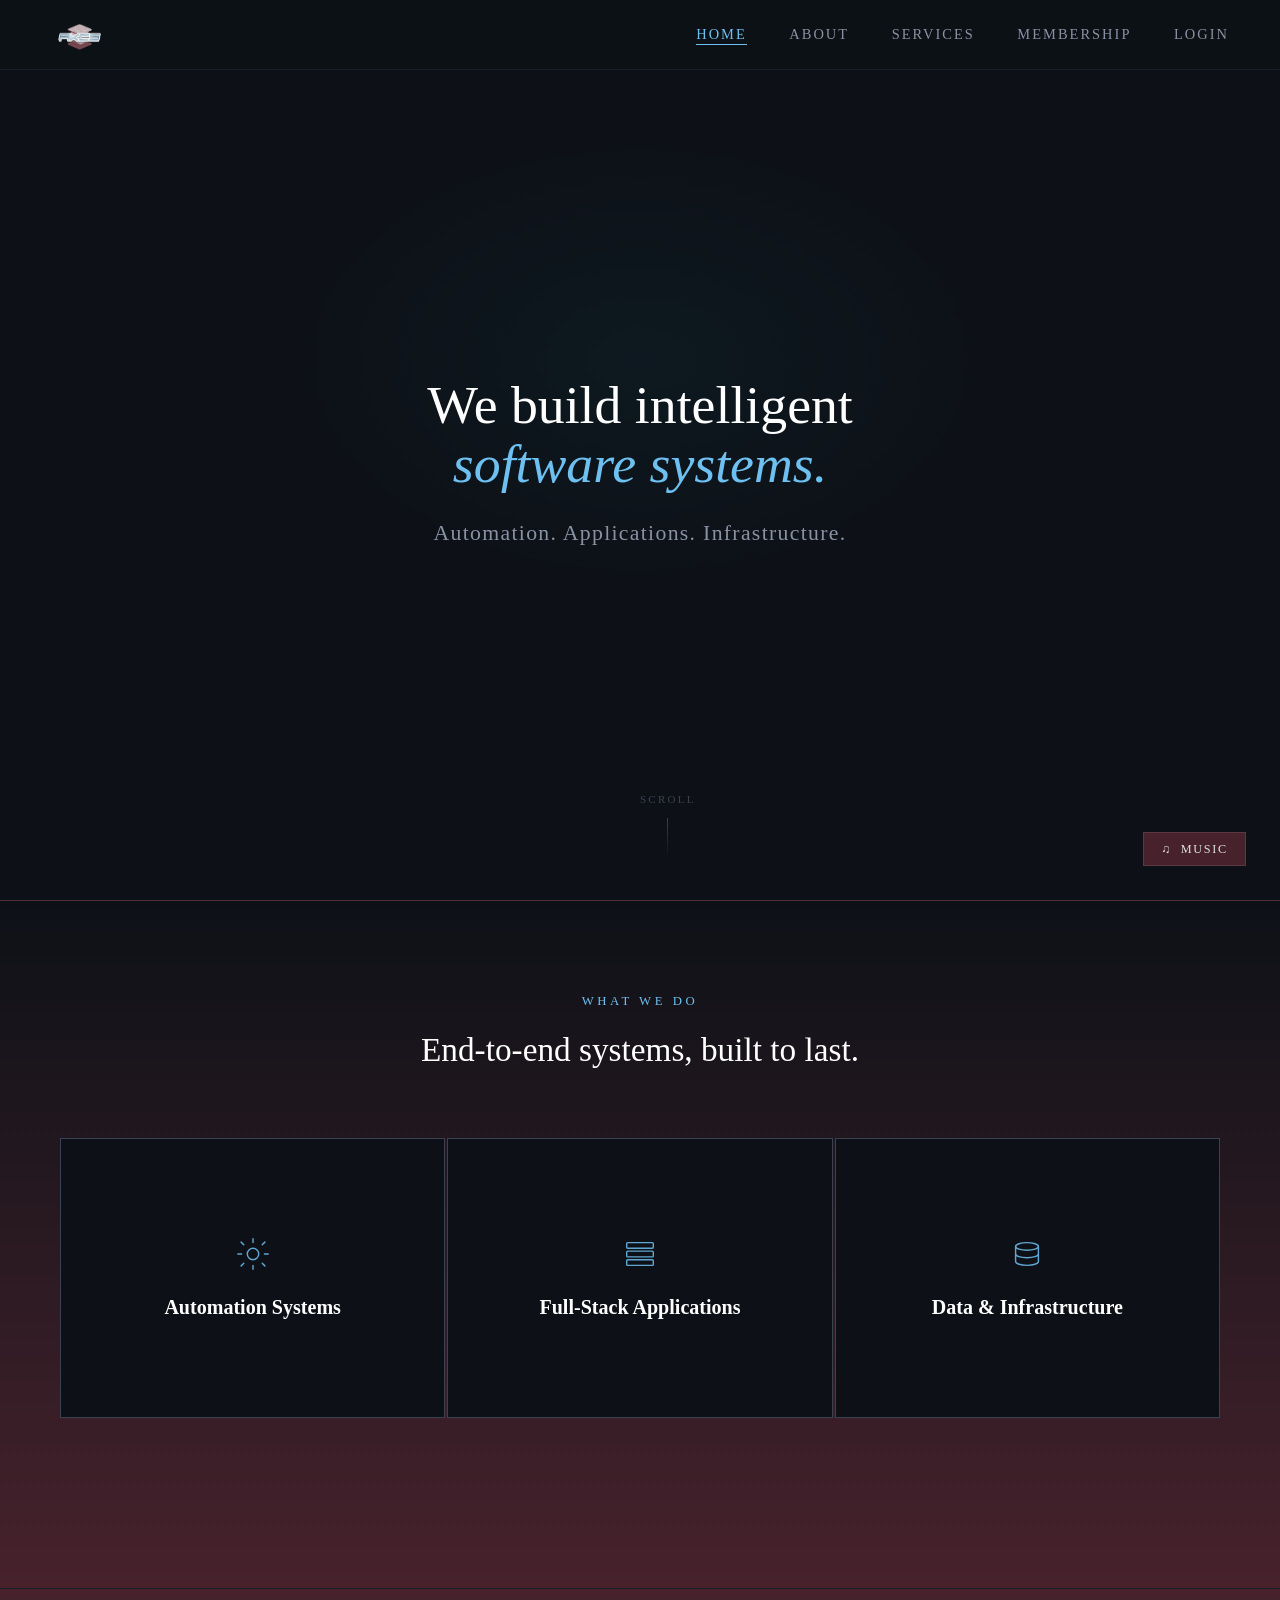
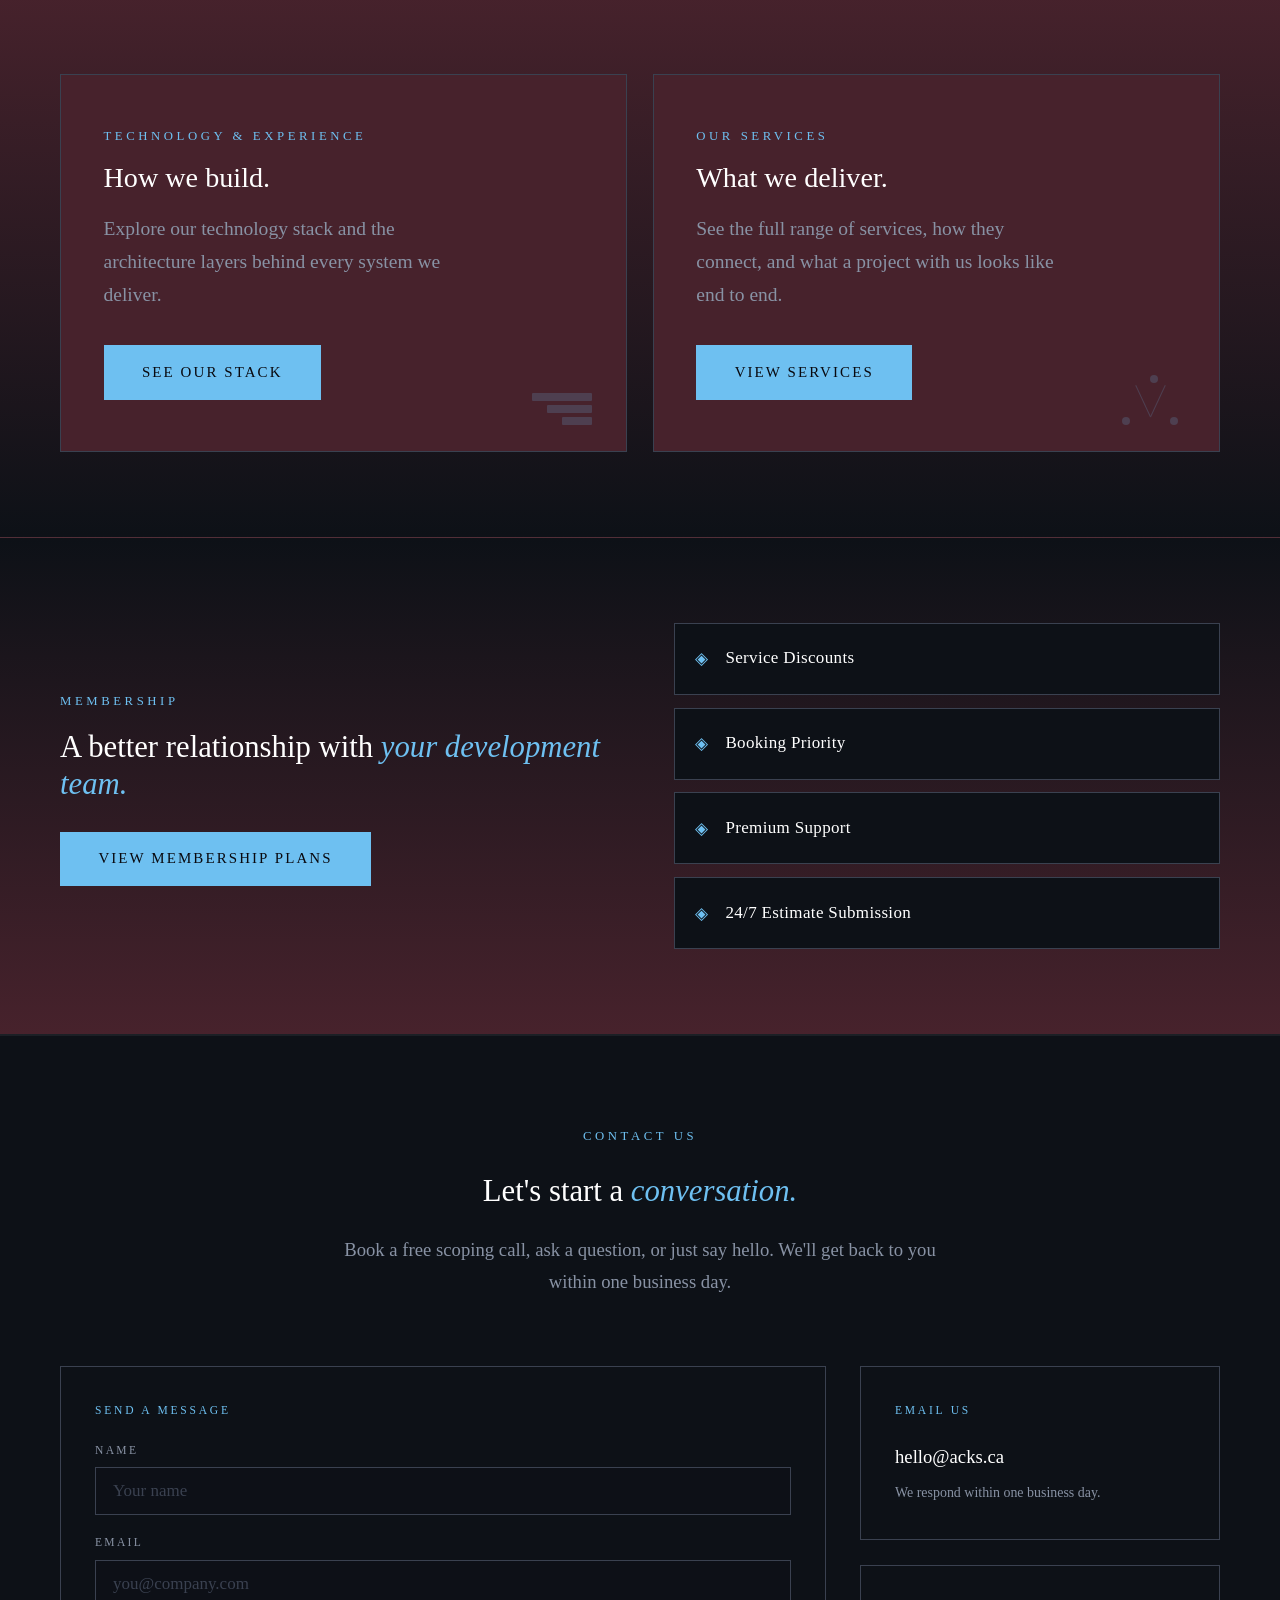
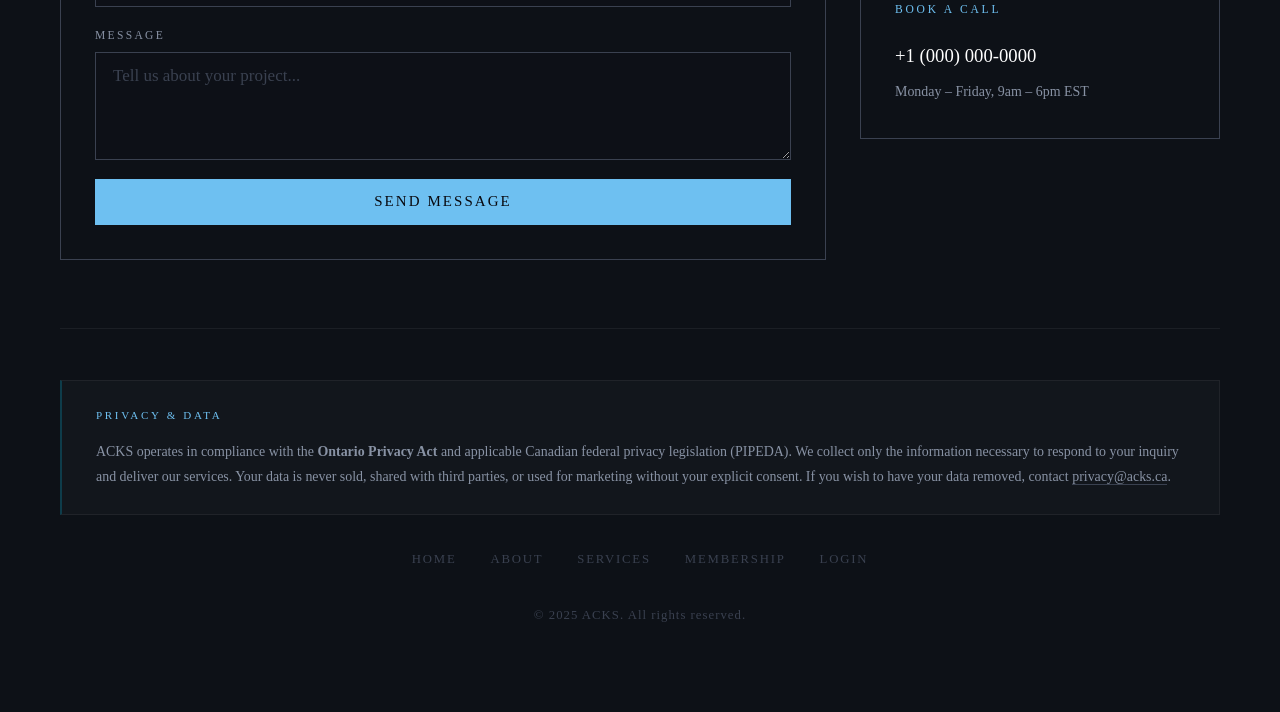
<file: index.html>
<!DOCTYPE html>
<html lang="en">
<head>
  <meta charset="UTF-8" />
  <meta name="viewport" content="width=device-width, initial-scale=1.0" />
  <title>AKCS — Intelligent Software Systems</title>
  <link rel="stylesheet" href="css/main.css" />
  <link rel="stylesheet" href="css/animation.css" />
  <link rel="stylesheet" href="css/responsive.css" />

  <style>
  body.page-home {
    background: #0d1117;
  }

  body.page-home #hero {
    background: #0d1117 !important;
  }

  body.page-home #value-statement {
    background: linear-gradient(180deg, #0d1117 0%, #47222c 100%) !important;
  }

  body.page-home #gateway {
    background: linear-gradient(180deg, #47222c 0%, #0d1117 100%) !important;
  }

  body.page-home #membership-home {
    background: linear-gradient(180deg, #0d1117 0%, #47222c 100%) !important;
  }

  body.page-home #lastPanel {
    background: linear-gradient(180deg, #47222c 0%, #0d1117 100%) !important;
  }

  body.page-home footer#contact {
    background: #0d1117 !important;
  }
</style>
  
<body class="page-home">

  <nav id="navbar">
    <a href="index.html" class="nav-logo">
      <img src="akcslogo.png" alt="AKCS logo" class="nav-logo-img" />
    </a>
    <ul class="nav-links">
      <li><a href="index.html" class="active">Home</a></li>
      <li><a href="about.html">About</a></li>
      <li><a href="services.html">Services</a></li>
      <li><a href="membership.html">Membership</a></li>
      <li><a href="login.html">Login</a></li>
    </ul>
    <button class="nav-toggle" aria-label="Toggle navigation">
      <span></span><span></span><span></span>
    </button>
  </nav>

  <!-- SCROLL NAV -->
  <nav id="scroll-nav" aria-hidden="true">
    <div class="snav-line"><div class="snav-progress"></div></div>
    <div class="snav-node" data-idx="0"><div class="snav-glow"></div><div class="snav-circle"></div></div>
    <div class="snav-node" data-idx="1"><div class="snav-glow"></div><div class="snav-circle"></div></div>
    <div class="snav-node" data-idx="2"><div class="snav-glow"></div><div class="snav-circle"></div></div>
    <div class="snav-node" data-idx="3"><div class="snav-glow"></div><div class="snav-circle"></div></div>
  </nav>

  <!-- HERO -->
  <section id="hero">
    <div class="hero-content">
      <h1>We build intelligent<br><span class="highlight">software systems.</span></h1>
      <p class="hero-sub">Automation. Applications. Infrastructure.</p>
    </div>

    <div class="scroll-cue" aria-hidden="true">
      <span>Scroll</span>
      <div class="scroll-cue-line"></div>
    </div>
  </section>

  <!-- VALUE STATEMENT (flip cards) -->
  <section id="value-statement">
    <div class="section-header fade-in">
      <span class="section-label">What We Do</span>
      <h2>End-to-end systems, built to last.</h2>
    </div>
    <div class="value-grid">

      <div class="value-block fade-in delay-1 flip-card">
        <div class="flip-inner">
          <div class="flip-front">
            <div class="value-icon" aria-hidden="true">
              <svg viewBox="0 0 40 40" fill="none" xmlns="http://www.w3.org/2000/svg">
                <circle cx="20" cy="20" r="6" stroke="currentColor" stroke-width="1.5"/>
                <path d="M20 4v4M20 32v4M4 20h4M32 20h4M7.5 7.5l2.8 2.8M29.7 29.7l2.8 2.8M7.5 32.5l2.8-2.8M29.7 10.3l2.8-2.8" stroke="currentColor" stroke-width="1.5" stroke-linecap="round"/>
              </svg>
            </div>
            <h3>Automation Systems</h3>
          </div>
          <div class="flip-back">
            <p>We design and build workflow automation that eliminates repetitive processes and scales with your business.</p>
          </div>
        </div>
      </div>

      <div class="value-block fade-in delay-2 flip-card">
        <div class="flip-inner">
          <div class="flip-front">
            <div class="value-icon" aria-hidden="true">
              <svg viewBox="0 0 40 40" fill="none" xmlns="http://www.w3.org/2000/svg">
                <rect x="6" y="26" width="28" height="6" rx="1" stroke="currentColor" stroke-width="1.5"/>
                <rect x="6" y="17" width="28" height="6" rx="1" stroke="currentColor" stroke-width="1.5"/>
                <rect x="6" y="8"  width="28" height="6" rx="1" stroke="currentColor" stroke-width="1.5"/>
              </svg>
            </div>
            <h3>Full-Stack Applications</h3>
          </div>
          <div class="flip-back">
            <p>From internal dashboards to customer-facing SaaS: we architect and deliver complete software applications.</p>
          </div>
        </div>
      </div>

      <div class="value-block fade-in delay-3 flip-card">
        <div class="flip-inner">
          <div class="flip-front">
            <div class="value-icon" aria-hidden="true">
              <svg viewBox="0 0 40 40" fill="none" xmlns="http://www.w3.org/2000/svg">
                <ellipse cx="20" cy="12" rx="12" ry="4" stroke="currentColor" stroke-width="1.5"/>
                <path d="M8 12v8c0 2.2 5.4 4 12 4s12-1.8 12-4v-8" stroke="currentColor" stroke-width="1.5"/>
                <path d="M8 20v8c0 2.2 5.4 4 12 4s12-1.8 12-4v-8" stroke="currentColor" stroke-width="1.5"/>
              </svg>
            </div>
            <h3>Data &amp; Infrastructure</h3>
          </div>
          <div class="flip-back">
            <p>Reliable pipelines, cloud infrastructure, and data systems that give you a clear picture of your operations.</p>
          </div>
        </div>
      </div>

    </div>
  </section>

  <!-- GATEWAY -->
  <section id="gateway">
    <div class="gateway-grid">
      <div class="gateway-card fade-in delay-1">
        <span class="section-label">Technology &amp; Experience</span>
        <h2>How we build.</h2>
        <p>Explore our technology stack and the architecture layers behind every system we deliver.</p>
        <a href="about.html" class="btn">See Our Stack</a>
        <div class="gateway-graphic" aria-hidden="true">
          <div class="graphic-tower">
            <div class="tower-layer"></div><div class="tower-layer"></div><div class="tower-layer"></div>
          </div>
        </div>
      </div>
      <div class="gateway-card fade-in delay-2">
        <span class="section-label">Our Services</span>
        <h2>What we deliver.</h2>
        <p>See the full range of services, how they connect, and what a project with us looks like end to end.</p>
        <a href="services.html" class="btn">View Services</a>
        <div class="gateway-graphic" aria-hidden="true">
          <div class="graphic-nodes">
            <div class="node-dot"></div><div class="node-dot"></div><div class="node-dot"></div>
            <div class="node-line"></div><div class="node-line"></div>
          </div>
        </div>
      </div>
    </div>
  </section>

  <!-- MEMBERSHIP INTRO — what membership means -->
  <section id="membership-home">
    <div class="membership-home-inner">
      <div class="membership-home-text fade-in">
        <span class="section-label">Membership</span>
        <h2>A better relationship with <span class="highlight">your development team.</span></h2>
        <a href="membership.html" class="btn" style="margin-top:0.5rem">View Membership Plans</a>
      </div>
      <div class="membership-home-benefits fade-in delay-2">

        <div class="mbr-flip-card" tabindex="0" role="button" aria-label="Service Discounts">
          <div class="mbr-inner">
            <div class="mbr-front">
              <span class="mbr-icon">◈</span>
              <strong>Service Discounts</strong>
            </div>
            <div class="mbr-back">
              <span class="mbr-icon">◈</span>
              <strong>Service Discounts</strong>
              <span>12–15% off all hourly rates, applied automatically on your estimates.</span>
            </div>
          </div>
        </div>

        <div class="mbr-flip-card" tabindex="0" role="button" aria-label="Booking Priority">
          <div class="mbr-inner">
            <div class="mbr-front">
              <span class="mbr-icon">◈</span>
              <strong>Booking Priority</strong>
            </div>
            <div class="mbr-back">
              <span class="mbr-icon">◈</span>
              <strong>Booking Priority</strong>
              <span>Members are queued ahead of standard requests — your project moves faster.</span>
            </div>
          </div>
        </div>

        <div class="mbr-flip-card" tabindex="0" role="button" aria-label="Premium Support">
          <div class="mbr-inner">
            <div class="mbr-front">
              <span class="mbr-icon">◈</span>
              <strong>Premium Support</strong>
            </div>
            <div class="mbr-back">
              <span class="mbr-icon">◈</span>
              <strong>Premium Support</strong>
              <span>Direct access to your assigned developer for questions and ongoing assistance.</span>
            </div>
          </div>
        </div>

        <div class="mbr-flip-card" tabindex="0" role="button" aria-label="24/7 Estimate Submission">
          <div class="mbr-inner">
            <div class="mbr-front">
              <span class="mbr-icon">◈</span>
              <strong>24/7 Estimate Submission</strong>
            </div>
            <div class="mbr-back">
              <span class="mbr-icon">◈</span>
              <strong>24/7 Estimate Submission</strong>
              <span>Submit project estimates any time — we start processing immediately.</span>
            </div>
          </div>
        </div>

      </div>
    </div>
  </section>

  <!-- CONTACT FOOTER -->
  <footer id="contact">
    <div class="contact-inner">
      <div class="contact-header fade-in">
        <span class="section-label">Contact Us</span>
        <h2>Let's start a <span class="highlight">conversation.</span></h2>
        <p>Book a free scoping call, ask a question, or just say hello. We'll get back to you within one business day.</p>
      </div>
      <div class="contact-grid">
        <div class="contact-card beam-card fade-in delay-1">
          <span class="contact-card-label">Send a Message</span>
          <div class="form-group"><label>Name</label><input type="text" placeholder="Your name" /></div>
          <div class="form-group"><label>Email</label><input type="email" placeholder="you@company.com" /></div>
          <div class="form-group"><label>Message</label><textarea rows="4" placeholder="Tell us about your project..."></textarea></div>
          <button class="btn" style="width:100%">Send Message</button>
        </div>
        <div class="contact-info-col">
          <div class="contact-card beam-card fade-in delay-2">
            <span class="contact-card-label">Email Us</span>
            <a href="mailto:hello@acks.ca" class="contact-link">hello@acks.ca</a>
            <p class="contact-note">We respond within one business day.</p>
          </div>
          <div class="contact-card beam-card fade-in delay-3">
            <span class="contact-card-label">Book a Call</span>
            <a href="tel:+1-000-000-0000" class="contact-link">+1 (000) 000-0000</a>
            <p class="contact-note">Monday – Friday, 9am – 6pm EST</p>
          </div>
        </div>
      </div>
      <div class="footer-bottom fade-in">
        <div class="footer-privacy">
          <span class="privacy-label">Privacy &amp; Data</span>
          <p>ACKS operates in compliance with the <strong>Ontario Privacy Act</strong> and applicable Canadian federal privacy legislation (PIPEDA). We collect only the information necessary to respond to your inquiry and deliver our services. Your data is never sold, shared with third parties, or used for marketing without your explicit consent. If you wish to have your data removed, contact <a href="mailto:privacy@acks.ca">privacy@acks.ca</a>.</p>
        </div>
        <div class="footer-links">
          <a href="index.html">Home</a><a href="about.html">About</a>
          <a href="services.html">Services</a><a href="membership.html">Membership</a><a href="login.html">Login</a>
        </div>
        <p class="footer-copy">© 2025 ACKS. All rights reserved.</p>
      </div>
    </div>
  </footer>

  <!-- MUSIC WIDGET -->
  <div id="music-widget">
    <button id="music-toggle" aria-label="Toggle music player">
      <span id="music-icon">♫</span>
      <span id="music-label">Music</span>
    </button>
    <div id="spotify-embed">
      <iframe src="https://open.spotify.com/embed/playlist/1i5lGbRIWZSFJT9s9025i8?utm_source=generator&theme=0"
        width="300" height="152" frameborder="0"
        allow="autoplay; clipboard-write; encrypted-media; fullscreen; picture-in-picture"
        loading="lazy"></iframe>
    </div>
  </div>

  <!-- SCROLL BALL -->
  <div id="scroll-ball" aria-hidden="true">
    <div class="ball-core"></div>
    <div class="ball-shine"></div>
  </div>

  <script src="js/main.js"></script>
</body>
</html>
</file>
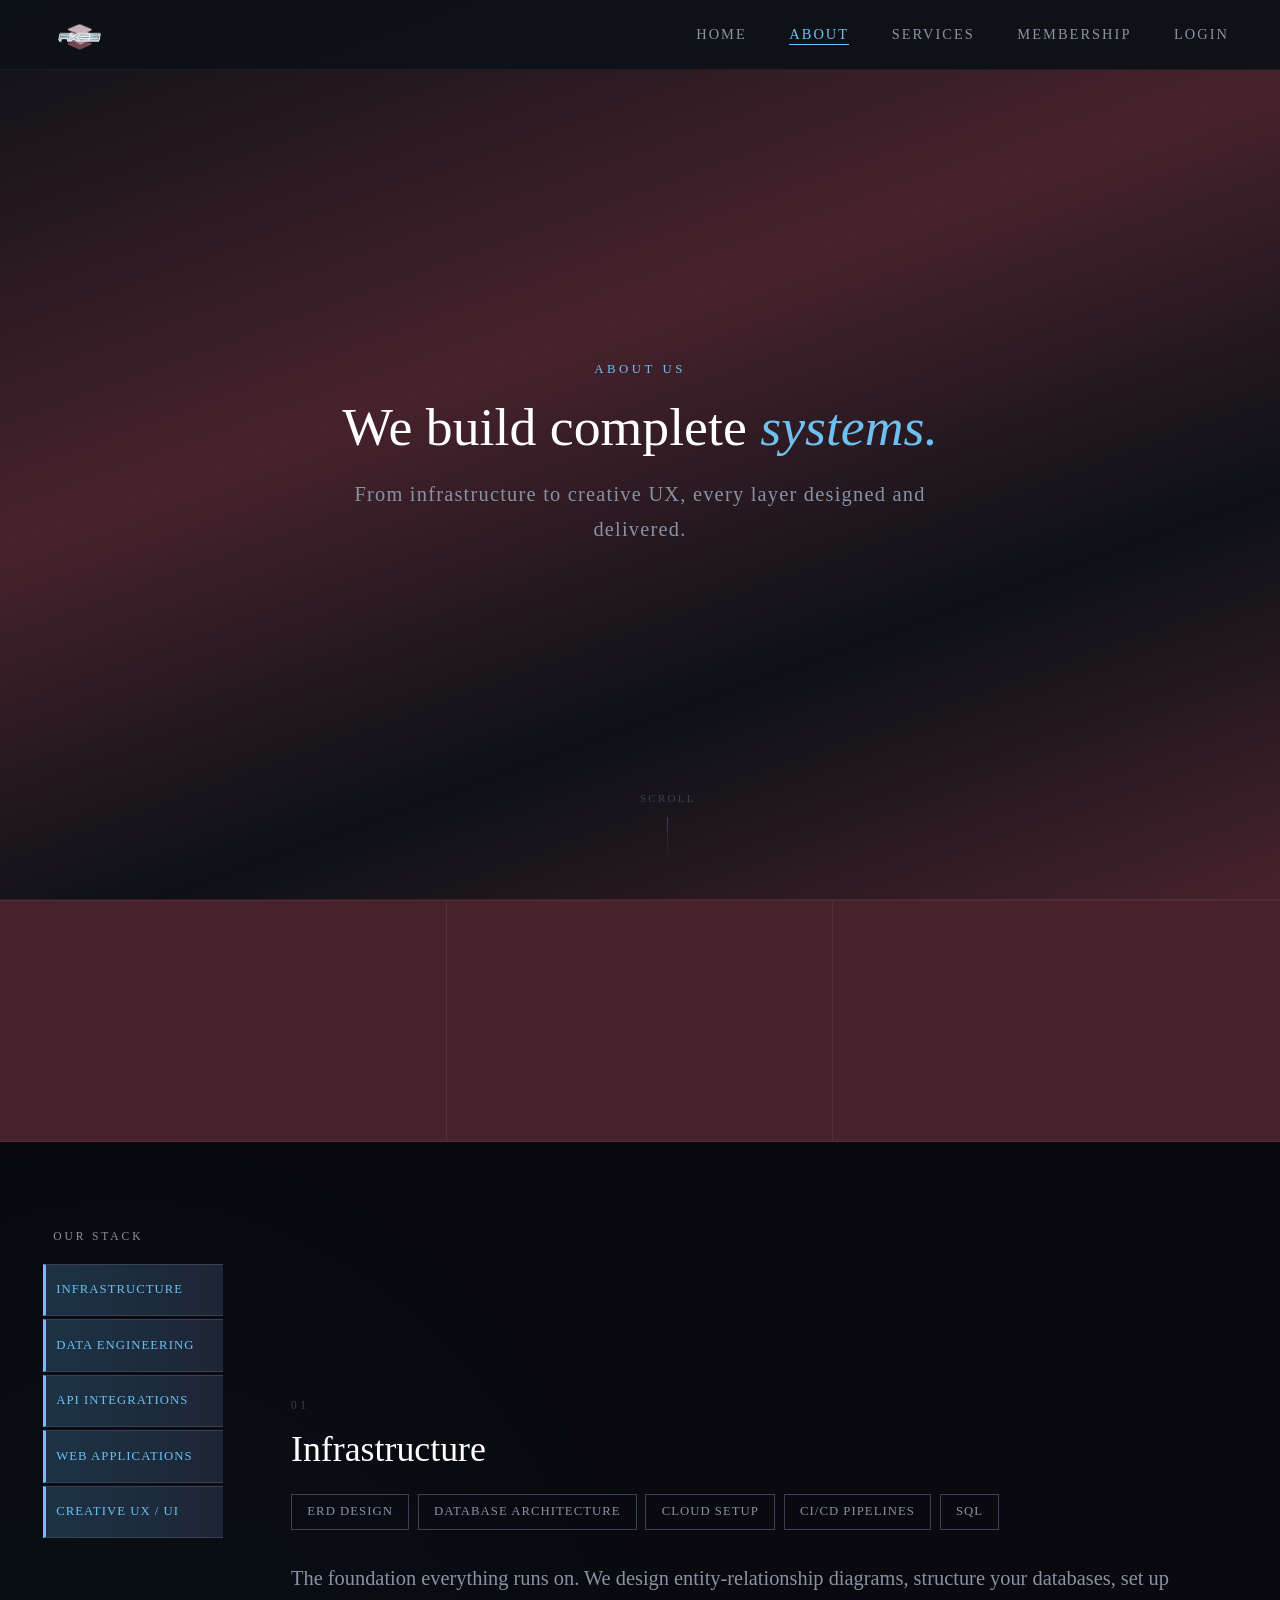
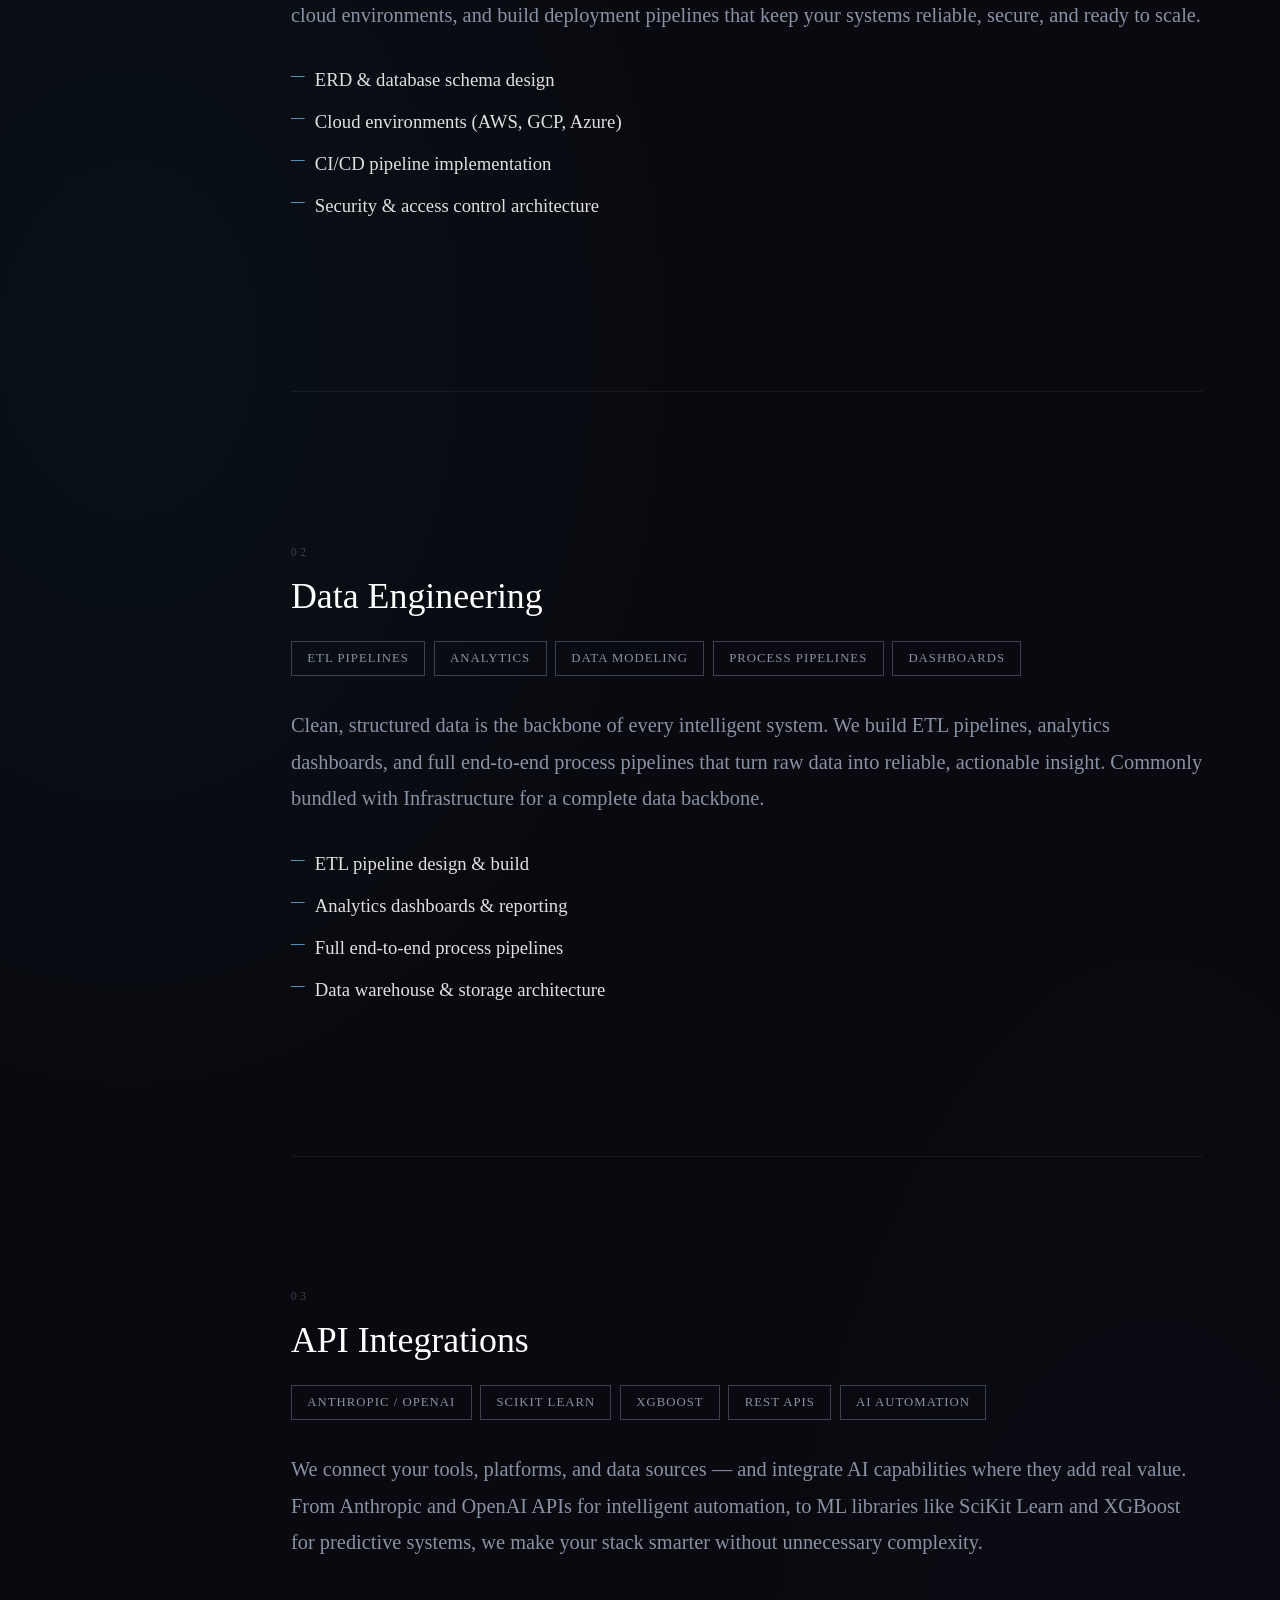
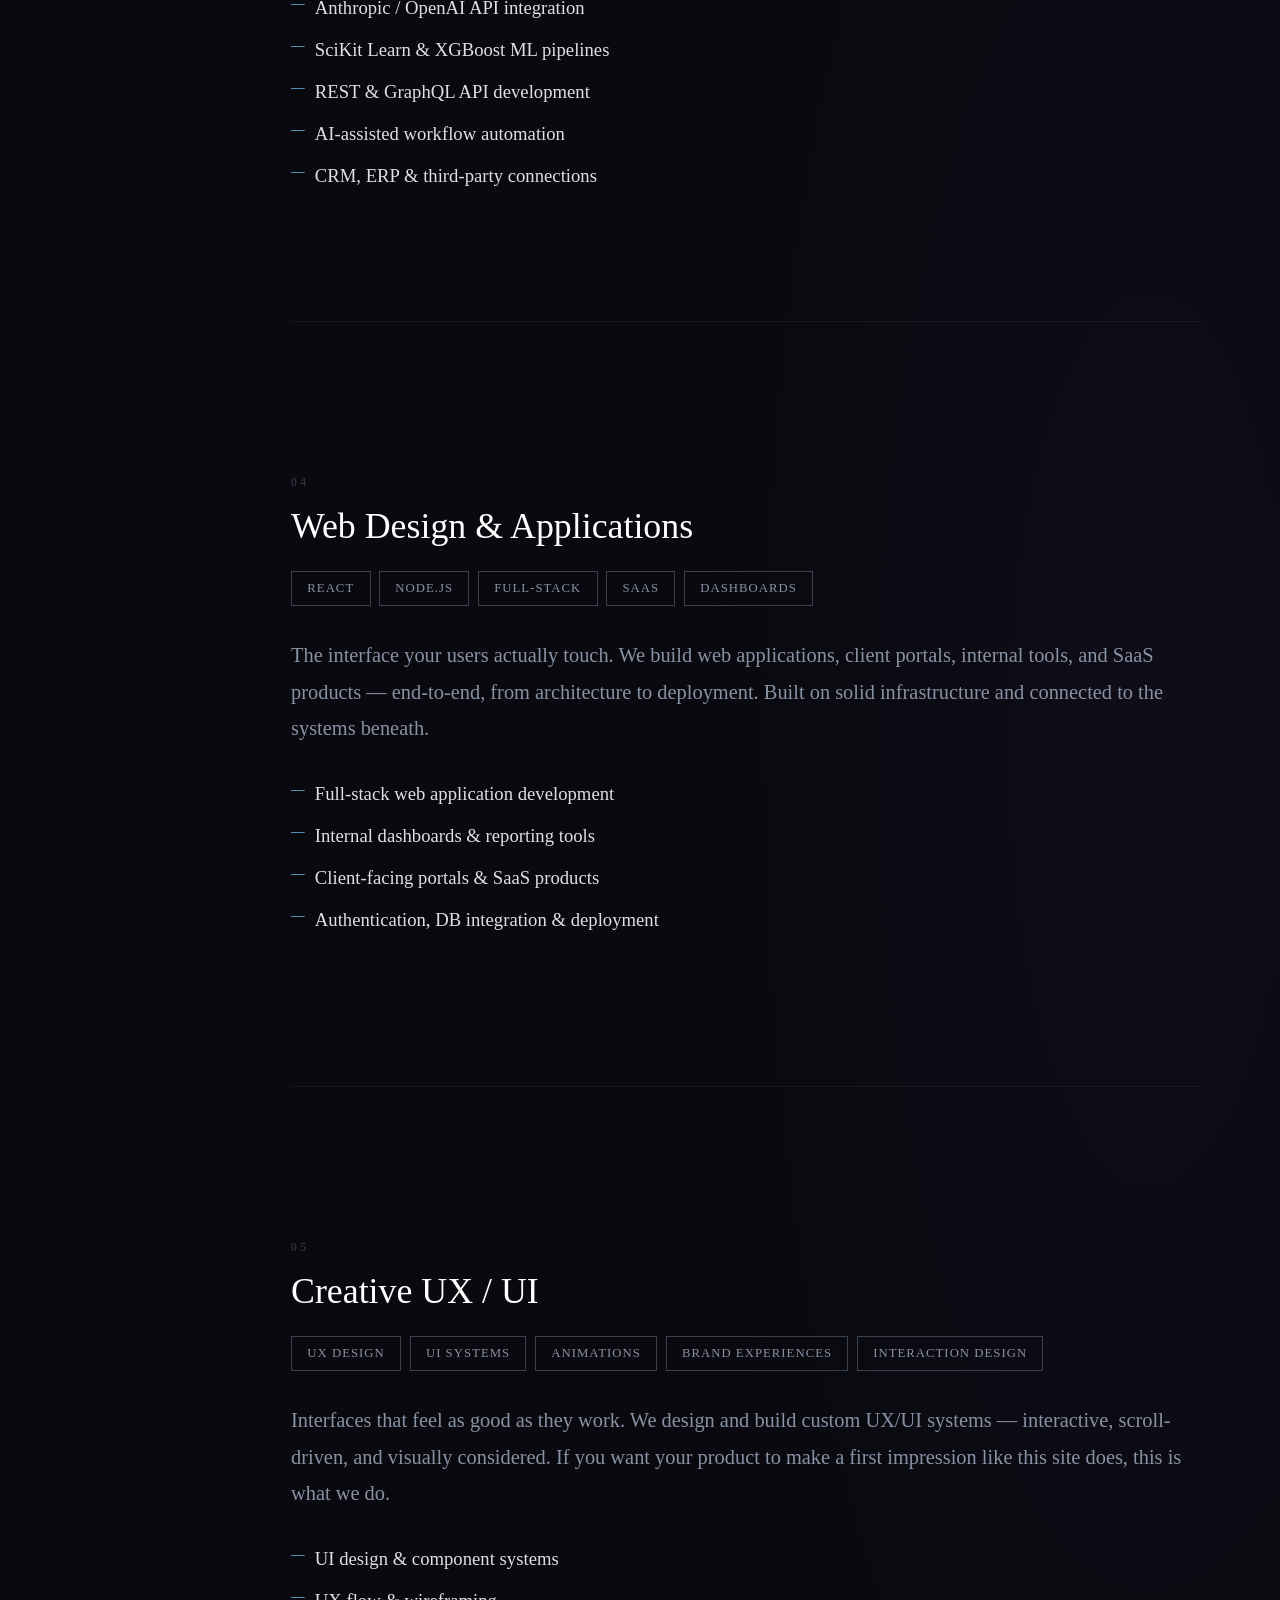
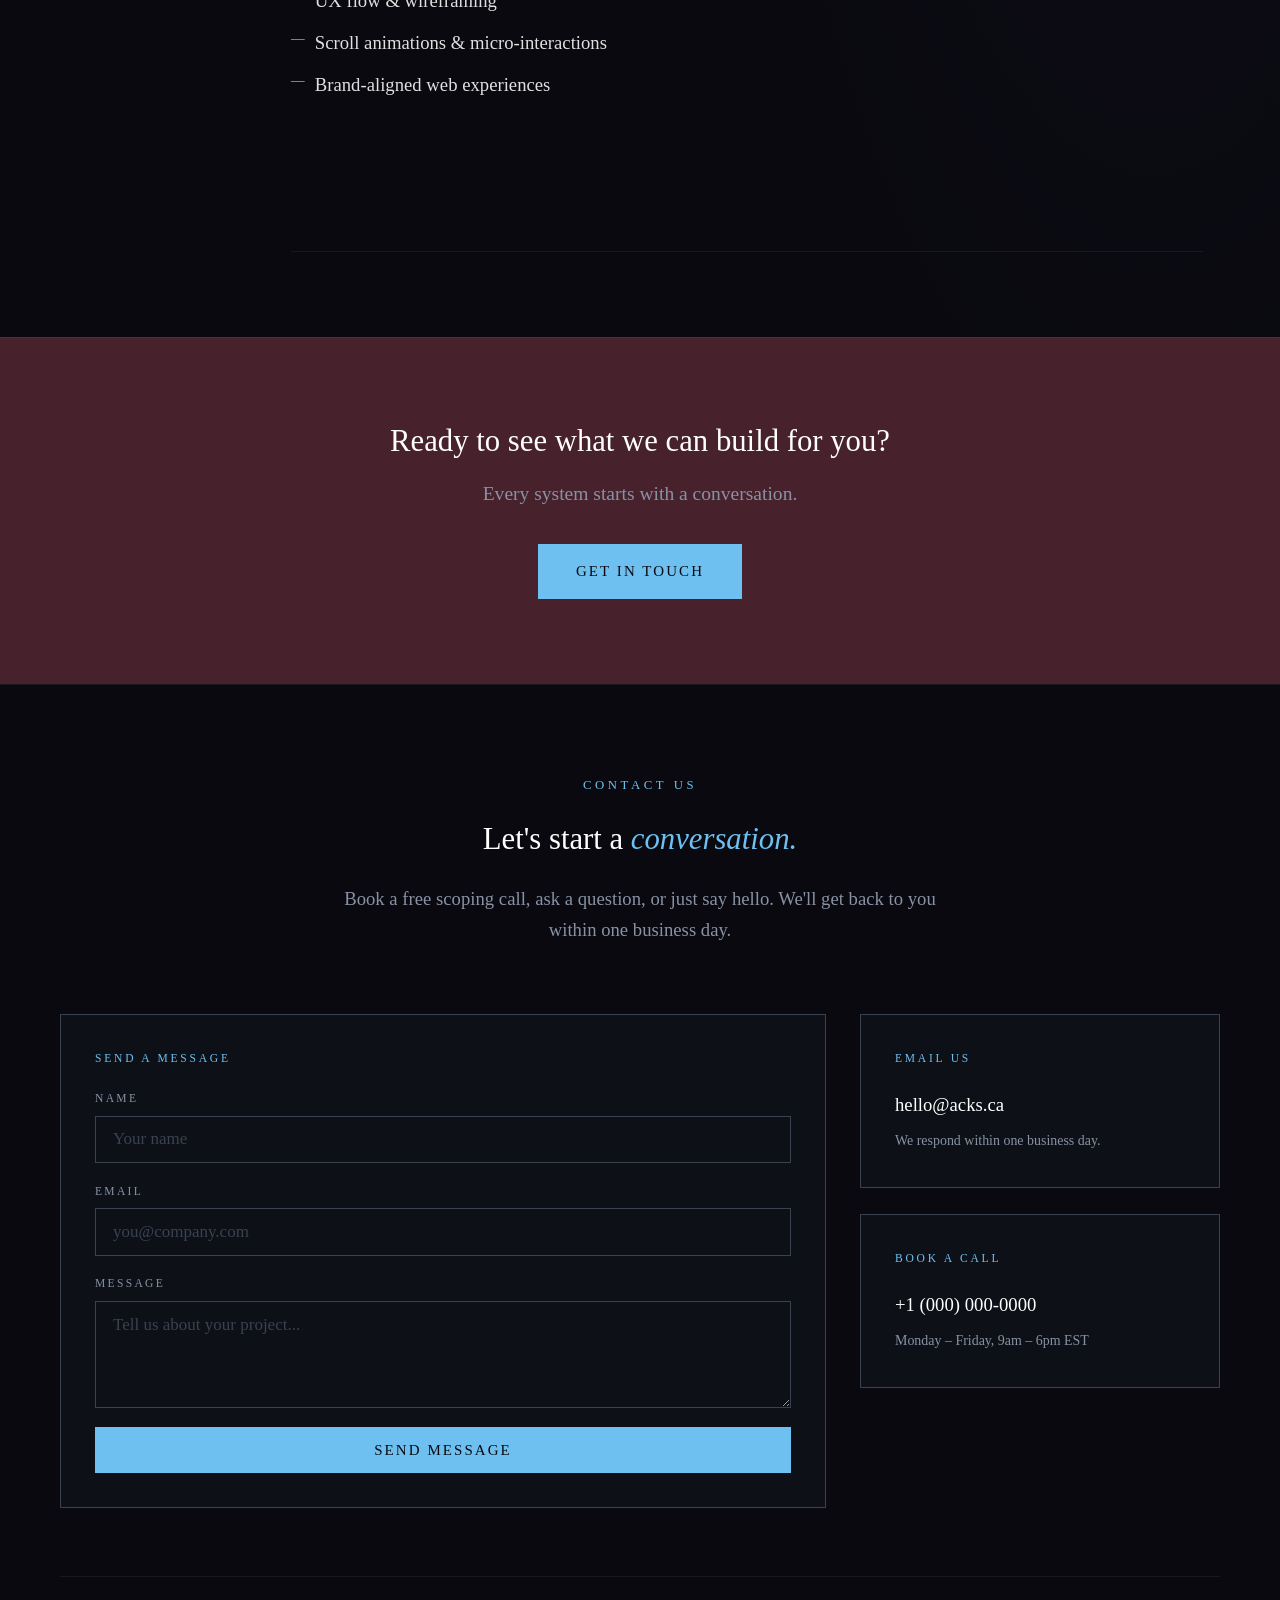
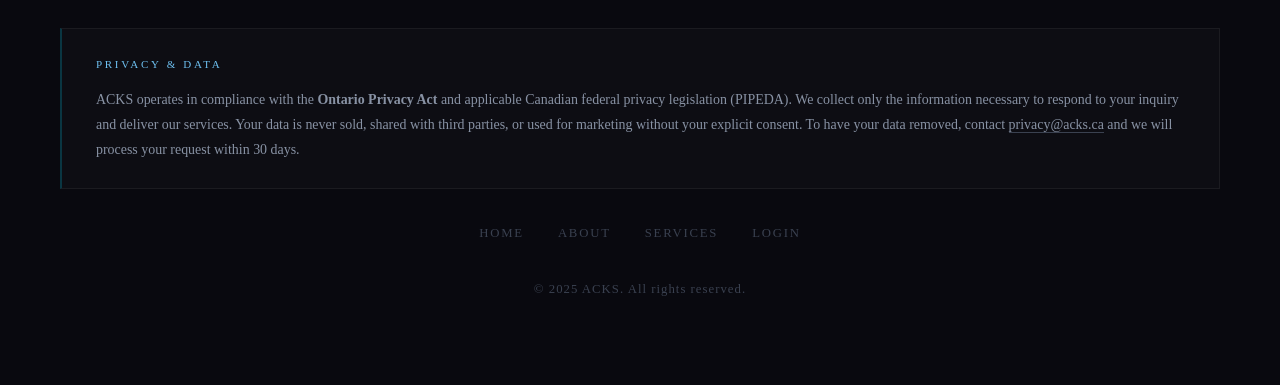
<file: about.html>
<!DOCTYPE html>
<html lang="en">
<head>
  <meta charset="UTF-8" />
  <meta name="viewport" content="width=device-width, initial-scale=1.0" />
  <title>About — ACKS</title>
  <link rel="stylesheet" href="css/main.css" />
  <link rel="stylesheet" href="css/animation.css" />
  <link rel="stylesheet" href="css/responsive.css" />

<style>
  body.page-about, body.page-services, body.page-membership {
    background: linear-gradient(160deg, #0d1117 0%, #47222c 40%, #0d1117 70%, #47222c 100%);
    background-attachment: fixed;
  }
</style>
</head>
<body class="page-about">

  <nav id="navbar">
    <a href="index.html" class="nav-logo">
      <img src="akcslogo.png" alt="AKCS logo" class="nav-logo-img" />
    </a>
    <ul class="nav-links">
      <li><a href="index.html">Home</a></li>
      <li><a href="about.html" class="active">About</a></li>
      <li><a href="services.html">Services</a></li>
      <li><a href="membership.html">Membership</a></li>
      <li><a href="login.html">Login</a></li>
    </ul>
    <button class="nav-toggle" aria-label="Toggle navigation">
      <span></span><span></span><span></span>
    </button>
  </nav>

  <header id="about-hero">
    <div class="page-header-content">
      <span class="section-label">About Us</span>
      <h1>We build complete <span class="highlight">systems.</span></h1>
      <p class="hero-sub">From infrastructure to creative UX, every layer designed and delivered.</p>
    </div>
    <div class="page-hero-scroll-cue" aria-hidden="true">
      <span>Scroll</span>
      <div class="scroll-cue-line"></div>
    </div>
  </header>

  <!-- RED-THEME SME BANNER — flip cards -->
  <div id="about-sme-banner">
    <div class="about-banner-inner">

      <div class="about-banner-flip-card" tabindex="0" role="button" aria-label="Flip card: Competitive Pricing">
        <div class="abf-inner">
          <div class="abf-front">
            <span class="banner-label">Competitive Pricing</span>
            <h4>Enterprise quality. Not enterprise rates.</h4>
            <span class="abf-hint">Click to learn more</span>
          </div>
          <div class="abf-back">
            <span class="banner-label">Competitive Pricing</span>
            <h4>Enterprise quality. Not enterprise rates.</h4>
            <p>We offer the same technical depth architecture, data engineering, AI integration as corporate consulting firms, at rates designed for growing businesses. Transparent hourly billing, no surprise invoices.</p>
          </div>
        </div>
      </div>

      <div class="about-banner-flip-card" tabindex="0" role="button" aria-label="Flip card: Your Platform, Your Choice">
        <div class="abf-inner">
          <div class="abf-front">
            <span class="banner-label">Your Platform, Your Choice</span>
            <h4>We work with what works for you.</h4>
            <span class="abf-hint">Click to learn more</span>
          </div>
          <div class="abf-back">
            <span class="banner-label">Your Platform, Your Choice</span>
            <h4>We work with what works for you.</h4>
            <p>Large corporations push tools built for corporations with rigid platforms that don't fit how your team works. We adapt our approach to your environment, your stack, and your process, not the other way around.</p>
          </div>
        </div>
      </div>

      <div class="about-banner-flip-card" tabindex="0" role="button" aria-label="Flip card: Built for SMEs Specifically">
        <div class="abf-inner">
          <div class="abf-front">
            <span class="banner-label">Built for SMEs Specifically</span>
            <h4>Processes designed for your scale.</h4>
            <span class="abf-hint">Click to learn more</span>
          </div>
          <div class="abf-back">
            <span class="banner-label">Built for SMEs Specifically</span>
            <h4>Processes designed for your scale.</h4>
            <p>We scope, design, and deliver systems at the right size, ones your team can actually use, maintain, and grow with. No dedicated IT department required to keep them running.</p>
          </div>
        </div>
      </div>

    </div>
  </div>

  <!-- STACK TOWER -->
  <section id="stack-section">
    <div class="stack-layout">

      <!-- Far-left sidebar tower -->
      <div class="tower-visual" id="tower-visual">
        <p class="tower-heading">Our Stack</p>
        <div class="tower-track">
          <div class="tower-block" data-index="0"><span class="tower-label">Infrastructure</span></div>
          <div class="tower-block" data-index="1"><span class="tower-label">Data Engineering</span></div>
          <div class="tower-block" data-index="2"><span class="tower-label">API Integrations</span></div>
          <div class="tower-block" data-index="3"><span class="tower-label">Web Applications</span></div>
          <div class="tower-block" data-index="4"><span class="tower-label">Creative UX / UI</span></div>
        </div>
      </div>

      <div class="layer-panels">

        <div class="stack-layer" data-layer="0" id="layer-infrastructure">
          <div class="layer-content">
            <span class="layer-number">01</span>
            <h3>Infrastructure</h3>
            <div class="layer-keywords"><span>ERD Design</span><span>Database Architecture</span><span>Cloud Setup</span><span>CI/CD Pipelines</span><span>SQL</span></div>
            <p class="layer-description">The foundation everything runs on. We design entity-relationship diagrams, structure your databases, set up cloud environments, and build deployment pipelines that keep your systems reliable, secure, and ready to scale.</p>
            <ul class="layer-details">
              <li>ERD &amp; database schema design</li>
              <li>Cloud environments (AWS, GCP, Azure)</li>
              <li>CI/CD pipeline implementation</li>
              <li>Security &amp; access control architecture</li>
            </ul>
          </div>
        </div>

        <div class="stack-layer" data-layer="1" id="layer-data">
          <div class="layer-content">
            <span class="layer-number">02</span>
            <h3>Data Engineering</h3>
            <div class="layer-keywords"><span>ETL Pipelines</span><span>Analytics</span><span>Data Modeling</span><span>Process Pipelines</span><span>Dashboards</span></div>
            <p class="layer-description">Clean, structured data is the backbone of every intelligent system. We build ETL pipelines, analytics dashboards, and full end-to-end process pipelines that turn raw data into reliable, actionable insight. Commonly bundled with Infrastructure for a complete data backbone.</p>
            <ul class="layer-details">
              <li>ETL pipeline design &amp; build</li>
              <li>Analytics dashboards &amp; reporting</li>
              <li>Full end-to-end process pipelines</li>
              <li>Data warehouse &amp; storage architecture</li>
            </ul>
          </div>
        </div>

        <div class="stack-layer" data-layer="2" id="layer-apis">
          <div class="layer-content">
            <span class="layer-number">03</span>
            <h3>API Integrations</h3>
            <div class="layer-keywords"><span>Anthropic / OpenAI</span><span>SciKit Learn</span><span>XGBoost</span><span>REST APIs</span><span>AI Automation</span></div>
            <p class="layer-description">We connect your tools, platforms, and data sources — and integrate AI capabilities where they add real value. From Anthropic and OpenAI APIs for intelligent automation, to ML libraries like SciKit Learn and XGBoost for predictive systems, we make your stack smarter without unnecessary complexity.</p>
            <ul class="layer-details">
              <li>Anthropic / OpenAI API integration</li>
              <li>SciKit Learn &amp; XGBoost ML pipelines</li>
              <li>REST &amp; GraphQL API development</li>
              <li>AI-assisted workflow automation</li>
              <li>CRM, ERP &amp; third-party connections</li>
            </ul>
          </div>
        </div>

        <div class="stack-layer" data-layer="3" id="layer-applications">
          <div class="layer-content">
            <span class="layer-number">04</span>
            <h3>Web Design &amp; Applications</h3>
            <div class="layer-keywords"><span>React</span><span>Node.js</span><span>Full-Stack</span><span>SaaS</span><span>Dashboards</span></div>
            <p class="layer-description">The interface your users actually touch. We build web applications, client portals, internal tools, and SaaS products — end-to-end, from architecture to deployment. Built on solid infrastructure and connected to the systems beneath.</p>
            <ul class="layer-details">
              <li>Full-stack web application development</li>
              <li>Internal dashboards &amp; reporting tools</li>
              <li>Client-facing portals &amp; SaaS products</li>
              <li>Authentication, DB integration &amp; deployment</li>
            </ul>
          </div>
        </div>

        <div class="stack-layer" data-layer="4" id="layer-creative">
          <div class="layer-content">
            <span class="layer-number">05</span>
            <h3>Creative UX / UI</h3>
            <div class="layer-keywords"><span>UX Design</span><span>UI Systems</span><span>Animations</span><span>Brand Experiences</span><span>Interaction Design</span></div>
            <p class="layer-description">Interfaces that feel as good as they work. We design and build custom UX/UI systems — interactive, scroll-driven, and visually considered. If you want your product to make a first impression like this site does, this is what we do.</p>
            <ul class="layer-details">
              <li>UI design &amp; component systems</li>
              <li>UX flow &amp; wireframing</li>
              <li>Scroll animations &amp; micro-interactions</li>
              <li>Brand-aligned web experiences</li>
            </ul>
          </div>
        </div>

      </div>
    </div>
  </section>

  <!-- CTA -->
  <section id="about-cta">
    <div class="cta-content fade-in">
      <h2>Ready to see what we can build for you?</h2>
      <p>Every system starts with a conversation.</p>
      <a href="services.html#contact" class="btn">Get in Touch</a>
    </div>
  </section>

  <!-- CONTACT FOOTER -->
  <footer id="contact">
    <div class="contact-inner">
      <div class="contact-header fade-in">
        <span class="section-label">Contact Us</span>
        <h2>Let's start a <span class="highlight">conversation.</span></h2>
        <p>Book a free scoping call, ask a question, or just say hello. We'll get back to you within one business day.</p>
      </div>
      <div class="contact-grid">
        <div class="contact-card beam-card fade-in delay-1">
          <span class="contact-card-label">Send a Message</span>
          <div class="form-group"><label>Name</label><input type="text" placeholder="Your name" /></div>
          <div class="form-group"><label>Email</label><input type="email" placeholder="you@company.com" /></div>
          <div class="form-group"><label>Message</label><textarea rows="4" placeholder="Tell us about your project..."></textarea></div>
          <button class="btn" style="width:100%">Send Message</button>
        </div>
        <div class="contact-info-col">
          <div class="contact-card beam-card fade-in delay-2">
            <span class="contact-card-label">Email Us</span>
            <a href="mailto:hello@acks.ca" class="contact-link">hello@acks.ca</a>
            <p class="contact-note">We respond within one business day.</p>
          </div>
          <div class="contact-card beam-card fade-in delay-3">
            <span class="contact-card-label">Book a Call</span>
            <a href="tel:+1-000-000-0000" class="contact-link">+1 (000) 000-0000</a>
            <p class="contact-note">Monday – Friday, 9am – 6pm EST</p>
          </div>
        </div>
      </div>
      <div class="footer-bottom fade-in">
        <div class="footer-privacy">
          <span class="privacy-label">Privacy &amp; Data</span>
          <p>ACKS operates in compliance with the <strong>Ontario Privacy Act</strong> and applicable Canadian federal privacy legislation (PIPEDA). We collect only the information necessary to respond to your inquiry and deliver our services. Your data is never sold, shared with third parties, or used for marketing without your explicit consent. To have your data removed, contact <a href="mailto:privacy@acks.ca">privacy@acks.ca</a> and we will process your request within 30 days.</p>
        </div>
        <div class="footer-links">
          <a href="index.html">Home</a><a href="about.html">About</a>
          <a href="services.html">Services</a><a href="login.html">Login</a>
        </div>
        <p class="footer-copy">© 2025 ACKS. All rights reserved.</p>
      </div>
    </div>
  </footer>

  <script src="js/main.js"></script>
</body>
</html>
</file>
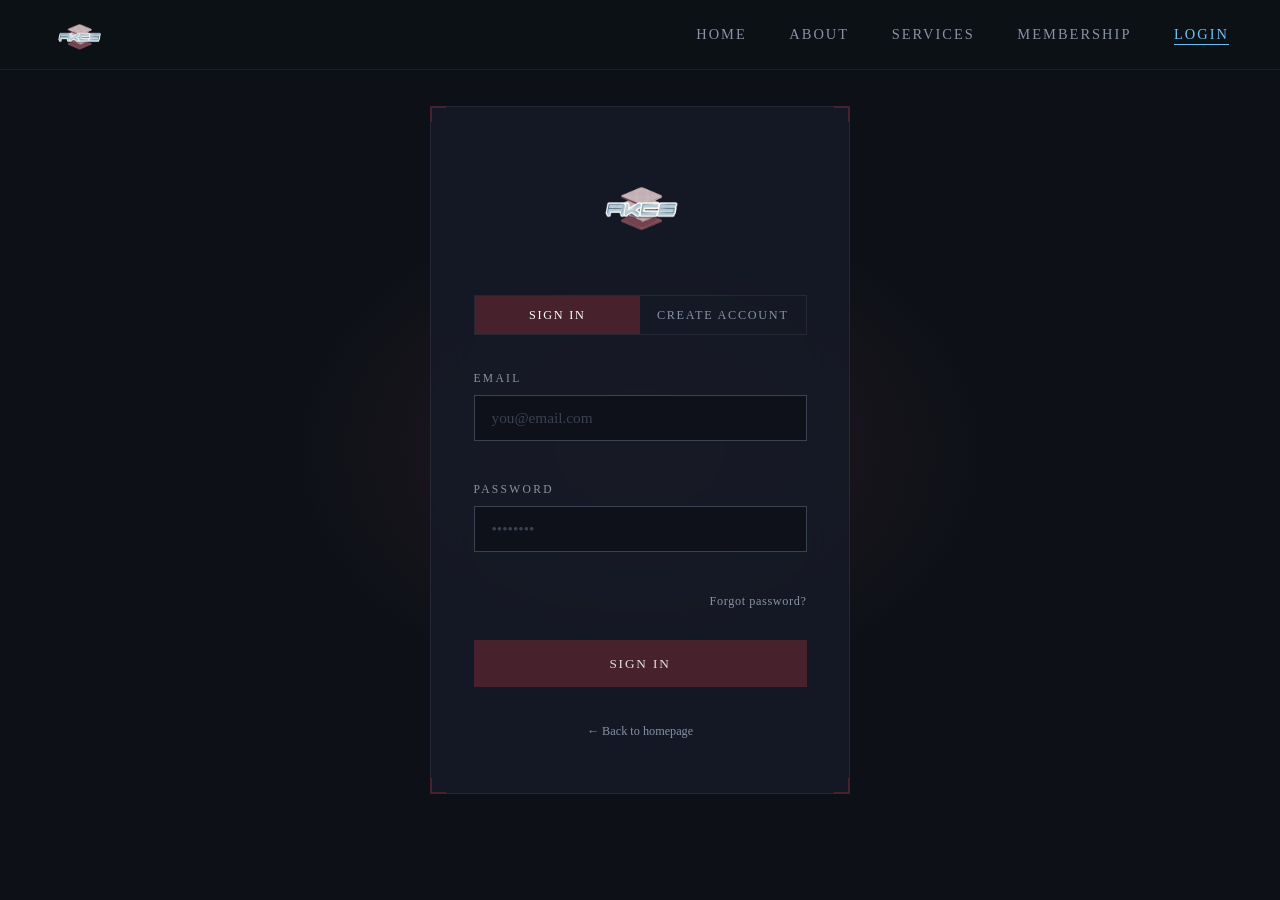
<file: login.html>
<!DOCTYPE html>
<html lang="en">
<head>
  <meta charset="UTF-8" />
  <meta name="viewport" content="width=device-width, initial-scale=1.0" />
  <title>Login — ACKS</title>
  <link rel="stylesheet" href="css/main.css" />
  <link rel="stylesheet" href="css/animation.css" />
  <link rel="stylesheet" href="css/responsive.css" />
  <style>
    .page-login {
      --color-bg: #0d1117;
    }

    #login-section {
      min-height: 100vh;
      display: flex;
      align-items: center;
      justify-content: center;
      padding: 2rem;
      position: relative;
      overflow: hidden;
      background: var(--color-bg);
    }

    #login-section::before {
      content: '';
      position: absolute;
      top: 50%;
      left: 50%;
      transform: translate(-50%, -50%);
      width: 700px;
      height: 500px;
      background: radial-gradient(ellipse, rgba(71,34,44,0.45) 0%, transparent 70%);
      pointer-events: none;
    }

    .login-card {
      position: relative;
      z-index: 1;
      width: 100%;
      max-width: 420px;
      background: rgba(22, 27, 39, 0.85);
      border: 1px solid rgba(255,255,255,0.07);
      backdrop-filter: blur(20px);
      padding: 3rem 2.5rem;
      animation: cardReveal 0.6s ease both;
    }

    @keyframes cardReveal {
      from { opacity: 0; transform: translateY(20px); }
      to   { opacity: 1; transform: translateY(0); }
    }

    .login-logo {
      display: flex;
      justify-content: center;
      margin-bottom: 2.5rem;
    }

    .login-logo img {
      height: 95px;
      width: auto;
    }

    .auth-tabs {
      display: grid;
      grid-template-columns: 1fr 1fr;
      border: 1px solid rgba(255,255,255,0.07);
      margin-bottom: 2rem;
    }

    .auth-tab {
      padding: 0.65rem;
      text-align: center;
      font-size: 0.72rem;
      letter-spacing: 0.14em;
      text-transform: uppercase;
      color: #8892a4;
      cursor: pointer;
      border: none;
      background: none;
      font-family: Georgia, 'Times New Roman', serif;
      transition: color 0.2s, background 0.2s;
    }

    .auth-tab.active {
      background: #47222c;
      color: #ffffff;
    }

    .auth-tab:hover:not(.active) {
      color: #e0e0e0;
      background: rgba(71,34,44,0.2);
    }

    .auth-form {
      display: none;
      flex-direction: column;
      gap: 1.2rem;
    }

    .auth-form.active {
      display: flex;
    }

    .form-group {
      display: flex;
      flex-direction: column;
      gap: 0.4rem;
    }

    .form-group label {
      font-size: 0.68rem;
      letter-spacing: 0.2em;
      text-transform: uppercase;
      color: #8892a4;
    }

    .form-group input {
      background: rgba(13,17,23,0.8);
      border: 1px solid #3a4150;
      color: #e0e0e0;
      font-family: Georgia, 'Times New Roman', serif;
      font-size: 0.9rem;
      padding: 0.75rem 1rem;
      outline: none;
      transition: border-color 0.2s, box-shadow 0.2s;
      width: 100%;
    }

    .form-group input::placeholder {
      color: #3a4150;
    }

    .form-group input:focus {
      border-color: #47222c;
      box-shadow: 0 0 0 2px rgba(71,34,44,0.25);
    }

    .btn-auth {
      margin-top: 0.5rem;
      padding: 0.85rem;
      background: #47222c;
      border: 1px solid #47222c;
      color: #e0e0e0;
      font-family: Georgia, 'Times New Roman', serif;
      font-size: 0.78rem;
      letter-spacing: 0.14em;
      text-transform: uppercase;
      cursor: pointer;
      transition: background 0.2s, color 0.2s;
      width: 100%;
    }

    .btn-auth:hover {
      background: transparent;
      color: #e0e0e0;
    }

    .forgot-link {
      font-size: 0.72rem;
      color: #8892a4;
      text-align: right;
      text-decoration: none;
      letter-spacing: 0.05em;
      transition: color 0.2s;
    }

    .forgot-link:hover { color: #00d4ff; }

    .card-corner {
      position: absolute;
      width: 16px;
      height: 16px;
    }

    .card-corner--tl { top: -1px; left: -1px; border-top: 2px solid #47222c; border-left: 2px solid #47222c; }
    .card-corner--tr { top: -1px; right: -1px; border-top: 2px solid #47222c; border-right: 2px solid #47222c; }
    .card-corner--bl { bottom: -1px; left: -1px; border-bottom: 2px solid #47222c; border-left: 2px solid #47222c; }
    .card-corner--br { bottom: -1px; right: -1px; border-bottom: 2px solid #47222c; border-right: 2px solid #47222c; }

    .login-footer {
      margin-top: 2rem;
      text-align: center;
      font-size: 0.72rem;
      color: #3a4150;
    }

    .login-footer a {
      color: #8892a4;
      text-decoration: none;
      transition: color 0.2s;
    }

    .login-footer a:hover { color: #ffffff; }
  </style>
</head>
<body class="page-login">

  <nav id="navbar">
    <a href="index.html" class="nav-logo">
      <img src="akcslogo.png" alt="ACKS logo" class="nav-logo-img" />
    </a>
    <ul class="nav-links">
      <li><a href="index.html">Home</a></li>
      <li><a href="about.html">About</a></li>
      <li><a href="services.html">Services</a></li>
      <li><a href="membership.html">Membership</a></li>
      <li><a href="login.html" class="active">Login</a></li>
    </ul>
    <button class="nav-toggle" aria-label="Toggle navigation">
      <span></span><span></span><span></span>
    </button>
  </nav>

  <section id="login-section">
    <div class="login-card">
      <div class="card-corner card-corner--tl"></div>
      <div class="card-corner card-corner--tr"></div>
      <div class="card-corner card-corner--bl"></div>
      <div class="card-corner card-corner--br"></div>

      <div class="login-logo">
        <img src="akcslogo.png" alt="ACKS logo" />
      </div>

      <div class="auth-tabs">
        <button class="auth-tab active" onclick="switchTab('login')">Sign In</button>
        <button class="auth-tab" onclick="switchTab('register')">Create Account</button>
      </div>

      <form class="auth-form active" id="form-login" onsubmit="return false;">
        <div class="form-group">
          <label for="login-email">Email</label>
          <input type="email" id="login-email" placeholder="you@email.com" />
        </div>
        <div class="form-group">
          <label for="login-password">Password</label>
          <input type="password" id="login-password" placeholder="••••••••" />
        </div>
        <a href="#" class="forgot-link">Forgot password?</a>
        <button class="btn-auth" type="submit">Sign In</button>
      </form>

      <form class="auth-form" id="form-register" onsubmit="return false;">
        <div class="form-group">
          <label for="reg-name">Full Name</label>
          <input type="text" id="reg-name" placeholder="Your name" />
        </div>
        <div class="form-group">
          <label for="reg-email">Email</label>
          <input type="email" id="reg-email" placeholder="you@email.com" />
        </div>
        <div class="form-group">
          <label for="reg-password">Password</label>
          <input type="password" id="reg-password" placeholder="••••••••" />
        </div>
        <div class="form-group">
          <label for="reg-confirm">Confirm Password</label>
          <input type="password" id="reg-confirm" placeholder="••••••••" />
        </div>
        <button class="btn-auth" type="submit">Create Account</button>
      </form>

      <div class="login-footer">
        <a href="index.html">← Back to homepage</a>
      </div>
    </div>
  </section>

  <script>
    function switchTab(tab) {
      document.querySelectorAll('.auth-tab').forEach(t => t.classList.remove('active'));
      document.querySelectorAll('.auth-form').forEach(f => f.classList.remove('active'));
      if (tab === 'login') {
        document.querySelectorAll('.auth-tab')[0].classList.add('active');
        document.getElementById('form-login').classList.add('active');
      } else {
        document.querySelectorAll('.auth-tab')[1].classList.add('active');
        document.getElementById('form-register').classList.add('active');
      }
    }
  </script>

</body>
</html>
</file>
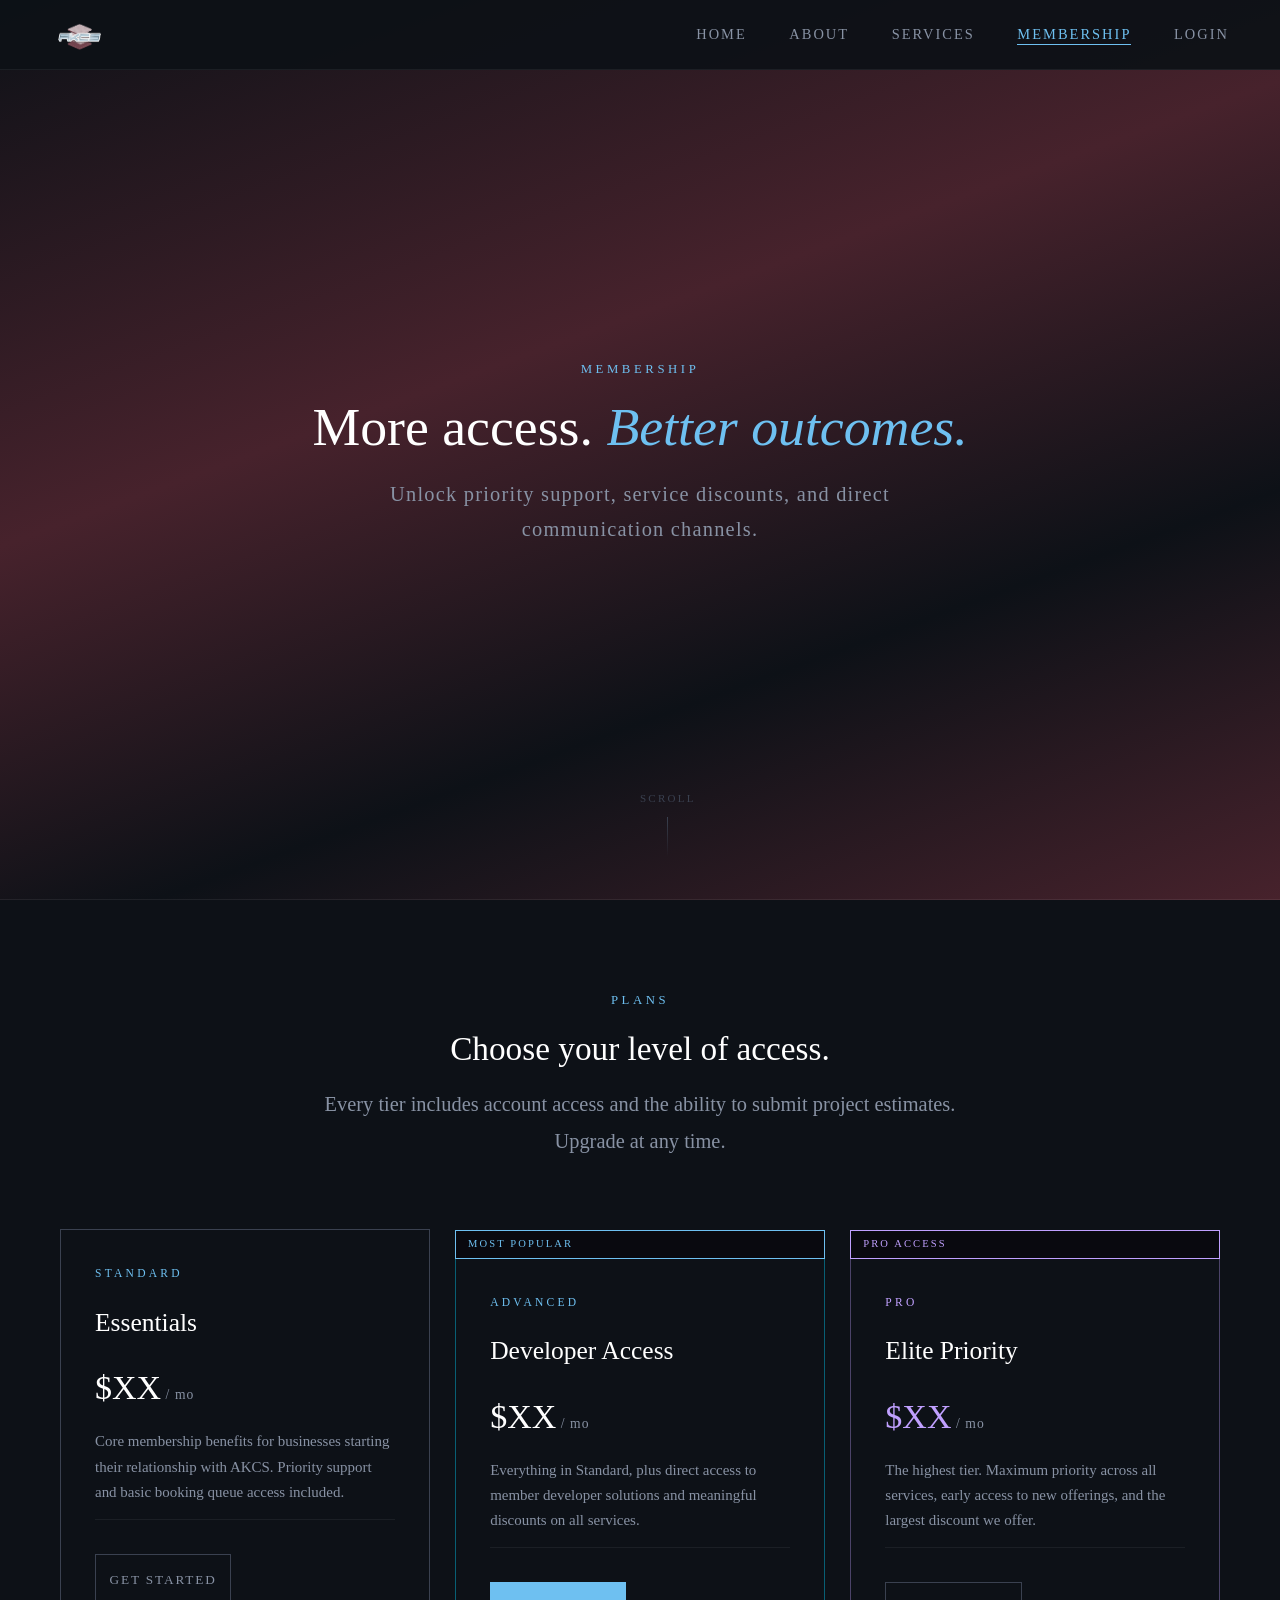
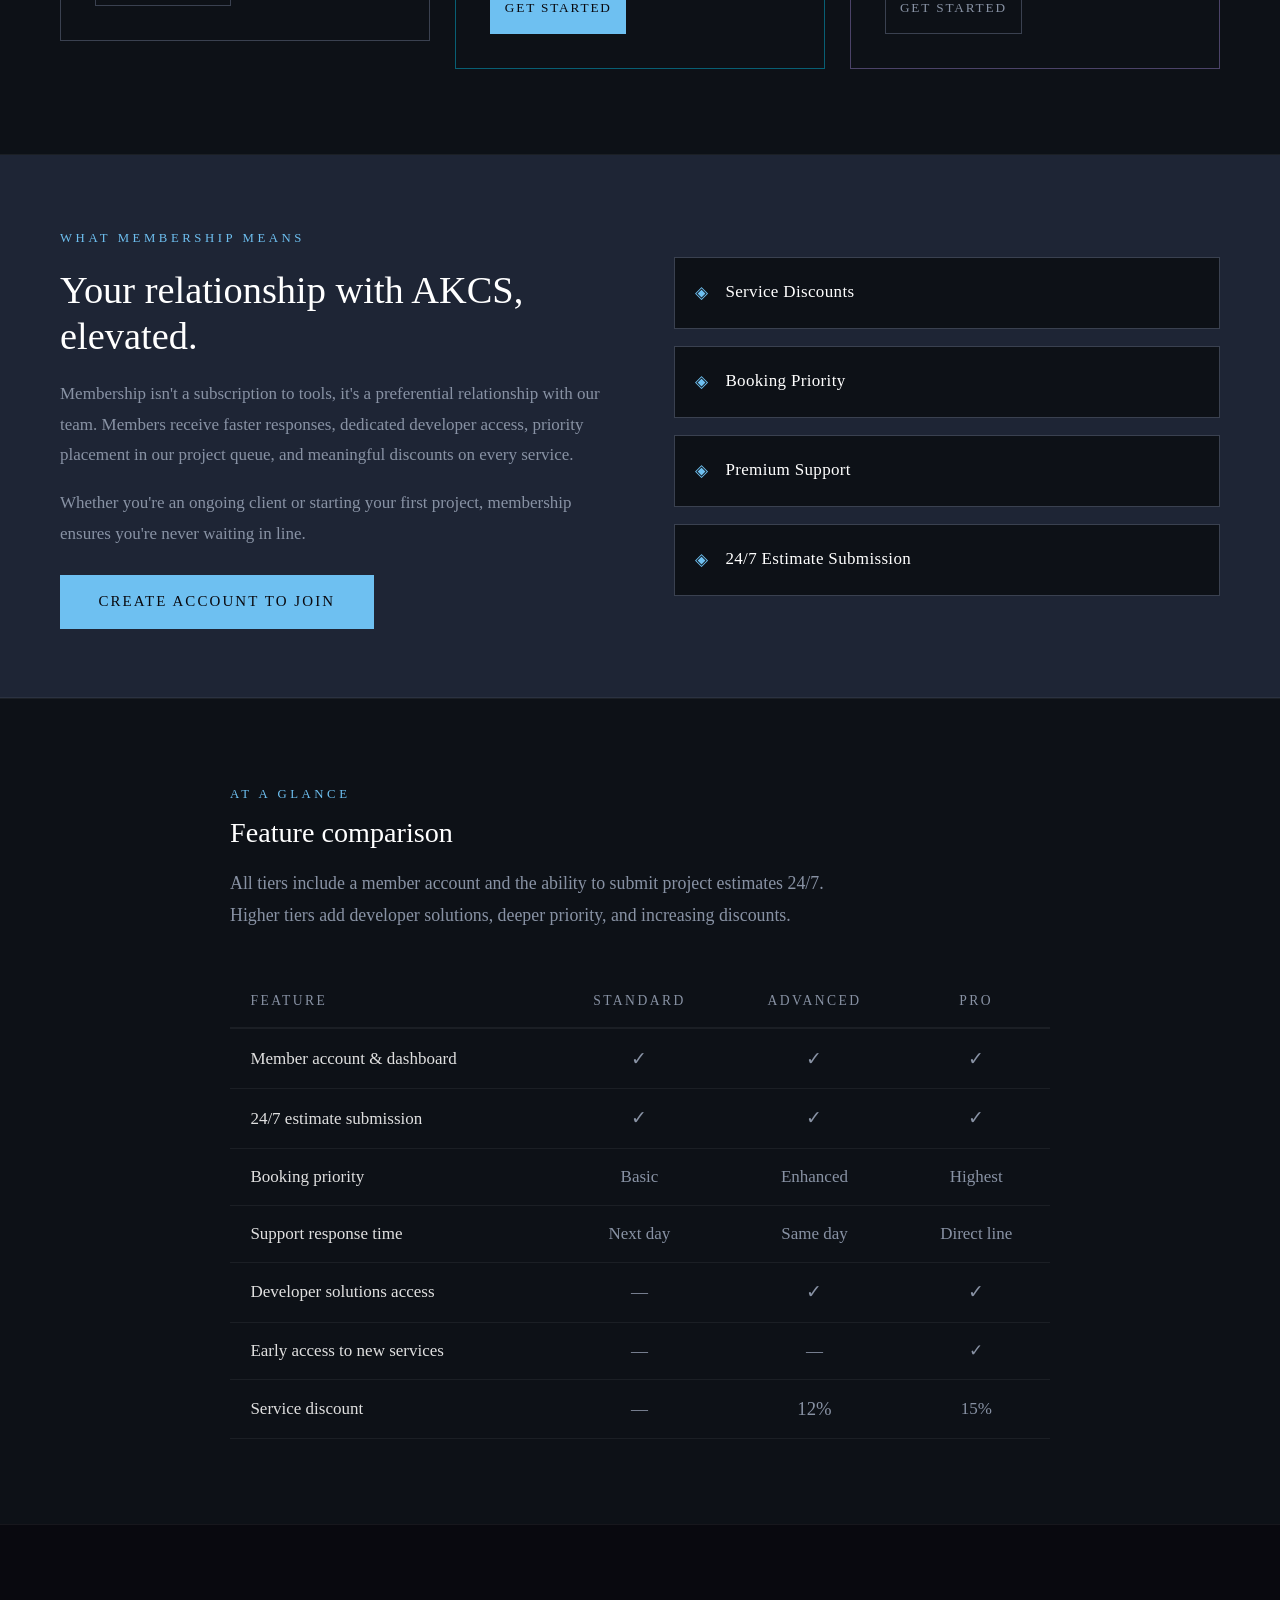
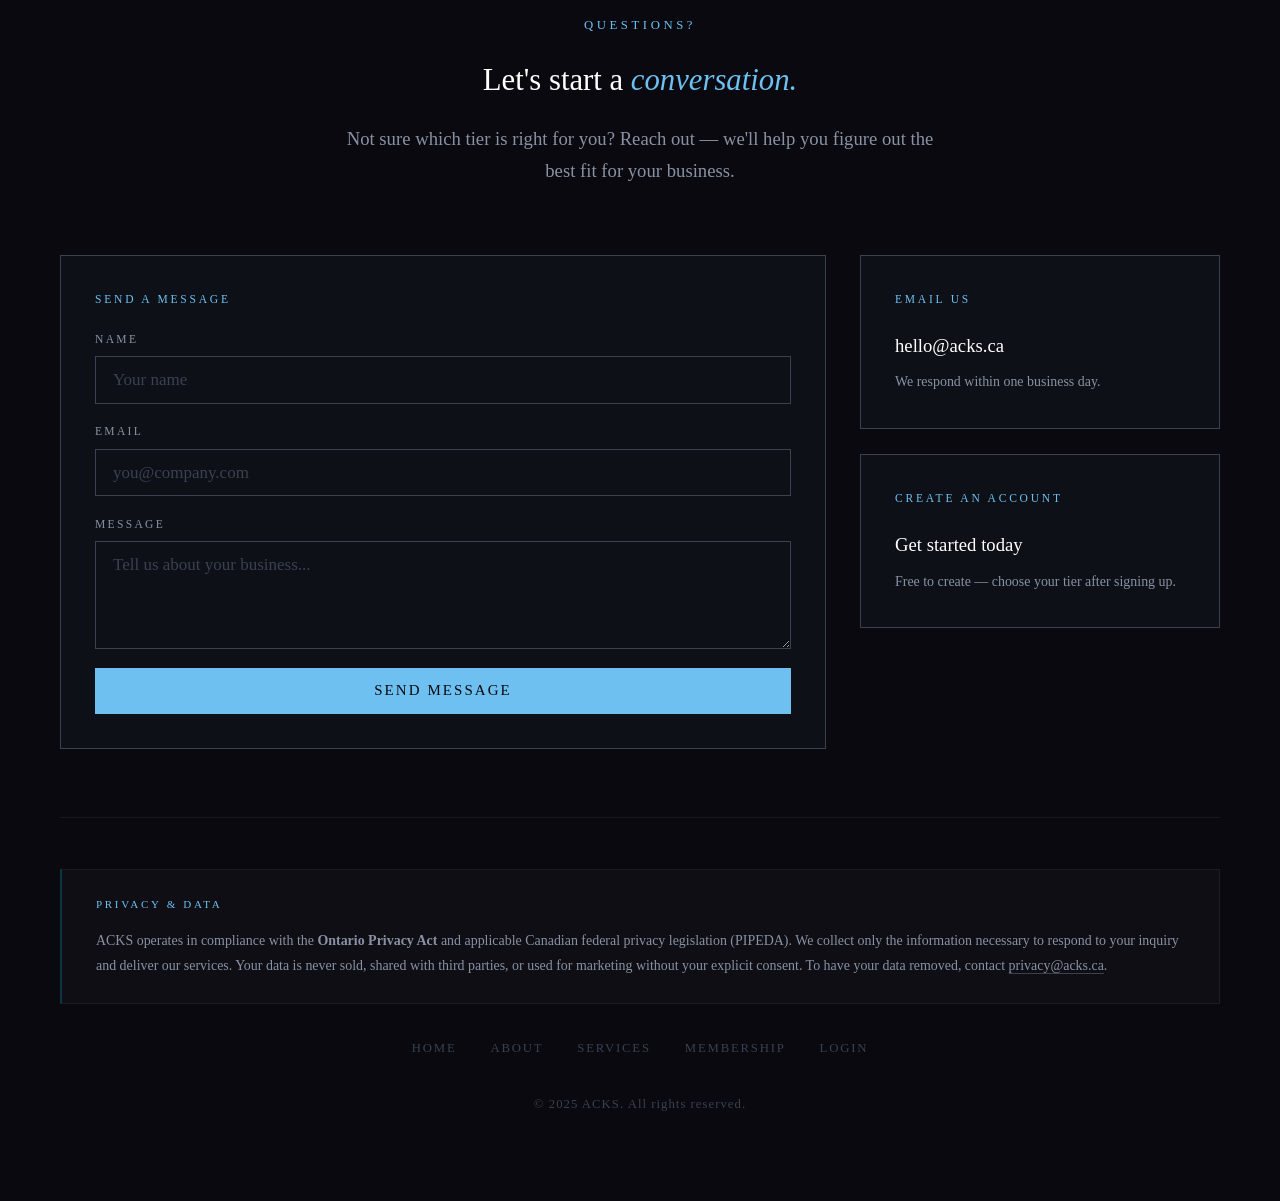
<file: membership.html>
<!DOCTYPE html>
<html lang="en">
<head>
  <meta charset="UTF-8" />
  <meta name="viewport" content="width=device-width, initial-scale=1.0" />
  <title>Membership — ACKS</title>
  <link rel="stylesheet" href="css/main.css" />
  <link rel="stylesheet" href="css/animation.css" />
  <link rel="stylesheet" href="css/responsive.css" />
  <style>
    /* ── MEMBERSHIP PAGE STYLES ── */
    .page-membership { --color-bg: var(--navy); --color-bg-alt: var(--navy-light); }

    #membership-hero {
      /* full-screen override handled in main.css */
    }

    /* ── WHAT IS MEMBERSHIP ── */
    #membership-intro {
      background: var(--navy-mid);
      border-bottom: 1px solid var(--line);
      padding: 4rem 2rem;
    }
    .intro-inner {
      max-width: var(--max-width);
      margin: 0 auto;
      display: grid;
      grid-template-columns: 1fr 1fr;
      gap: 4rem;
      align-items: center;
    }
    .intro-text h2 {
      font-size: clamp(1.8rem, 3vw, 2.6rem);
      font-weight: normal;
      color: var(--white);
      line-height: 1.2;
      margin-bottom: 1.2rem;
    }
    .intro-text p {
      font-size: 1rem;
      color: var(--grey-mid);
      line-height: 1.8;
      margin-bottom: 1rem;
    }
    .intro-benefits {
      display: flex;
      flex-direction: column;
      gap: 1rem;
    }
    .intro-benefit {
      display: flex;
      align-items: flex-start;
      gap: 1rem;
      padding: 1rem 1.2rem;
      background: var(--navy);
      border: 1px solid var(--grey-dark);
      border-left: 3px solid var(--cyan-bright);
    }
    .benefit-icon {
      font-size: 1.2rem;
      color: var(--cyan-bright);
      flex-shrink: 0;
      margin-top: 0.1rem;
    }
    .benefit-text strong {
      display: block;
      font-size: 0.9rem;
      color: var(--white);
      font-weight: normal;
      margin-bottom: 0.2rem;
    }
    .benefit-text span {
      font-size: 0.82rem;
      color: var(--grey-mid);
      line-height: 1.6;
    }

    /* ── ESTIMATOR FEATURE CALLOUT ── */
    #estimator-callout {
      background: var(--black);
      border-bottom: 1px solid var(--line);
      padding: 3.5rem 2rem;
    }
    .estimator-inner {
      max-width: var(--max-width);
      margin: 0 auto;
      display: grid;
      grid-template-columns: 1fr 400px;
      gap: 3rem;
      align-items: center;
    }
    .estimator-text h3 {
      font-size: clamp(1.5rem, 2.5vw, 2.2rem);
      font-weight: normal;
      color: var(--white);
      line-height: 1.2;
      margin-bottom: 1rem;
    }
    .estimator-text p {
      font-size: 0.95rem;
      color: var(--grey-mid);
      line-height: 1.8;
      margin-bottom: 1rem;
    }
    .estimator-card {
      background: var(--navy-mid);
      border: 1px solid rgba(0,212,255,0.25);
      padding: 2rem;
      display: flex;
      flex-direction: column;
      gap: 1rem;
    }
    .estimator-card-label {
      font-size: 0.68rem;
      letter-spacing: 0.24em;
      text-transform: uppercase;
      color: var(--cyan-bright);
    }
    .estimator-card h4 {
      font-size: 1.1rem;
      font-weight: normal;
      color: var(--white);
    }
    .estimator-card p {
      font-size: 0.85rem;
      color: var(--grey-mid);
      line-height: 1.7;
    }
    .estimator-steps {
      display: flex;
      flex-direction: column;
      gap: 0.6rem;
    }
    .estimator-step {
      display: flex;
      align-items: center;
      gap: 0.8rem;
      font-size: 0.82rem;
      color: var(--grey-light);
    }
    .step-num {
      width: 22px; height: 22px;
      border-radius: 50%;
      background: rgba(0,212,255,0.15);
      border: 1px solid rgba(0,212,255,0.35);
      display: flex; align-items: center; justify-content: center;
      font-size: 0.68rem;
      color: var(--cyan-bright);
      flex-shrink: 0;
    }

    /* ── TIER CARDS ── */
    #tiers-section {
      background: var(--color-bg);
      padding: 5rem 2rem;
      border-bottom: 1px solid var(--line);
    }
    .tiers-grid {
      display: grid;
      grid-template-columns: repeat(3, 1fr);
      gap: 1.5rem;
      max-width: var(--max-width);
      margin: 0 auto;
      align-items: start;
    }
    .tier-outer {
      display: flex;
      flex-direction: column;
      gap: 0;
    }
    .tier-badge {
      display: inline-block;
      font-size: 0.62rem;
      letter-spacing: 0.2em;
      text-transform: uppercase;
      color: var(--cyan-bright);
      background: var(--black);
      border: 1px solid var(--cyan-bright);
      padding: 0.25rem 0.7rem;
      position: relative;
      bottom: -1px;
      z-index: 2;
      white-space: nowrap;
    }
    .tier-badge.pro-badge {
      color: #c0a0ff;
      border-color: #c0a0ff;
    }
    .tier-card {
      width: 100%;
      padding: 2rem 2rem 2rem;
      background: var(--navy);
      border: 1px solid var(--grey-dark);
      display: flex;
      flex-direction: column;
      align-items: flex-start;
      gap: 1rem;
      position: relative;
      overflow: hidden;
      transition: border-color 0.3s, transform 0.3s;
    }
    .tiers-grid .tier-card { height: 100%; }
    .tier-outer { display: flex; flex-direction: column; }
    .tier-cta { margin-top: auto; }
    .tier-card:hover { border-color: rgba(0,212,255,0.3); transform: translateY(-4px); }
    .tier-card.tier-featured { border-color: rgba(0,212,255,0.4); }
    .tier-card.tier-pro { border-color: rgba(192,160,255,0.35); }
    .tier-card.tier-pro:hover { border-color: rgba(192,160,255,0.6); }

    .tier-name {
      font-size: 0.68rem;
      letter-spacing: 0.28em;
      text-transform: uppercase;
      color: var(--cyan-bright);
    }
    .tier-card.tier-pro .tier-name { color: #c0a0ff; }
    .tier-card h3 {
      font-size: 1.5rem;
      font-weight: normal;
      color: var(--white);
      margin-bottom: 0.2rem;
    }
    .tier-price {
      font-size: 2rem;
      color: var(--white);
      line-height: 1;
      margin: 0.4rem 0;
    }
    .tier-price span {
      font-size: 0.8rem;
      color: var(--grey-mid);
      letter-spacing: 0.08em;
    }
    .tier-price.pro-price { color: #c0a0ff; }
    .tier-desc {
      font-size: 0.88rem;
      color: var(--grey-mid);
      line-height: 1.7;
      padding-bottom: 0.8rem;
      border-bottom: 1px solid var(--line);
    }
    .tier-features {
      display: flex;
      flex-direction: column;
      gap: 0.55rem;
      flex: 1;
    }
    .tier-feature {
      display: flex;
      align-items: flex-start;
      gap: 0.7rem;
      font-size: 0.85rem;
      color: var(--grey-light);
      line-height: 1.5;
    }
    .feature-check {
      color: var(--cyan-bright);
      flex-shrink: 0;
      font-size: 0.75rem;
      margin-top: 0.15rem;
    }
    .tier-card.tier-pro .feature-check { color: #c0a0ff; }
    .tier-discount {
      display: inline-flex;
      align-items: center;
      gap: 0.4rem;
      margin-top: 0.4rem;
      padding: 0.4rem 0.8rem;
      background: rgba(0,212,255,0.08);
      border: 1px solid rgba(0,212,255,0.2);
      font-size: 0.78rem;
      color: var(--cyan-bright);
    }
    .tier-card.tier-pro .tier-discount {
      background: rgba(192,160,255,0.08);
      border-color: rgba(192,160,255,0.2);
      color: #c0a0ff;
    }
    .tier-cta {
      display: block;
      margin-top: 1rem;
      padding: 0.8rem;
      text-align: center;
      font-size: 0.78rem;
      letter-spacing: 0.14em;
      text-transform: uppercase;
      background: transparent;
      border: 1px solid var(--grey-dark);
      color: var(--grey-mid);
      cursor: pointer;
      transition: background 0.2s, border-color 0.2s, color 0.2s;
      text-decoration: none;
      font-family: var(--font-main);
    }
    .tier-cta:hover {
      background: rgba(0,212,255,0.08);
      border-color: var(--cyan-bright);
      color: var(--cyan-bright);
    }
    .tier-card.tier-featured .tier-cta {
      background: var(--cyan-bright);
      border-color: var(--cyan-bright);
      color: var(--black);
    }
    .tier-card.tier-featured .tier-cta:hover {
      background: transparent;
      color: var(--cyan-bright);
    }
    .tier-card.tier-pro .tier-cta:hover {
      background: rgba(192,160,255,0.08);
      border-color: #c0a0ff;
      color: #c0a0ff;
    }

    /* ── COMPARISON NOTE — styles in main.css ── */

    @media (max-width: 900px) {
      .tiers-grid     { grid-template-columns: 1fr; max-width: 480px; }
      .intro-inner    { grid-template-columns: 1fr; gap: 2rem; }
      .estimator-inner{ grid-template-columns: 1fr; }
    }
  
    body.page-membership {
      background: linear-gradient(160deg, #0d1117 0%, #47222c 40%, #0d1117 70%, #47222c 100%);
      background-attachment: fixed;
    }
  </style>
</head>
<body class="page-membership">

  <nav id="navbar">
    <a href="index.html" class="nav-logo">
      <img src="akcslogo.png" alt="AKCS logo" class="nav-logo-img" />
    </a>
    <ul class="nav-links">
      <li><a href="index.html">Home</a></li>
      <li><a href="about.html">About</a></li>
      <li><a href="services.html">Services</a></li>
      <li><a href="membership.html" class="active">Membership</a></li>
      <li><a href="login.html">Login</a></li>
    </ul>
    <button class="nav-toggle" aria-label="Toggle navigation">
      <span></span><span></span><span></span>
    </button>
  </nav>

  <!-- HERO -->
  <header id="membership-hero">
    <div class="page-header-content">
      <span class="section-label">Membership</span>
      <h1>More access. <span class="highlight">Better outcomes.</span></h1>
      <p class="hero-sub">Unlock priority support, service discounts, and direct communication channels.</p>
    </div>
    <div class="page-hero-scroll-cue" aria-hidden="true">
      <span>Scroll</span>
      <div class="scroll-cue-line"></div>
    </div>
  </header>

  <!-- TIER CARDS — now first after hero -->
  <section id="tiers-section">
    <div class="section-header fade-in">
      <span class="section-label">Plans</span>
      <h2>Choose your level of access.</h2>
      <p>Every tier includes account access and the ability to submit project estimates. Upgrade at any time.</p>
    </div>
    <div class="tiers-grid">

      <!-- STANDARD -->
      <div class="tier-outer fade-in delay-1">
        <div class="tier-card">
          <span class="tier-name">Standard</span>
          <h3>Essentials</h3>
          <div class="tier-price">$XX<span> / mo</span></div>
          <p class="tier-desc">Core membership benefits for businesses starting their relationship with AKCS. Priority support and basic booking queue access included.</p>
          <a href="login.html?tab=register" class="tier-cta">Get Started</a>
        </div>
      </div>

      <!-- ADVANCED -->
      <div class="tier-outer fade-in delay-2">
        <div class="tier-badge">Most Popular</div>
        <div class="tier-card tier-featured">
          <span class="tier-name">Advanced</span>
          <h3>Developer Access</h3>
          <div class="tier-price">$XX<span> / mo</span></div>
          <p class="tier-desc">Everything in Standard, plus direct access to member developer solutions and meaningful discounts on all services.</p>
          <a href="login.html?tab=register" class="tier-cta">Get Started</a>
        </div>
      </div>

      <!-- PRO -->
      <div class="tier-outer fade-in delay-3">
        <div class="tier-badge pro-badge">Pro Access</div>
        <div class="tier-card tier-pro">
          <span class="tier-name">Pro</span>
          <h3>Elite Priority</h3>
          <div class="tier-price pro-price">$XX<span> / mo</span></div>
          <p class="tier-desc">The highest tier. Maximum priority across all services, early access to new offerings, and the largest discount we offer.</p>
          <a href="login.html?tab=register" class="tier-cta">Get Started</a>
        </div>
      </div>

    </div>
  </section>

  <!-- WHAT IS MEMBERSHIP — moved below plans -->
  <section id="membership-intro">
    <div class="intro-inner">
      <div class="intro-text fade-in">
        <span class="section-label">What Membership Means</span>
        <h2>Your relationship with AKCS, elevated.</h2>
        <p>Membership isn't a subscription to tools, it's a preferential relationship with our team. Members receive faster responses, dedicated developer access, priority placement in our project queue, and meaningful discounts on every service.</p>
        <p>Whether you're an ongoing client or starting your first project, membership ensures you're never waiting in line.</p>
        <a href="login.html?tab=register" class="btn" style="margin-top:0.5rem">Create Account to Join</a>
      </div>
      <div class="intro-benefits fade-in delay-2">

        <div class="mbr-flip-card" tabindex="0" role="button" aria-label="Service Discounts">
          <div class="mbr-inner">
            <div class="mbr-front">
              <span class="mbr-icon">◈</span>
              <strong>Service Discounts</strong>
            </div>
            <div class="mbr-back">
              <span class="mbr-icon">◈</span>
              <strong>Service Discounts</strong>
              <span>Members receive 12–15% off all listed hourly rates, applied automatically when you submit an estimate.</span>
            </div>
          </div>
        </div>

        <div class="mbr-flip-card" tabindex="0" role="button" aria-label="Booking Priority">
          <div class="mbr-inner">
            <div class="mbr-front">
              <span class="mbr-icon">◈</span>
              <strong>Booking Priority</strong>
            </div>
            <div class="mbr-back">
              <span class="mbr-icon">◈</span>
              <strong>Booking Priority</strong>
              <span>Members are queued ahead of standard requests. Your project moves faster from estimate to delivery.</span>
            </div>
          </div>
        </div>

        <div class="mbr-flip-card" tabindex="0" role="button" aria-label="Premium Support">
          <div class="mbr-inner">
            <div class="mbr-front">
              <span class="mbr-icon">◈</span>
              <strong>Premium Support</strong>
            </div>
            <div class="mbr-back">
              <span class="mbr-icon">◈</span>
              <strong>Premium Support</strong>
              <span>Direct access to your assigned developer for questions, updates, and ongoing assistance.</span>
            </div>
          </div>
        </div>

        <div class="mbr-flip-card" tabindex="0" role="button" aria-label="24/7 Estimate Submission">
          <div class="mbr-inner">
            <div class="mbr-front">
              <span class="mbr-icon">◈</span>
              <strong>24/7 Estimate Submission</strong>
            </div>
            <div class="mbr-back">
              <span class="mbr-icon">◈</span>
              <strong>24/7 Estimate Submission</strong>
              <span>Submit finalized project estimates from the Project Estimator at any time.</span>
            </div>
          </div>
        </div>

      </div>
    </div>
  </section>

  <!-- COMPARISON -->
  <section id="compare-note">
    <div class="compare-inner fade-in">
      <span class="section-label">At a Glance</span>
      <h3>Feature comparison</h3>
      <p>All tiers include a member account and the ability to submit project estimates 24/7. Higher tiers add developer solutions, deeper priority, and increasing discounts.</p>
      <table class="compare-table">
        <thead>
          <tr>
            <th>Feature</th>
            <th>Standard</th>
            <th>Advanced</th>
            <th>Pro</th>
          </tr>
        </thead>
        <tbody>
          <tr><td>Member account &amp; dashboard</td><td class="check-yes">✓</td><td class="check-yes">✓</td><td class="check-yes">✓</td></tr>
          <tr><td>24/7 estimate submission</td><td class="check-yes">✓</td><td class="check-yes">✓</td><td class="check-yes">✓</td></tr>
          <tr><td>Booking priority</td><td>Basic</td><td>Enhanced</td><td class="check-pro">Highest</td></tr>
          <tr><td>Support response time</td><td>Next day</td><td>Same day</td><td class="check-pro">Direct line</td></tr>
          <tr><td>Developer solutions access</td><td class="check-no">—</td><td class="check-yes">✓</td><td class="check-yes">✓</td></tr>
          <tr><td>Early access to new services</td><td class="check-no">—</td><td class="check-no">—</td><td class="check-pro">✓</td></tr>
          <tr><td>Service discount</td><td class="check-no">—</td><td class="check-yes">12%</td><td class="check-pro">15%</td></tr>
        </tbody>
      </table>
    </div>
  </section>

  <!-- CONTACT FOOTER -->
  <footer id="contact">
    <div class="contact-inner">
      <div class="contact-header fade-in">
        <span class="section-label">Questions?</span>
        <h2>Let's start a <span class="highlight">conversation.</span></h2>
        <p>Not sure which tier is right for you? Reach out — we'll help you figure out the best fit for your business.</p>
      </div>
      <div class="contact-grid">
        <div class="contact-card beam-card fade-in delay-1">
          <span class="contact-card-label">Send a Message</span>
          <div class="form-group"><label>Name</label><input type="text" placeholder="Your name" /></div>
          <div class="form-group"><label>Email</label><input type="email" placeholder="you@company.com" /></div>
          <div class="form-group"><label>Message</label><textarea rows="4" placeholder="Tell us about your business..."></textarea></div>
          <button class="btn" style="width:100%">Send Message</button>
        </div>
        <div class="contact-info-col">
          <div class="contact-card beam-card fade-in delay-2">
            <span class="contact-card-label">Email Us</span>
            <a href="mailto:hello@acks.ca" class="contact-link">hello@acks.ca</a>
            <p class="contact-note">We respond within one business day.</p>
          </div>
          <div class="contact-card beam-card fade-in delay-3">
            <span class="contact-card-label">Create an Account</span>
            <a href="login.html?tab=register" class="contact-link">Get started today</a>
            <p class="contact-note">Free to create — choose your tier after signing up.</p>
          </div>
        </div>
      </div>
      <div class="footer-bottom fade-in">
        <div class="footer-privacy">
          <span class="privacy-label">Privacy &amp; Data</span>
          <p>ACKS operates in compliance with the <strong>Ontario Privacy Act</strong> and applicable Canadian federal privacy legislation (PIPEDA). We collect only the information necessary to respond to your inquiry and deliver our services. Your data is never sold, shared with third parties, or used for marketing without your explicit consent. To have your data removed, contact <a href="mailto:privacy@acks.ca">privacy@acks.ca</a>.</p>
        </div>
        <div class="footer-links">
          <a href="index.html">Home</a><a href="about.html">About</a>
          <a href="services.html">Services</a><a href="membership.html">Membership</a><a href="login.html">Login</a>
        </div>
        <p class="footer-copy">© 2025 ACKS. All rights reserved.</p>
      </div>
    </div>
  </footer>

  <script src="js/main.js"></script>
</body>
</html>
</file>
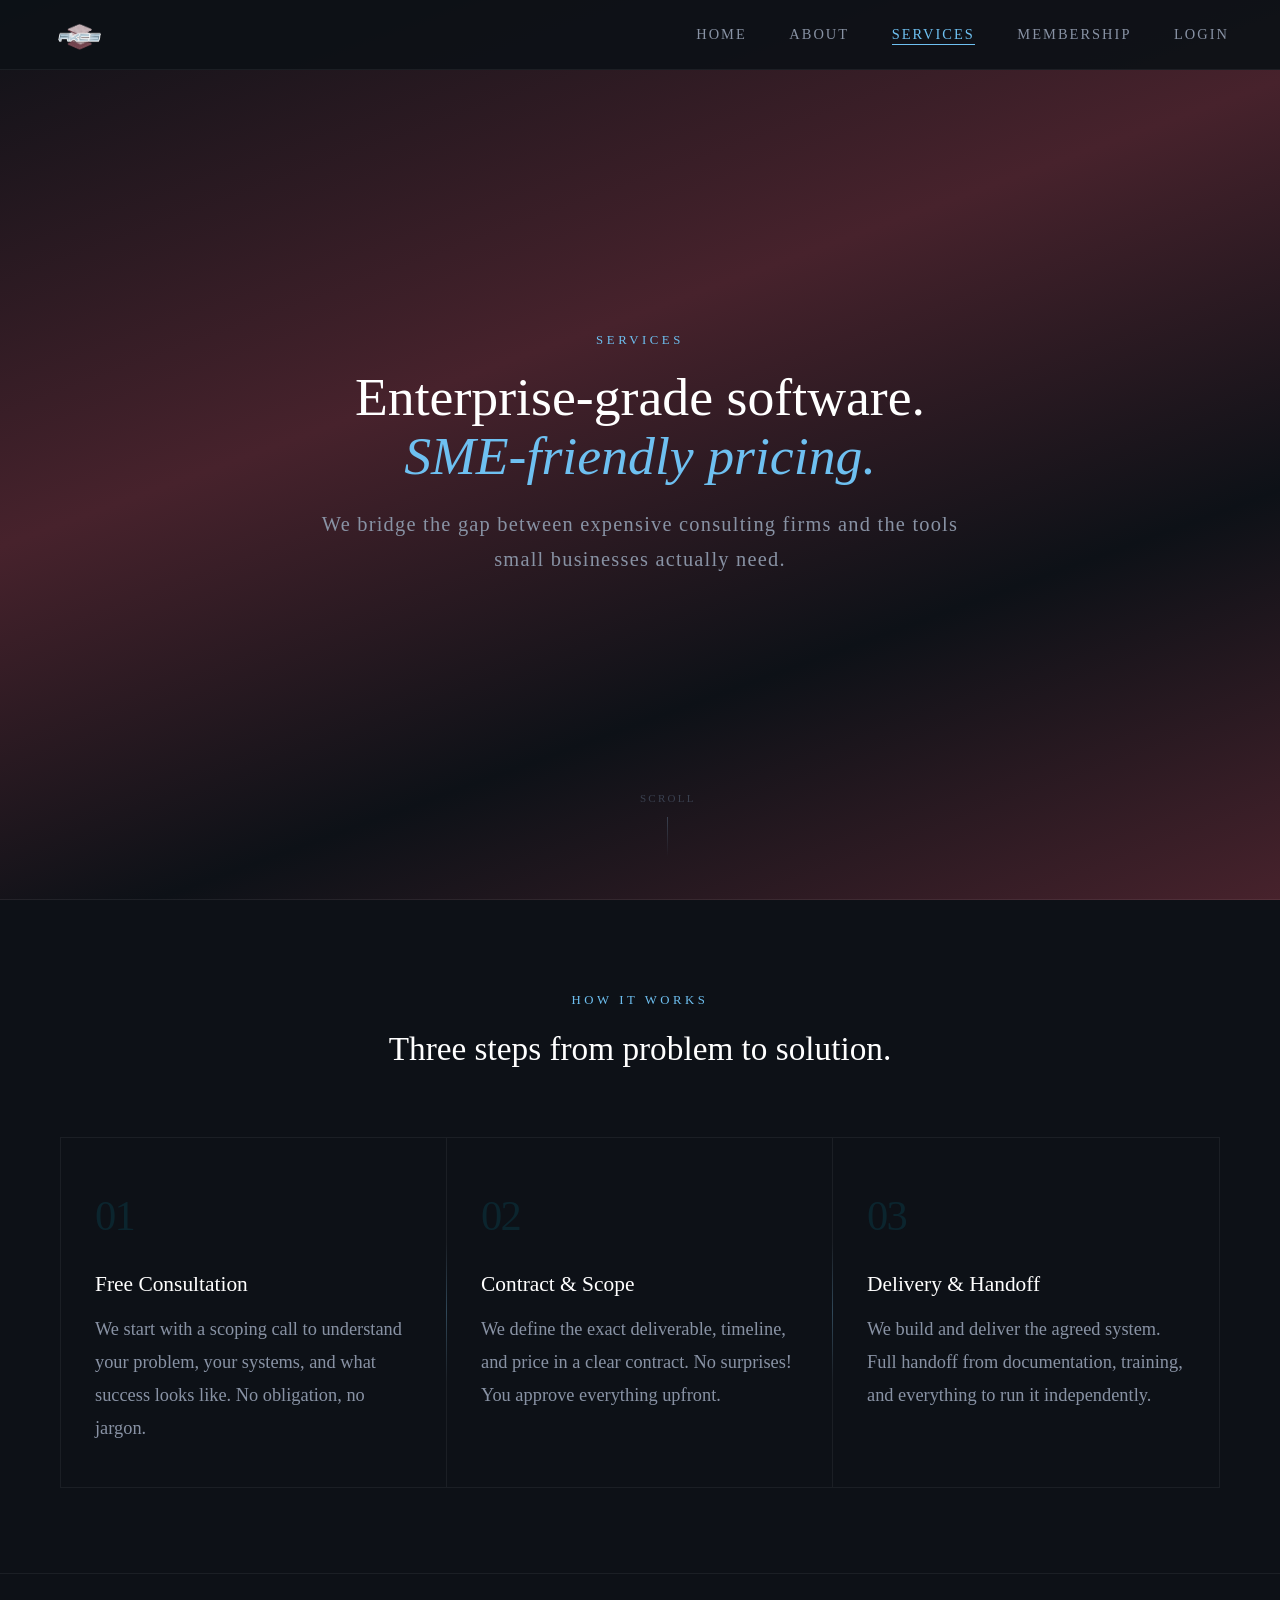
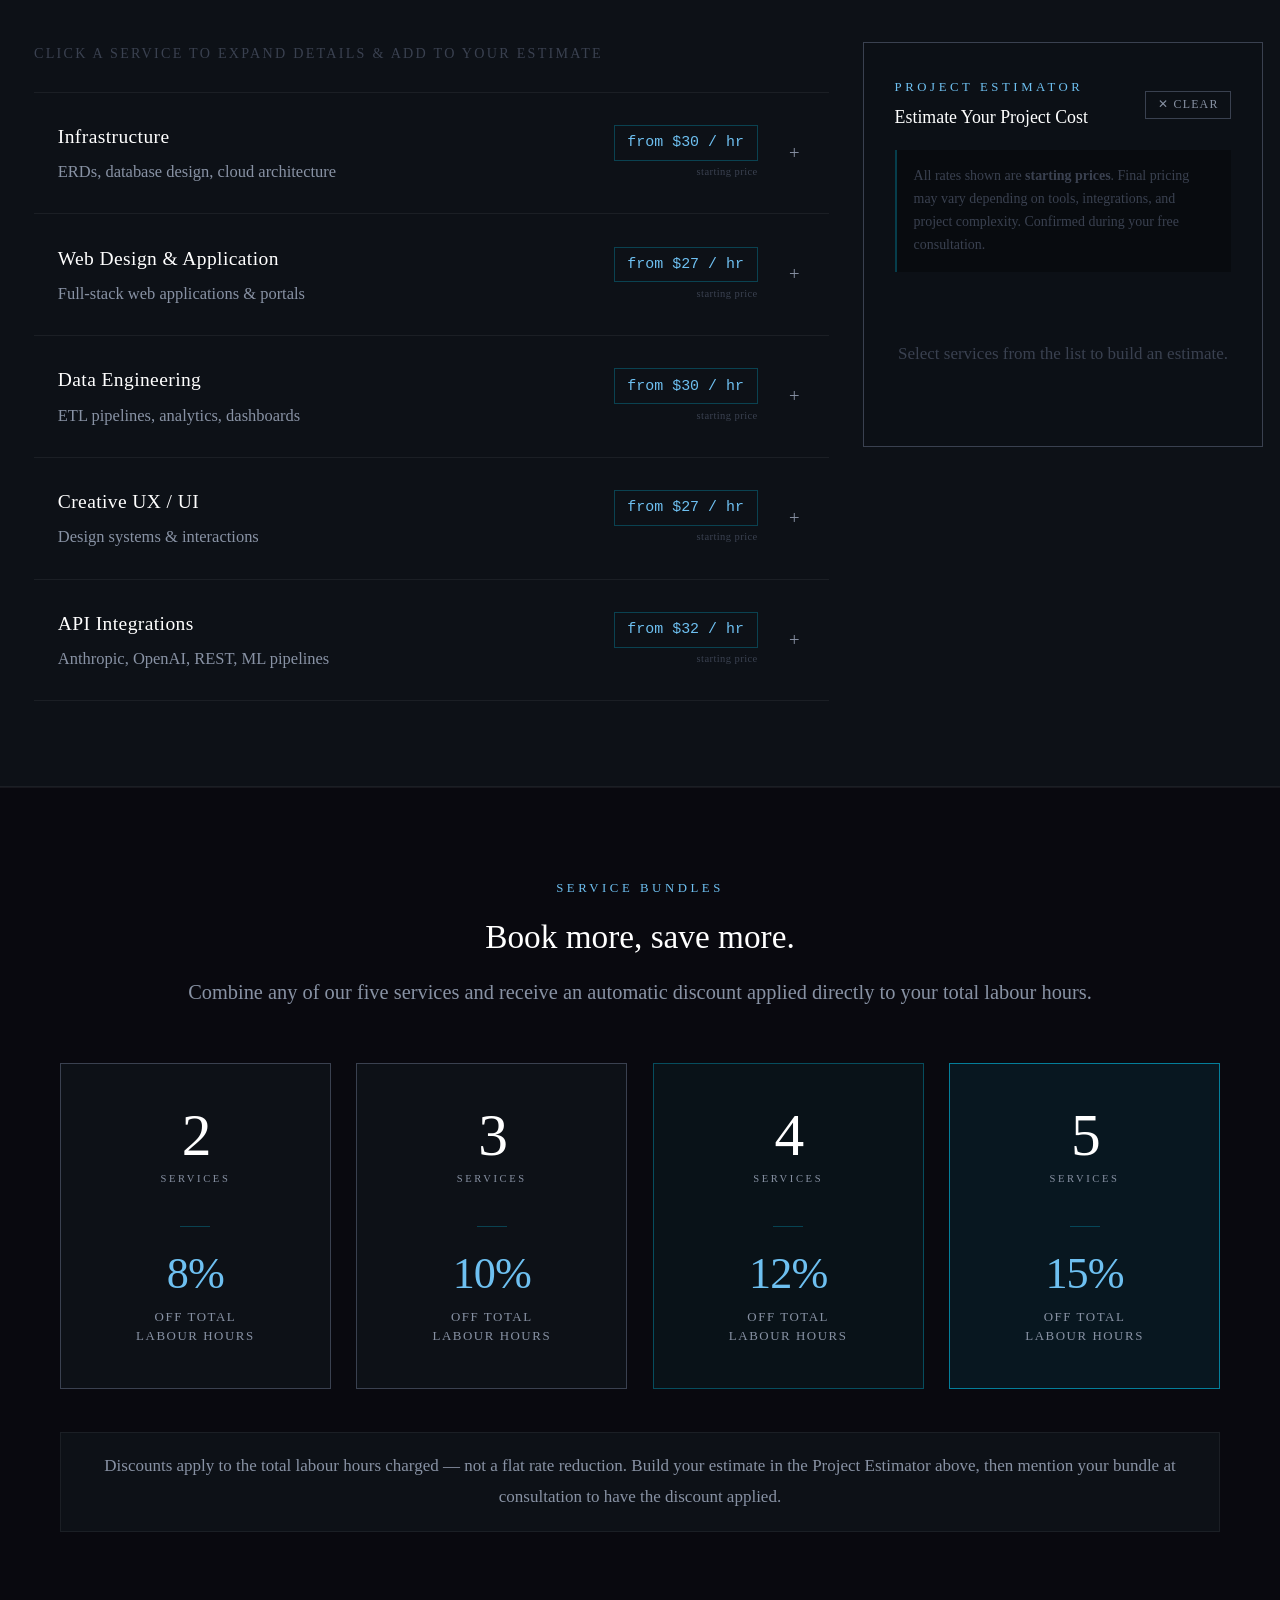
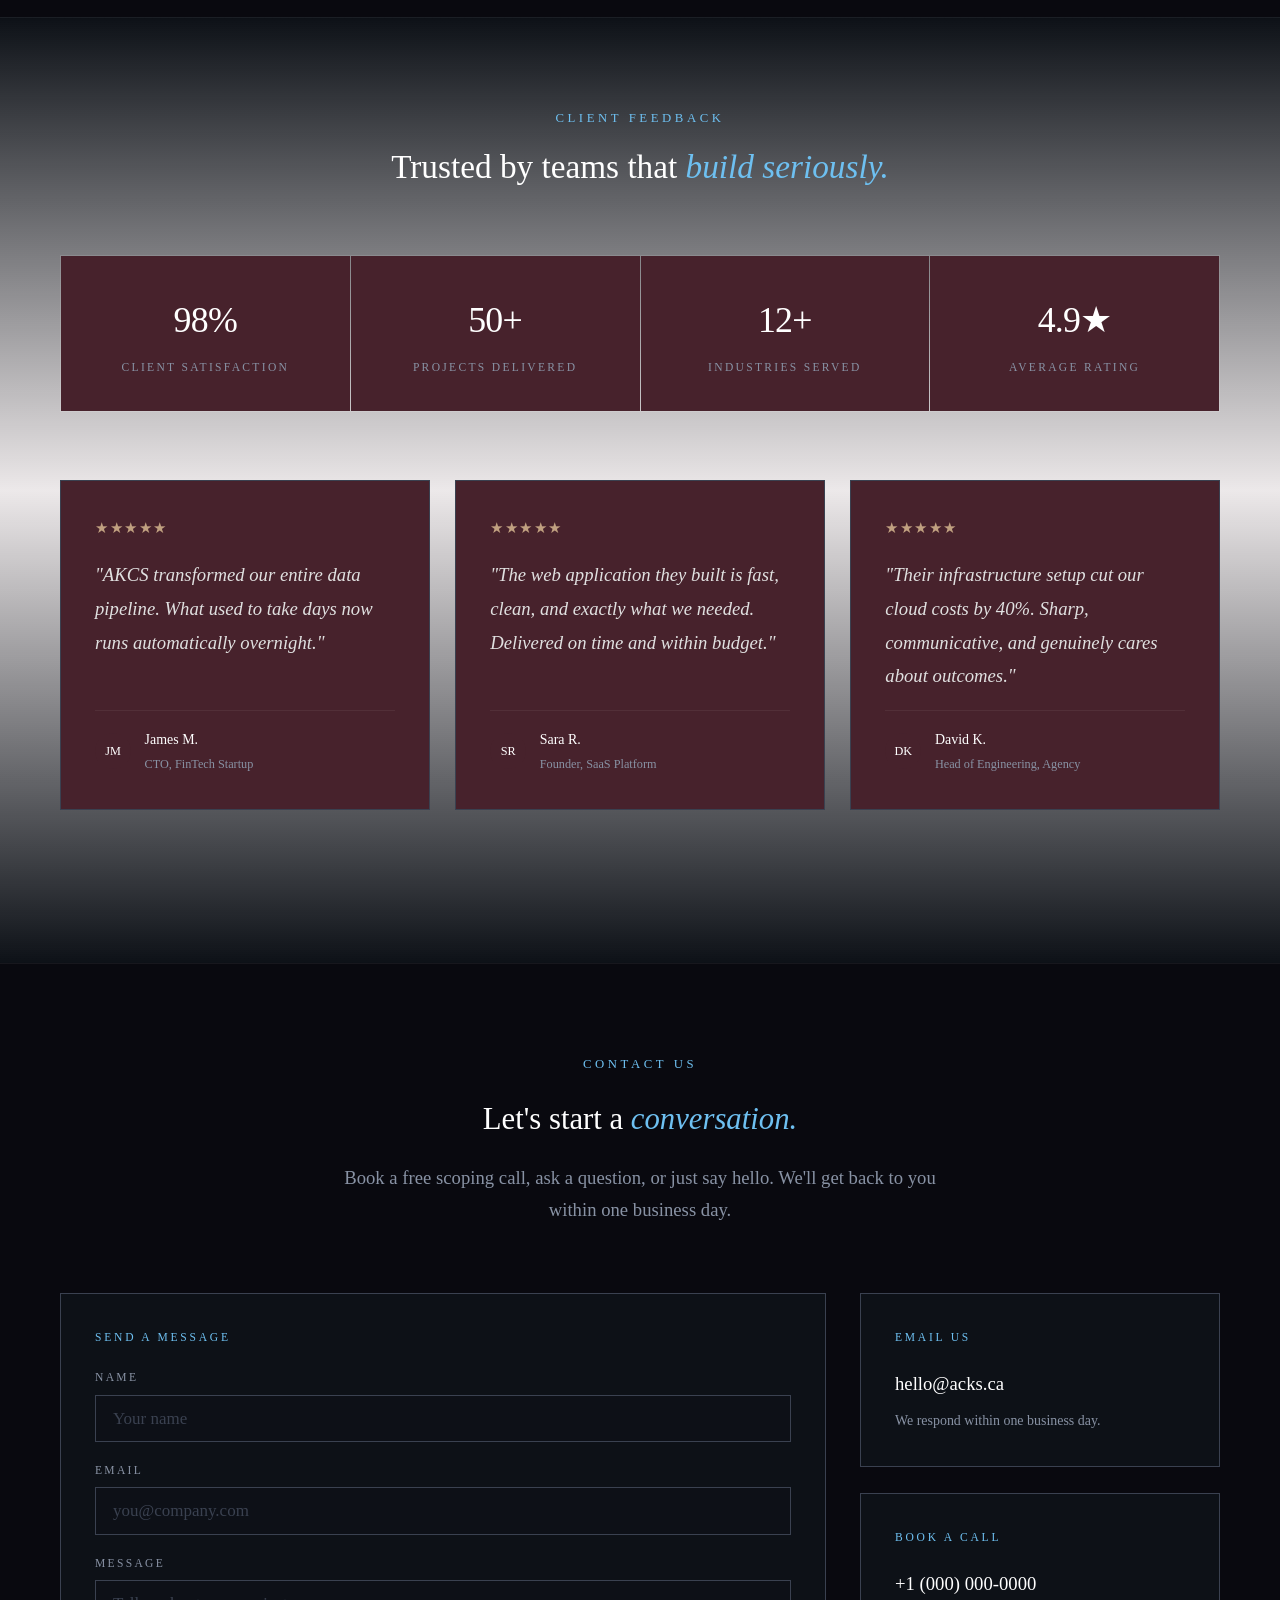
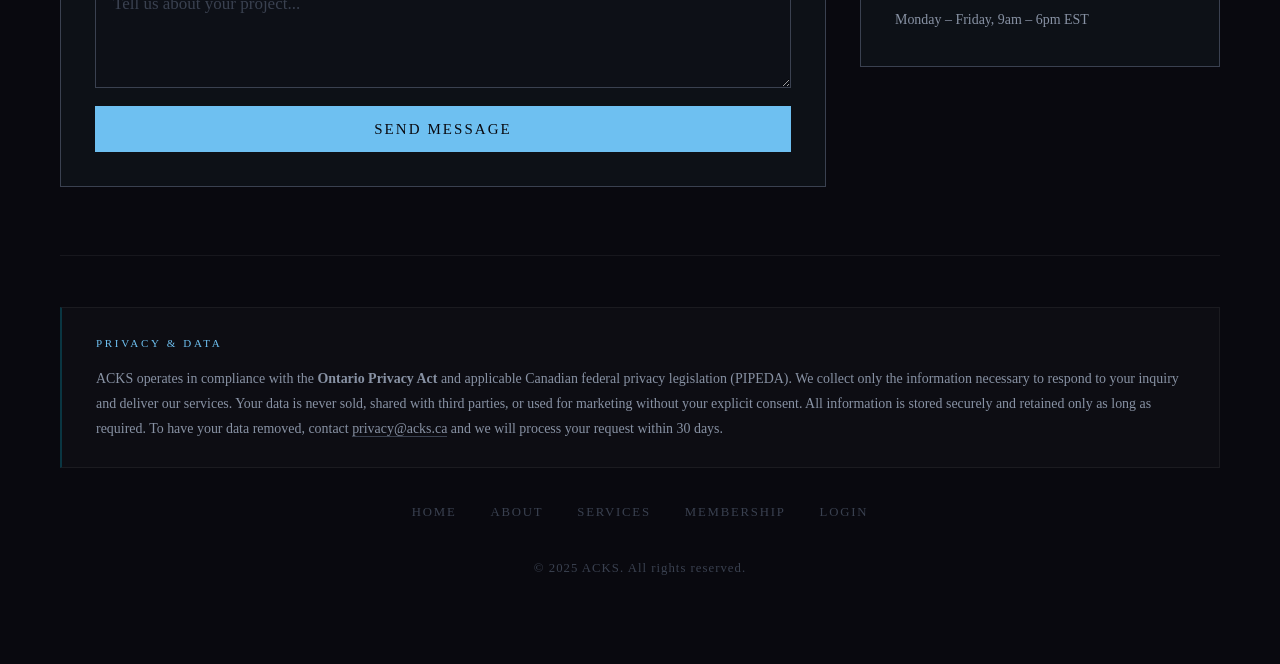
<file: services.html>
<!DOCTYPE html>
<html lang="en">
<head>
  <meta charset="UTF-8" />
  <meta name="viewport" content="width=device-width, initial-scale=1.0" />
  <title>Services — ACKS</title>
  <link rel="stylesheet" href="css/main.css" />
  <link rel="stylesheet" href="css/animation.css" />
  <link rel="stylesheet" href="css/responsive.css" />
<style>
  body.page-about, body.page-services, body.page-membership {
    background: linear-gradient(160deg, #0d1117 0%, #47222c 40%, #0d1117 70%, #47222c 100%);
    background-attachment: fixed;
  }
</style>
</head>
<body class="page-services">

  <nav id="navbar">
    <a href="index.html" class="nav-logo">
      <img src="akcslogo.png" alt="ACKS logo" class="nav-logo-img" />
    </a>
    <ul class="nav-links">
      <li><a href="index.html">Home</a></li>
      <li><a href="about.html">About</a></li>
      <li><a href="services.html" class="active">Services</a></li>
      <li><a href="membership.html">Membership</a></li>
      <li><a href="login.html">Login</a></li>
    </ul>
    <button class="nav-toggle" aria-label="Toggle navigation">
      <span></span><span></span><span></span>
    </button>
  </nav>

  <!-- PAGE HEADER -->
  <header id="services-hero">
    <div class="page-header-content">
      <span class="section-label">Services</span>
      <h1>Enterprise-grade software.<br><span class="highlight">SME-friendly pricing.</span></h1>
      <p class="hero-sub">We bridge the gap between expensive consulting firms and the tools small businesses actually need.</p>
    </div>
    <div class="page-hero-scroll-cue" aria-hidden="true">
      <span>Scroll</span>
      <div class="scroll-cue-line"></div>
    </div>
  </header>


  <!-- PROCESS -->
  <section id="process-section">
    <div class="section-header fade-in">
      <span class="section-label">How It Works</span>
      <h2>Three steps from problem to solution.</h2>
    </div>
    <div class="process-steps">
      <div class="process-step fade-in delay-1">
        <span class="step-number">01</span>
        <h4>Free Consultation</h4>
        <p>We start with a scoping call to understand your problem, your systems, and what success looks like. No obligation, no jargon.</p>
        <div class="process-arrow"></div>
      </div>
      <div class="process-step fade-in delay-2">
        <span class="step-number">02</span>
        <h4>Contract &amp; Scope</h4>
        <p>We define the exact deliverable, timeline, and price in a clear contract. No surprises! You approve everything upfront.</p>
        <div class="process-arrow"></div>
      </div>
      <div class="process-step fade-in delay-3">
        <span class="step-number">03</span>
        <h4>Delivery &amp; Handoff</h4>
        <p>We build and deliver the agreed system. Full handoff from documentation, training, and everything to run it independently.</p>
      </div>
    </div>
  </section>

  <!-- SERVICES LIST + INLINE CALCULATOR -->
  <section id="services-deck-section">
    <div class="services-main-layout">

      <!-- LEFT: vertical service list -->
      <div class="services-list-col">
        <p class="deck-hint fade-in">Click a service to expand details &amp; add to your estimate</p>
        <div id="service-list">
          <!-- rows injected by JS -->
        </div>
      </div>

      <!-- RIGHT: sticky project estimator -->
      <div class="services-calc-col">
        <div id="cart-panel">
          <div id="cart-header">
            <div>
              <span class="section-label" style="margin-bottom:0.2rem;display:block">Project Estimator</span>
              <h4 id="cart-title">Estimate Your Project Cost</h4>
            </div>
            <button id="cart-clear" title="Clear all">✕ Clear</button>
          </div>
          <div id="cart-disclaimer">
            All rates shown are <strong>starting prices</strong>. Final pricing may vary depending on tools, integrations, and project complexity. Confirmed during your free consultation.
          </div>
          <div id="cart-items">
            <p id="cart-empty">Select services from the list to build an estimate.</p>
          </div>
          <div id="cart-hours-row" style="display:none">
            <div id="cart-hours-label">Total Hours</div>
            <div id="cart-hours-value">0 hrs</div>
          </div>
          <div id="cart-total-row" style="display:none">
            <div id="cart-total-label">Estimated Total</div>
            <div id="cart-total-value">$0</div>
          </div>
          <div id="cart-cta" style="display:none">
            <a href="#contact" class="btn" style="width:100%;text-align:center;display:block">Request a Free Consultation</a>
            <a href="login.html" class="cart-login-prompt">
              <span class="cart-login-icon">→</span> Login to submit request
            </a>
            <p class="cart-not-sure">Not sure? <a href="#contact">Let's talk</a>  we'll scope it together.</p>
          </div>
        </div>
      </div>

    </div>
  </section>

  <!-- SERVICE BUNDLES -->
  <section id="packages-section">
    <div class="section-header fade-in">
      <span class="section-label">Service Bundles</span>
      <h2>Book more, save more.</h2>
      <p>Combine any of our five services and receive an automatic discount applied directly to your total labour hours.</p>
    </div>

    <div class="bundle-tiers-grid fade-in">

      <div class="bundle-tier-card">
        <div class="bundle-tier-count">2</div>
        <div class="bundle-tier-label">Services</div>
        <div class="bundle-tier-divider"></div>
        <div class="bundle-tier-pct">8%</div>
        <div class="bundle-tier-note">off total<br>labour hours</div>
      </div>

      <div class="bundle-tier-card">
        <div class="bundle-tier-count">3</div>
        <div class="bundle-tier-label">Services</div>
        <div class="bundle-tier-divider"></div>
        <div class="bundle-tier-pct">10%</div>
        <div class="bundle-tier-note">off total<br>labour hours</div>
      </div>

      <div class="bundle-tier-card bundle-tier-featured">
        <div class="bundle-tier-count">4</div>
        <div class="bundle-tier-label">Services</div>
        <div class="bundle-tier-divider"></div>
        <div class="bundle-tier-pct">12%</div>
        <div class="bundle-tier-note">off total<br>labour hours</div>
      </div>

      <div class="bundle-tier-card bundle-tier-top">
        <div class="bundle-tier-count">5</div>
        <div class="bundle-tier-label">Services</div>
        <div class="bundle-tier-divider"></div>
        <div class="bundle-tier-pct">15%</div>
        <div class="bundle-tier-note">off total<br>labour hours</div>
      </div>

    </div>

    <p class="bundle-notice">Discounts apply to the total labour hours charged — not a flat rate reduction. Build your estimate in the Project Estimator above, then mention your bundle at consultation to have the discount applied.</p>
  </section>

    <!-- TESTIMONIALS -->
  <section id="testimonials">
    <div class="section-header fade-in">
      <span class="section-label">Client Feedback</span>
      <h2>Trusted by teams that <span class="highlight">build seriously.</span></h2>
    </div>
    <div class="stats-row fade-in">
      <div class="stat-block"><span class="stat-number">98%</span><span class="stat-label">Client Satisfaction</span></div>
      <div class="stat-block"><span class="stat-number">50+</span><span class="stat-label">Projects Delivered</span></div>
      <div class="stat-block"><span class="stat-number">12+</span><span class="stat-label">Industries Served</span></div>
      <div class="stat-block"><span class="stat-number">4.9★</span><span class="stat-label">Average Rating</span></div>
    </div>
    <div class="testimonials-grid fade-in">
      <div class="testimonial-card">
        <div class="testimonial-stars">★★★★★</div>
        <p class="testimonial-text">"AKCS transformed our entire data pipeline. What used to take days now runs automatically overnight."</p>
        <div class="testimonial-author"><div class="author-avatar">JM</div><div class="author-info"><span class="author-name">James M.</span><span class="author-role">CTO, FinTech Startup</span></div></div>
      </div>
      <div class="testimonial-card">
        <div class="testimonial-stars">★★★★★</div>
        <p class="testimonial-text">"The web application they built is fast, clean, and exactly what we needed. Delivered on time and within budget."</p>
        <div class="testimonial-author"><div class="author-avatar">SR</div><div class="author-info"><span class="author-name">Sara R.</span><span class="author-role">Founder, SaaS Platform</span></div></div>
      </div>
      <div class="testimonial-card">
        <div class="testimonial-stars">★★★★★</div>
        <p class="testimonial-text">"Their infrastructure setup cut our cloud costs by 40%. Sharp, communicative, and genuinely cares about outcomes."</p>
        <div class="testimonial-author"><div class="author-avatar">DK</div><div class="author-info"><span class="author-name">David K.</span><span class="author-role">Head of Engineering, Agency</span></div></div>
      </div>
    </div>
  </section>

  <!-- CONTACT FOOTER -->
  <footer id="contact">
    <div class="contact-inner">
      <div class="contact-header fade-in">
        <span class="section-label">Contact Us</span>
        <h2>Let's start a <span class="highlight">conversation.</span></h2>
        <p>Book a free scoping call, ask a question, or just say hello. We'll get back to you within one business day.</p>
      </div>
      <div class="contact-grid">
        <div class="contact-card beam-card fade-in delay-1">
          <span class="contact-card-label">Send a Message</span>
          <div class="form-group"><label>Name</label><input type="text" placeholder="Your name" /></div>
          <div class="form-group"><label>Email</label><input type="email" placeholder="you@company.com" /></div>
          <div class="form-group"><label>Message</label><textarea rows="4" placeholder="Tell us about your project..."></textarea></div>
          <button class="btn" style="width:100%">Send Message</button>
        </div>
        <div class="contact-info-col">
          <div class="contact-card beam-card fade-in delay-2">
            <span class="contact-card-label">Email Us</span>
            <a href="mailto:hello@acks.ca" class="contact-link">hello@acks.ca</a>
            <p class="contact-note">We respond within one business day.</p>
          </div>
          <div class="contact-card beam-card fade-in delay-3">
            <span class="contact-card-label">Book a Call</span>
            <a href="tel:+1-000-000-0000" class="contact-link">+1 (000) 000-0000</a>
            <p class="contact-note">Monday – Friday, 9am – 6pm EST</p>
          </div>
        </div>
      </div>
      <div class="footer-bottom fade-in">
        <div class="footer-privacy">
          <span class="privacy-label">Privacy &amp; Data</span>
          <p>ACKS operates in compliance with the <strong>Ontario Privacy Act</strong> and applicable Canadian federal privacy legislation (PIPEDA). We collect only the information necessary to respond to your inquiry and deliver our services. Your data is never sold, shared with third parties, or used for marketing without your explicit consent. All information is stored securely and retained only as long as required. To have your data removed, contact <a href="mailto:privacy@acks.ca">privacy@acks.ca</a> and we will process your request within 30 days.</p>
        </div>
        <div class="footer-links">
          <a href="index.html">Home</a><a href="about.html">About</a>
          <a href="services.html">Services</a><a href="membership.html">Membership</a><a href="login.html">Login</a>
        </div>
        <p class="footer-copy">© 2025 ACKS. All rights reserved.</p>
      </div>
    </div>
  </footer>

  <script src="js/main.js"></script>
</body>
</html>
</file>
<file: css/main.css>
/* ═══════════════════════════════════════════════════
   main.css
════════════════════════════════════════════════════ */
:root {
  --black:       #09090f;
  --navy:        #0d1117;
  --navy-light:  #47222c;
  --navy-mid:    #1e2535;
  --wine:        #47222c;
  --wine-deep:   #2c1218;
  --wine-bright: #7a3040;
  --cyan:        #42a5e1;
  --cyan-bright: #6ec0f1;
  --cyan-dim:    rgba(0,212,255,0.10);
  --white:       #ffffff;
  --grey-light:  #e0e0e0;
  --grey-mid:    #8892a4;
  --grey-dark:   #3a4150;
  --line:        rgba(255,255,255,0.06);
  --color-bg:       var(--navy);
  --color-bg-alt:   var(--navy-light);
  --color-text:     var(--grey-light);
  --color-muted:    var(--grey-mid);
  --color-accent:   var(--cyan);
  --color-border:   var(--grey-dark);
  --color-nav-bg:   rgba(13,17,23,0.94);
  --font-main:  Georgia,'Times New Roman',serif;
  --font-mono:  'Courier New',Courier,monospace;
  --section-pad:5rem 2rem;
  --max-width:  1160px;
  --nav-height: 70px;
}
.page-home     { --color-bg:var(--navy);  --color-bg-alt:var(--navy-light); }
.page-about    { --color-bg:var(--black); --color-bg-alt:var(--navy); }
.page-services { --color-bg:var(--navy);  --color-bg-alt:var(--black); }
.page-login    { --color-bg:#0d1117; }

/* ── RESET ── */
*,*::before,*::after{margin:0;padding:0;box-sizing:border-box}
html{scroll-behavior:smooth;font-size:17px}
body{background-color:var(--color-bg);color:var(--color-text);font-family:var(--font-main);line-height:1.7;overflow-x:hidden;-webkit-font-smoothing:antialiased}
img{max-width:100%;display:block}
a{color:var(--color-accent);text-decoration:none;transition:color .2s}
a:hover{color:var(--white)}
ul{list-style:none}

/* ── NAV ── */
#navbar{position:fixed;top:0;left:0;right:0;z-index:1000;height:var(--nav-height);display:flex;align-items:center;justify-content:space-between;padding:0 3rem;background:var(--color-nav-bg);border-bottom:1px solid var(--line);backdrop-filter:blur(14px);-webkit-backdrop-filter:blur(14px)}
.nav-logo{font-size:1rem;letter-spacing:.08em;color:var(--white);text-transform:uppercase}
.nav-logo:hover{color:var(--cyan-bright)}
.nav-logo-img{height:56px;max-height:56px;width:auto;display:block}
.nav-links{display:flex;gap:2.5rem;list-style:none}
.nav-links a{font-size:.85rem;letter-spacing:.14em;text-transform:uppercase;color:var(--grey-mid);transition:color .2s}
.nav-links a:hover,.nav-links a.active{color:var(--white)}
.nav-links a.active{border-bottom:1px solid var(--cyan-bright);padding-bottom:2px;color:var(--cyan-bright)}
.nav-toggle{display:none;flex-direction:column;gap:5px;background:none;border:none;cursor:pointer;padding:4px}
.nav-toggle span{display:block;width:22px;height:1.5px;background:var(--white);transition:transform .3s,opacity .3s}

/* ── UTILITIES ── */
section{width:100%;padding:var(--section-pad)}
.section-label{display:inline-block;font-size:.75rem;letter-spacing:.28em;text-transform:uppercase;color:var(--cyan-bright);margin-bottom:1rem}
.section-header{text-align:center;max-width:700px;margin:0 auto 4rem}
.section-header h2{font-size:clamp(1.7rem,2.6vw,2.3rem);font-weight:normal;color:var(--white);line-height:1.2;margin-bottom:1rem}
.section-header p{color:var(--grey-mid);font-size:1.2rem;line-height:1.85}
.highlight{font-style:italic;color:var(--cyan-bright)}

/* ── BUTTONS ── */
.btn{display:inline-block;padding:.8rem 2.2rem;background:var(--cyan-bright);border:1px solid var(--cyan-bright);color:var(--black);font-family:var(--font-main);font-size:.88rem;letter-spacing:.14em;text-transform:uppercase;cursor:pointer;transition:background .2s,color .2s,transform .2s,box-shadow .2s}
.btn:hover{background:transparent;color:var(--cyan-bright);transform:translateY(-2px);box-shadow:0 6px 20px rgba(0,212,255,.18)}

/* ── SECTION GLOW ── */
.section-glow-visible{background-image:radial-gradient(ellipse 80% 40% at 50% 100%,rgba(0,212,255,.04) 0%,transparent 70%) !important;transition:background-image 1.2s ease}
#value-statement,#gateway,#combined-services,#packages-section,#testimonials,
#process-section,#tools-section,#about-cta,#sme-callout,#services-deck-section,
#about-sme-banner{position:relative}

/* ── PAGE HEADERS ── */
#about-hero,#services-hero,#membership-hero{min-height:100vh;display:flex;align-items:center;justify-content:center;text-align:center;padding:calc(var(--nav-height) + 2rem) 2rem 6rem;background:transparent;border-bottom:1px solid rgba(255,255,255,.07);position:relative;overflow:hidden}
/* about-hero gradient now handled by shared rule */
/* services-hero gradient now handled by shared rule */
.page-header-content{max-width:800px;width:100%;position:relative;z-index:1}
.page-header-content h1{font-size:clamp(2rem,4.2vw,3.8rem);font-weight:normal;line-height:1.1;color:var(--white);margin-bottom:1.2rem;cursor:default;transition:text-shadow .35s ease}
.page-header-content .hero-sub{font-size:1.2rem;color:var(--grey-mid);max-width:640px;margin:0 auto}
.header-glow-overlay{position:absolute;inset:0;background:radial-gradient(ellipse 60% 50% at 50% 50%,rgba(0,212,255,.12) 0%,transparent 70%);opacity:0;pointer-events:none;z-index:0;transition:opacity .5s ease}
.header-glow-overlay.header-glow-active{opacity:1}
#hero h1:hover,#about-hero h1:hover,#services-hero h1:hover,#membership-hero h1:hover{text-shadow:0 0 60px rgba(0,212,255,.35),0 0 120px rgba(0,212,255,.15);transition:text-shadow .35s ease}

/* ── HOME HERO ── */
#hero{min-height:100vh;display:flex;flex-direction:column;align-items:center;justify-content:center;text-align:center;padding-top:calc(var(--nav-height) + 4rem);padding-bottom:4rem;padding-left:2rem;padding-right:2rem;position:relative;background:var(--color-bg);overflow:hidden}
#hero::before{content:'';position:absolute;top:40%;left:50%;transform:translate(-50%,-50%);width:700px;height:450px;background:radial-gradient(ellipse,rgba(0,212,255,.04) 0%,transparent 70%);pointer-events:none}
#ball-container{will-change:transform;pointer-events:none}
#ball-css{position:relative;width:80px;height:80px}
.ball-core{position:absolute;inset:0;border-radius:50%;background:radial-gradient(circle at 35% 35%,#1a3a5c 0%,#0a1628 50%,#040810 100%);box-shadow:0 0 0 1px rgba(181,204,218,.3),0 0 20px rgba(181,204,218,.1)}
.ball-shine{position:absolute;top:14%;left:18%;width:32%;height:22%;border-radius:50%;background:radial-gradient(ellipse,rgba(255,255,255,.22),transparent);transform:rotate(-30deg)}
.ball-ring{display:none !important}
@keyframes ballRestGlow{0%,100%{box-shadow:0 0 0 1px rgba(0,212,255,.4),0 0 28px rgba(0,212,255,.25),0 0 60px rgba(0,212,255,.1)}50%{box-shadow:0 0 0 2px rgba(0,212,255,.65),0 0 50px rgba(0,212,255,.4),0 0 100px rgba(0,212,255,.15)}}
.ball-glow-active{animation:ballRestGlow 2s ease-in-out infinite !important}
.hero-content{max-width:860px;width:100%;position:relative;z-index:1;cursor:default}
.hero-content h1{font-size:clamp(2rem,4.2vw,3.9rem);font-weight:normal;line-height:1.1;color:var(--white);white-space:nowrap;margin-bottom:1.2rem;text-align:center}.hero-sub{font-size:1.28rem;color:var(--grey-mid);letter-spacing:.06em;margin-bottom:2.5rem}
.hero-buttons{display:flex;gap:1rem;justify-content:center;flex-wrap:wrap}
.scroll-cue{position:absolute;bottom:2.5rem;left:50%;transform:translateX(-50%);display:flex;flex-direction:column;align-items:center;gap:.5rem;color:var(--grey-dark);font-size:.65rem;letter-spacing:.2em;text-transform:uppercase}
.scroll-cue-line{width:1px;height:40px;background:linear-gradient(to bottom,var(--grey-dark),transparent)}

/* ── VALUE STATEMENT ── */
#value-statement{background:var(--color-bg-alt);border-top:1px solid var(--line);border-bottom:1px solid var(--line);padding-bottom:10rem}
.value-grid{display:grid;grid-template-columns:repeat(3,1fr);gap:2px;max-width:var(--max-width);margin:0 auto}
.flip-card{perspective:1000px;background:transparent !important;border:none !important;padding:0 !important;cursor:pointer;outline:none}
.flip-inner{position:relative;width:100%;height:280px;transform-style:preserve-3d;transition:transform .7s cubic-bezier(.4,0,.2,1)}
.flip-card.flipped .flip-inner{transform:rotateY(180deg)}
.flip-front,.flip-back{position:absolute;inset:0;backface-visibility:hidden;-webkit-backface-visibility:hidden;display:flex;flex-direction:column;align-items:center;justify-content:center;padding:2.5rem 2rem;background:var(--navy);border:1px solid var(--grey-dark);transition:border-color .25s}
.flip-front{gap:1.2rem}
.flip-back{transform:rotateY(180deg);background:var(--navy-mid);border-color:rgba(181,204,218,.12)}
.flip-back p{font-size:1rem;color:var(--grey-light);line-height:1.75;text-align:center}
.flip-front h3{font-size:1.18rem;color:var(--white);text-align:center;line-height:1.3}
.value-icon{width:38px;height:38px;color:var(--cyan-bright);opacity:.85}
.value-icon svg{width:100%;height:100%}

/* ── GATEWAY ── */
#gateway{background:var(--color-bg)}
.gateway-grid{display:grid;grid-template-columns:1fr 1fr;gap:1.5rem;max-width:var(--max-width);margin:0 auto}
.gateway-card{position:relative;padding:3rem 2.5rem;background:var(--navy-light);border:1px solid var(--grey-dark);overflow:hidden;transition:border-color .3s,transform .3s}
.gateway-card:hover{border-color:rgba(181,204,218,.25);transform:translateY(-3px)}
.gateway-card .section-label{display:block;margin-bottom:.8rem}
.gateway-card h2{font-size:clamp(1.5rem,2.2vw,2rem);font-weight:normal;color:var(--white);line-height:1.2;margin-bottom:1rem}
.gateway-card p{font-size:1.15rem;color:var(--grey-mid);margin-bottom:2rem;max-width:360px}
.gateway-graphic{position:absolute;bottom:1.5rem;right:2rem;opacity:.18}
.graphic-tower{display:flex;flex-direction:column;gap:4px;align-items:flex-end}
.tower-layer{height:8px;background:var(--cyan-bright);border-radius:1px}
.tower-layer:nth-child(1){width:60px}.tower-layer:nth-child(2){width:45px}.tower-layer:nth-child(3){width:30px}
.graphic-nodes{position:relative;width:70px;height:50px}
.node-dot{position:absolute;width:8px;height:8px;border-radius:50%;background:var(--cyan-bright)}
.node-dot:nth-child(1){top:0;left:50%}.node-dot:nth-child(2){bottom:0;left:10%}.node-dot:nth-child(3){bottom:0;right:10%}
.node-line{position:absolute;width:1px;height:35px;background:var(--cyan-bright);bottom:8px;transform-origin:bottom center}
.node-line:nth-child(4){left:50%;transform:rotate(-25deg)}.node-line:nth-child(5){left:50%;transform:rotate(25deg)}

/* ═══════════════════════════════════════════════════
   ABOUT — RED/WINE BANNER
═══════════════════════════════════════════════════ */
#about-sme-banner{
  background:linear-gradient(135deg,var(--wine-deep) 0%,var(--wine) 50%,var(--wine-deep) 100%);
  border-top:1px solid rgba(122,48,64,.4);
  border-bottom:1px solid rgba(122,48,64,.4);
  padding:3.5rem 2rem;
}
/* about-banner styles moved to flip card section below */

/* ═══════════════════════════════════════════════════
   ABOUT — STACK (left sidebar tower)
═══════════════════════════════════════════════════ */
#stack-section{
  background:radial-gradient(ellipse 90% 40% at 10% 20%,rgba(0,212,255,.04) 0%,transparent 55%),
             radial-gradient(ellipse 60% 60% at 90% 70%,rgba(124,92,191,.05) 0%,transparent 60%),
             var(--color-bg);
  padding-top:5rem;padding-bottom:5rem;padding-left:0;padding-right:2rem;
}
.stack-layout{
  display:grid;
  grid-template-columns:180px 1fr;
  gap:4rem;
  max-width:var(--max-width);
  margin:0 auto;
  align-items:start;
}
.tower-visual{
  position:sticky;
  top:calc(var(--nav-height) + 1.5rem);
  padding-left:0; /* flush to page edge */
}
.tower-heading{font-size:.68rem;letter-spacing:.25em;text-transform:uppercase;color:var(--grey-mid);margin-bottom:1rem;display:block;padding-left:.6rem}
.tower-track{display:flex;flex-direction:column;gap:3px}
.tower-block{
  position:relative;overflow:hidden;
  padding:.85rem 1rem .85rem .6rem;
  background:var(--navy-light);
  border:1px solid var(--grey-dark);
  border-left:3px solid transparent;
  border-right:none; /* flush right edge meets content */
  transition:border-color .3s,background .3s;
  cursor:pointer;
}
.tower-block.active{border-left-color:var(--cyan-bright);background:var(--navy-mid)}
.tower-block::before{content:'';position:absolute;inset:0;background:linear-gradient(90deg,rgba(0,212,255,.08) 0%,transparent 100%);transform:scaleX(0);transform-origin:left center;transition:transform .4s ease}
.tower-block.active::before{transform:scaleX(1)}
.tower-label{font-size:.75rem;letter-spacing:.08em;text-transform:uppercase;color:var(--grey-mid);transition:color .3s;display:block}
.tower-block.active .tower-label{color:var(--cyan-bright)}

.layer-panels{display:flex;flex-direction:column;gap:0}
.stack-layer{min-height:85vh;display:flex;align-items:center;padding:4rem 0;border-bottom:1px solid var(--line)}
.layer-content{max-width:100%;width:100%}
.layer-number{display:block;font-size:.68rem;letter-spacing:.3em;color:var(--grey-dark);margin-bottom:.8rem}
.layer-content h3{font-size:clamp(1.8rem,2.8vw,2.6rem);font-weight:normal;color:var(--white);line-height:1.15;margin-bottom:1.4rem}
.layer-keywords{display:flex;flex-wrap:wrap;gap:.5rem;margin-bottom:1.8rem}
.layer-keywords span{font-size:.75rem;letter-spacing:.08em;padding:.35rem .9rem;border:1px solid var(--grey-dark);color:var(--grey-mid);text-transform:uppercase;transition:border-color .2s,color .2s;cursor:default}
.layer-keywords span:hover{border-color:var(--cyan-bright);color:var(--cyan-bright)}
.layer-description{font-size:1.2rem;color:var(--grey-mid);line-height:1.8;margin-bottom:1.8rem}
.layer-details{display:flex;flex-direction:column;gap:.6rem}
.layer-details li{font-size:1.1rem;color:var(--grey-light);padding-left:1.4rem;position:relative}
.layer-details li::before{content:'—';position:absolute;left:0;color:var(--cyan-bright);font-size:.8rem}

/* ── TOOLS ── */
#tools-section{background:radial-gradient(ellipse 70% 50% at 80% 50%,rgba(0,212,255,.04) 0%,transparent 60%),var(--color-bg);border-top:1px solid var(--line)}
.tools-grid{display:grid;grid-template-columns:repeat(4,1fr);gap:1px;background:var(--line);max-width:var(--max-width);margin:0 auto;border:1px solid var(--line)}
.tool-item{background:var(--navy);padding:1.5rem 1.2rem;text-align:center;display:flex;flex-direction:column;align-items:center;gap:.5rem;transition:background .2s}
.tool-item:hover{background:var(--navy-mid)}
.tool-name{font-size:.9rem;color:var(--white);letter-spacing:.03em}
.tool-tag{font-size:.65rem;letter-spacing:.12em;text-transform:uppercase;color:var(--grey-dark)}
.tools-note{max-width:var(--max-width);margin:2rem auto 0;font-size:.9rem;color:var(--grey-mid);text-align:center;line-height:1.7;padding:1.2rem 2rem;border:1px solid var(--line);background:var(--navy-mid)}

/* ── ABOUT CTA ── */
#about-cta{background:var(--navy-light);border-top:1px solid var(--line);text-align:center}
.cta-content{max-width:540px;margin:0 auto}
.cta-content h2{font-size:clamp(1.65rem,2.4vw,2.2rem);font-weight:normal;color:var(--white);line-height:1.2;margin-bottom:1rem}
.cta-content p{color:var(--grey-mid);margin-bottom:2rem;font-size:1.15rem}

/* ── SME CALLOUT (services) ── */
/* sme-callout styles moved to flip card section below */

/* ── PROCESS ── */
#process-section{background:var(--color-bg);border-bottom:1px solid var(--line)}
.process-steps{display:grid;grid-template-columns:repeat(3,1fr);gap:0;max-width:var(--max-width);margin:0 auto;border:1px solid var(--line)}
.process-step{padding:2.5rem 2rem;border-right:1px solid var(--line);position:relative}
.process-step:last-child{border-right:none}
.step-number{font-size:2.5rem;color:rgba(0,212,255,.10);letter-spacing:-.04em;display:block;margin-bottom:.8rem;font-weight:normal}
.process-step h4{font-size:1.26rem;font-weight:normal;color:var(--white);margin-bottom:.6rem}
.process-step p{font-size:1.08rem;color:var(--grey-mid);line-height:1.8}
.process-arrow{position:absolute;right:-1px;top:50%;transform:translateY(-50%);width:1px;height:40%;background:linear-gradient(to bottom,transparent,var(--cyan-bright),transparent);opacity:.25}

/* ═══════════════════════════════════════════════════
   SERVICES — 2-column layout
   Left: vertical service list  |  Right: sticky estimator
═══════════════════════════════════════════════════ */
#services-deck-section{
  background:var(--color-bg);
  padding:4rem 1rem 5rem 2rem;
  border-bottom:1px solid var(--line);
}
.services-main-layout{
  display:grid;
  grid-template-columns:1fr 400px;
  gap:2rem;
  max-width:1280px;
  margin:0 auto;
  align-items:start;
}

/* ── Service rows ── */
.services-list-col{ display:flex; flex-direction:column; gap:0; }
#service-list{ display:flex; flex-direction:column; gap:0; border-top:1px solid var(--line); }

.service-row{
  border-bottom:1px solid var(--line);
  overflow:hidden;
  transition:background .2s;
  position:relative; /* needed for beam canvas */
}
.service-row-head{
  display:flex;
  align-items:center;
  justify-content:space-between;
  padding:1.6rem 1.4rem;
  cursor:pointer;
  transition:background .2s;
  user-select:none;
}
.service-row-head:hover{ background:rgba(255,255,255,.03); }
.service-row--open .service-row-head{ background:rgba(0,212,255,.05); border-bottom:1px solid rgba(0,212,255,.12); }
.service-row-left{ display:flex; flex-direction:column; gap:.3rem; }
.service-row-name{ font-size:1.15rem; color:var(--white); letter-spacing:.02em; }
.service-row-sub{ font-size:.97rem; color:var(--grey-mid); }
.service-row-right{ display:flex; align-items:center; gap:1.5rem; flex-shrink:0; }
.service-row-rate{
  font-size:.88rem; color:var(--cyan-bright); font-family:var(--font-mono);
  border:1px solid rgba(0,212,255,.25); padding:.25rem .75rem; white-space:nowrap;
}
.service-row-rate-note{
  font-size:.62rem; color:var(--grey-dark); display:block; text-align:right; margin-top:.15rem; letter-spacing:.04em;
}
.service-row-chevron{
  width:22px; height:22px; display:flex; align-items:center; justify-content:center;
  font-size:1.1rem; color:var(--grey-mid); transition:transform .3s, color .2s;
  line-height:1;
}
.service-row--open .service-row-chevron{ color:var(--cyan-bright); }

/* Expand panel */
.service-row-expand{
  max-height:0;
  overflow:hidden;
  transition:max-height .45s cubic-bezier(.22,1,.36,1), padding .3s ease;
  padding:0 1.4rem;
}
.service-row--open .service-row-expand{
  max-height:500px;
  padding:1.4rem 1.4rem 1.8rem;
}
.service-row-desc{ font-size:1.05rem; color:var(--grey-mid); line-height:1.8; margin-bottom:1.2rem; }
.service-row-includes{ margin-bottom:1.4rem; }
.service-row-includes-label{
  display:block; font-size:.65rem; letter-spacing:.22em; text-transform:uppercase;
  color:var(--grey-dark); margin-bottom:.7rem;
}
.service-row-includes ul{ display:flex; flex-direction:column; gap:.4rem; }
.service-row-includes li{
  font-size:1rem; color:var(--grey-light);
  padding-left:1.2rem; position:relative; line-height:1.6;
}
.service-row-includes li::before{ content:'→'; position:absolute; left:0; color:var(--cyan-bright); font-size:.75rem; }
.service-row-footer{ display:flex; align-items:center; gap:1.2rem; flex-wrap:wrap; }
.service-add-btn{
  padding:.65rem 1.5rem;
  background:transparent;
  border:1px solid var(--cyan-bright);
  color:var(--cyan-bright);
  font-family:var(--font-main);
  font-size:.78rem;
  letter-spacing:.12em;
  text-transform:uppercase;
  cursor:pointer;
  transition:background .2s, color .2s;
}
.service-add-btn:hover{ background:rgba(0,212,255,.1); }
.service-add-btn--added{ background:rgba(0,212,255,.12); color:var(--white); border-color:rgba(0,212,255,.5); }
.service-row-more{ font-size:.82rem; color:var(--grey-mid); transition:color .2s; }
.service-row-more:hover{ color:var(--cyan-bright); }

/* ── Right column: sticky cart ── */
.services-calc-col{ position:sticky; top:calc(var(--nav-height) + 1.5rem); }
#cart-panel{
  background:rgba(13,17,23,.97);
  border:1px solid var(--grey-dark);
  padding:2rem 1.8rem;
  display:flex;
  flex-direction:column;
  gap:0;
  max-height:calc(100vh - var(--nav-height) - 3rem);
  overflow-y:auto;
}
#cart-header{display:flex;align-items:center;justify-content:space-between;margin-bottom:1rem}
#cart-header .section-label{margin-bottom:0}
#cart-title{font-size:1.05rem;color:var(--white);font-weight:normal}
#cart-clear{background:none;border:1px solid var(--grey-dark);color:var(--grey-mid);font-size:.7rem;letter-spacing:.1em;text-transform:uppercase;padding:.3rem .7rem;cursor:pointer;transition:color .2s,border-color .2s;font-family:var(--font-main);flex-shrink:0}
#cart-clear:hover{color:var(--white);border-color:var(--white)}
#cart-disclaimer{font-size:.82rem;color:var(--grey-dark);line-height:1.65;padding:.9rem 1rem;background:rgba(0,0,0,.3);border-left:2px solid rgba(0,212,255,.25);margin-bottom:1.5rem}
#cart-items{flex:1;display:flex;flex-direction:column;gap:.8rem}
#cart-empty{font-size:1rem;color:var(--grey-dark);text-align:center;padding:2.5rem 0;line-height:1.7}
.cart-item{padding:1rem;background:var(--navy-mid);border:1px solid var(--grey-dark)}
.cart-item-top{display:flex;align-items:flex-start;justify-content:space-between;gap:.5rem;margin-bottom:.25rem}
.cart-item-name{font-size:.94rem;color:var(--white);line-height:1.4}
.cart-item-subtotal{font-size:.95rem;color:var(--cyan-bright);white-space:nowrap}
.cart-item-rate{font-size:.68rem;letter-spacing:.1em;color:var(--grey-dark);text-transform:uppercase;margin-bottom:.6rem}
.cart-slider-row{display:flex;align-items:center;gap:.7rem}
.cart-slider{flex:1;-webkit-appearance:none;appearance:none;height:2px;background:var(--grey-dark);outline:none;cursor:pointer}
.cart-slider::-webkit-slider-thumb{-webkit-appearance:none;width:14px;height:14px;border-radius:50%;background:var(--cyan-bright);cursor:pointer;border:none}
.cart-slider::-moz-range-thumb{width:14px;height:14px;border-radius:50%;background:var(--cyan-bright);cursor:pointer;border:none}
.cart-hours-label{font-size:.80rem;color:var(--grey-mid);white-space:nowrap;min-width:44px;text-align:right}
#cart-avg-row{display:flex;align-items:center;justify-content:space-between;padding:.8rem 0;border-top:1px solid var(--grey-dark);margin-top:.5rem}
.cart-avg-label{display:flex;flex-direction:column;gap:.2rem}
.cart-avg-title{font-size:.7rem;letter-spacing:.14em;text-transform:uppercase;color:var(--grey-mid)}
.cart-avg-note{font-size:.62rem;color:var(--grey-dark)}
#cart-avg-value{font-size:1rem;color:var(--cyan-bright);white-space:nowrap}
#cart-total-row{display:flex;align-items:center;justify-content:space-between;padding:1rem 0 .8rem;border-top:1px solid var(--grey-dark);margin-top:.5rem}
#cart-total-label{font-size:.78rem;letter-spacing:.18em;text-transform:uppercase;color:var(--grey-mid)}
#cart-total-value{font-size:1.4rem;color:var(--cyan-bright)}
#cart-cta{padding-top:.8rem;display:flex;flex-direction:column;gap:.7rem}
.cart-login-prompt{display:flex;align-items:center;gap:.5rem;font-size:.8rem;color:var(--grey-mid);justify-content:center;transition:color .2s}
.cart-login-prompt:hover{color:var(--cyan-bright)}
.cart-login-icon{color:var(--cyan-bright)}
.cart-not-sure{font-size:.78rem;color:var(--grey-mid);text-align:center}
.cart-not-sure a{color:var(--grey-mid);border-bottom:1px solid var(--grey-dark);transition:color .2s,border-color .2s}
.cart-not-sure a:hover{color:var(--cyan-bright);border-color:var(--cyan-bright)}
.cart-price-note{font-size:.7rem;color:var(--grey-dark);text-align:center;line-height:1.5;margin-top:.3rem}

/* ── Deck hint ── */
.deck-hint{
  font-size:.83rem;letter-spacing:.16em;text-transform:uppercase;
  color:var(--grey-dark);margin-bottom:1.5rem;
}

/* ═══════════════════════════════════════════════════
   BUNDLES — featured + secondary grid
═══════════════════════════════════════════════════ */
.bundle-featured-wrap{ width:100%; max-width:var(--max-width); margin:0 auto; }
.bundle-featured{
  position:relative; overflow:hidden;
  border:1px solid rgba(0,212,255,.4);
  background:var(--navy-light);
  width:100%;
}
.bundle-featured-badge{
  display:block;
  font-size:.62rem; letter-spacing:.2em; text-transform:uppercase;
  color:var(--black); background:var(--cyan-bright);
  padding:.38rem 1.2rem;
  position:relative; z-index:3;
}
.bundle-featured-inner{
  display:grid; grid-template-columns:1fr 260px; gap:2rem;
  padding:2rem 2.5rem 2.5rem;
  position:relative; z-index:3;
}
.bundle-featured-left h3{
  font-size:clamp(1.25rem,2vw,1.65rem); font-weight:normal; color:var(--white);
  margin:1rem 0; line-height:1.2;
}
.bundle-featured-left p{ font-size:.95rem; color:var(--grey-mid); line-height:1.8; margin-bottom:1.2rem; }
.bundle-combos{ display:flex; align-items:center; flex-wrap:wrap; gap:.4rem; }
.combo-tag{
  font-size:.68rem; letter-spacing:.1em; text-transform:uppercase;
  color:var(--cyan-bright); border:1px solid rgba(0,212,255,.3);
  background:rgba(0,212,255,.06); padding:.2rem .65rem;
}
.combo-plus{ color:var(--grey-dark); font-size:.9rem; }
.bundle-featured-right{
  display:flex; flex-direction:column; align-items:center; justify-content:center;
  text-align:center; border-left:1px solid rgba(0,212,255,.15); padding-left:2rem;
}
.bundle-discount-display{
  display:flex; flex-direction:column; align-items:center; gap:.25rem; margin-bottom:1rem;
}
.bundle-discount-pct{
  font-size:3.8rem; color:var(--cyan-bright); line-height:1; letter-spacing:-.03em;
}
.bundle-discount-label{
  font-size:.72rem; letter-spacing:.18em; text-transform:uppercase; color:var(--grey-mid);
}
.bundle-discount-note{ font-size:.85rem; color:var(--grey-mid); line-height:1.75; }

/* Secondary bundle cards — z-index on card content above beam canvas */
.package-card{ position:relative; }
.package-includes,.package-card h4,.package-card p,.bundle-discount-row,.package-cta-hint{
  position:relative; z-index:3;
}
.bundle-discount-row{
  display:flex; align-items:center; gap:.7rem;
  padding-top:.8rem; border-top:1px solid var(--line); margin-top:.4rem;
}
.bundle-discount-pct-sm{
  font-size:1.4rem; color:var(--cyan-bright); font-weight:normal; line-height:1;
}
.bundle-discount-label-sm{
  font-size:.82rem; color:var(--grey-mid); line-height:1.5;
}
.bundle-notice{
  width:100%; max-width:var(--max-width); margin:2rem auto 0;
  font-size:.92rem; color:var(--grey-mid); text-align:center; line-height:1.8;
  padding:1.1rem 2rem; border:1px solid var(--line); background:var(--navy-mid);
  display:block;
}

/* ═══════════════════════════════════════════════════
   SCROLL BALL (home page — left side)
═══════════════════════════════════════════════════ */
#scroll-ball{
  position:fixed;
  left:calc(3rem - 14px); /* centres ball under nav logo (nav padding is 3rem) */
  top:120px;
  width:28px;
  height:28px;
  z-index:50;
  pointer-events:none;
  opacity:0;
  transition:opacity .5s ease;
}
@keyframes ballSquish{
  0%  { transform:scaleY(1)   scaleX(1); }
  15% { transform:scaleY(0.45) scaleX(1.55) translateY(6px); }
  35% { transform:scaleY(1.25) scaleX(0.85) translateY(-4px); }
  55% { transform:scaleY(0.92) scaleX(1.08); }
  75% { transform:scaleY(1.04) scaleX(0.98); }
  100%{ transform:scaleY(1)   scaleX(1); }
}
.ball-squish{ animation:ballSquish .55s cubic-bezier(.36,.07,.19,.97) forwards; }

/* ═══════════════════════════════════════════════════
   HOME — MEMBERSHIP INTRO SECTION
═══════════════════════════════════════════════════ */
#membership-home{
  background:var(--navy-light);
  border-top:1px solid var(--line);
  border-bottom:1px solid var(--line);
  padding:5rem 2rem;
}
.membership-home-inner{
  display:grid;
  grid-template-columns:1fr 1fr;
  gap:4rem;
  max-width:var(--max-width);
  margin:0 auto;
  align-items:center;
}
.membership-home-text h2{
  font-size:clamp(1.55rem,2.4vw,2.1rem);
  font-weight:normal;
  color:var(--white);
  line-height:1.2;
  margin-bottom:1.2rem;
}
.membership-home-text p{
  font-size:1rem;
  color:var(--grey-mid);
  line-height:1.8;
  margin-bottom:1rem;
}
.membership-home-benefits{
  display:flex;
  flex-direction:column;
  gap:1rem;
}
.membership-benefit-row{
  display:flex;
  align-items:flex-start;
  gap:1rem;
  padding:1rem 1.2rem;
  background:var(--navy);
  border:1px solid var(--grey-dark);
  border-left:3px solid var(--cyan-bright);
}
.mbr-icon{
  font-size:1.1rem;
  color:var(--cyan-bright);
  flex-shrink:0;
  margin-top:.1rem;
}
.membership-benefit-row div{
  display:flex;
  flex-direction:column;
  gap:.2rem;
}
.membership-benefit-row strong{
  display:block;
  font-size:.88rem;
  color:var(--white);
  font-weight:normal;
}
.membership-benefit-row span{
  font-size:.82rem;
  color:var(--grey-mid);
  line-height:1.6;
}

/* ═══════════════════════════════════════════════════
   PACKAGES — tag above card + beam + rate compare
═══════════════════════════════════════════════════ */
#packages-section{background:var(--color-bg-alt);border-top:1px solid var(--line)}
.packages-grid{display:grid;grid-template-columns:repeat(3,1fr);gap:1.5rem;max-width:var(--max-width);margin:0 auto}

/* Outer wrapper so the badge floats above the card */
.package-outer{display:flex;flex-direction:column;align-items:flex-start;gap:0}
.package-badge-above{
  display:inline-block;
  font-size:.62rem;letter-spacing:.2em;text-transform:uppercase;
  color:var(--cyan-bright);
  background:var(--black);
  border:1px solid var(--cyan-bright);
  padding:.25rem .7rem;
  position:relative;
  bottom:-1px; /* overlaps card top edge */
  z-index:2;
  white-space:nowrap;
}

.package-card{
  width:100%;
  padding:2rem;background:var(--navy);
  border:1px solid var(--grey-dark);
  display:flex;flex-direction:column;gap:1rem;
  position:relative;overflow:hidden;
  transition:border-color .3s,transform .3s;
}
.package-card:hover{border-color:rgba(0,212,255,.3);transform:translateY(-4px)}
.package-card.featured{border-color:rgba(0,212,255,.35)}

.package-includes{display:flex;flex-wrap:wrap;gap:.4rem;margin-bottom:.4rem}
.package-includes span{font-size:.68rem;letter-spacing:.08em;text-transform:uppercase;color:var(--cyan-bright);padding:.2rem .6rem;border:1px solid rgba(0,212,255,.22);background:rgba(0,212,255,.05)}
.package-card h4{font-size:1.2rem;font-weight:normal;color:var(--white)}
.package-card p{font-size:1.05rem;color:var(--grey-mid);line-height:1.75;flex:1}

.package-rate-compare{
  display:flex;gap:1.2rem;align-items:flex-end;
  padding-top:.8rem;border-top:1px solid var(--line);
  flex-wrap:wrap;
}
.rate-individual,.rate-bundled{display:flex;flex-direction:column;gap:.2rem}
.rate-lbl{font-size:.62rem;letter-spacing:.15em;text-transform:uppercase;color:var(--grey-dark)}
.rate-num{font-size:1rem;font-weight:normal}
.rate-num.strike{color:var(--grey-mid);text-decoration:line-through;text-decoration-color:rgba(122,48,64,.7)}
.rate-num.accent{color:var(--cyan-bright);font-size:1.15rem}

/* ── COMBINED ── */
#combined-services{background:var(--color-bg);border-top:1px solid var(--line)}
.combinations-grid{display:grid;grid-template-columns:repeat(2,1fr);gap:1.5rem;max-width:var(--max-width);margin:0 auto}
.combination-card{padding:2rem;background:var(--navy-light);border:1px solid var(--grey-dark);transition:border-color .3s,transform .25s}
.combination-card:hover{border-color:rgba(0,212,255,.2);transform:translateY(-3px)}
.combo-tags{display:flex;align-items:center;gap:.5rem;margin-bottom:.8rem;flex-wrap:wrap}
.combo-tags span{font-size:.7rem;letter-spacing:.1em;text-transform:uppercase;color:var(--cyan-bright)}
.combo-tags span:nth-child(2){color:var(--grey-dark)}
.combination-card h4{font-size:1.15rem;font-weight:normal;color:var(--white);margin-bottom:.6rem}
.combination-card p{font-size:1.08rem;color:var(--grey-mid);line-height:1.8}

/* ── TESTIMONIALS ── */
#testimonials{background:linear-gradient(to bottom,var(--color-bg),rgba(71,34,44,.10),var(--color-bg));border-top:1px solid var(--line)}
.stats-row{display:grid;grid-template-columns:repeat(4,1fr);gap:1px;background:var(--line);max-width:var(--max-width);margin:0 auto 4rem;border:1px solid var(--line)}
.stat-block{background:var(--navy-light);padding:2rem 1.5rem;text-align:center;display:flex;flex-direction:column;gap:.4rem}
.stat-number{font-size:clamp(1.6rem,2.8vw,2.3rem);color:var(--white);letter-spacing:-.02em}
.stat-label{font-size:.68rem;letter-spacing:.2em;text-transform:uppercase;color:var(--grey-mid)}
.testimonials-grid{display:grid;grid-template-columns:repeat(3,1fr);gap:1.5rem;max-width:var(--max-width);margin:0 auto 4rem}
.testimonial-card{padding:2rem;background:var(--navy-light);border:1px solid var(--grey-dark);display:flex;flex-direction:column;gap:1rem;transition:border-color .3s}
.testimonial-card:hover{border-color:rgba(71,34,44,.6)}
.testimonial-stars{font-size:.9rem;letter-spacing:.1em;color:#c0a080}
.testimonial-text{font-size:1.1rem;color:var(--grey-light);line-height:1.8;flex:1;font-style:italic}
.testimonial-author{display:flex;align-items:center;gap:.8rem;padding-top:1rem;border-top:1px solid var(--line)}
.author-avatar{width:36px;height:36px;border-radius:50%;background:#47222c;display:flex;align-items:center;justify-content:center;font-size:.72rem;color:var(--white);flex-shrink:0}
.author-info{display:flex;flex-direction:column;gap:.15rem}
.author-name{font-size:.82rem;color:var(--white)}
.author-role{font-size:.72rem;color:var(--grey-mid)}

/* ── LAST PANEL ── */
#lastPanel{min-height:0;display:flex;align-items:center;justify-content:center;background:var(--black);border-top:1px solid var(--line);text-align:center;padding:5rem 2rem}
.last{display:flex;flex-direction:column;align-items:center;gap:1.5rem;max-width:600px;width:100%}
.last-text{display:flex;flex-direction:column;align-items:center;gap:1rem}
.last-text h2{font-size:clamp(1.9rem,3.8vw,3rem);font-weight:normal;color:var(--white);line-height:1.1}
.last-text p{font-size:1rem;color:var(--grey-mid);max-width:420px}
.ball-hint{font-size:.72rem;letter-spacing:.18em;text-transform:uppercase;color:var(--grey-dark);margin-top:.5rem}

/* ── CONTACT FOOTER ── */
footer#contact{background:var(--black);border-top:1px solid var(--line);padding:var(--section-pad)}
.contact-inner{max-width:var(--max-width);margin:0 auto}
.contact-header{text-align:center;max-width:600px;margin:0 auto 4rem}
.contact-header h2{font-size:clamp(1.65rem,2.4vw,2.2rem);font-weight:normal;color:var(--white);margin-bottom:1rem}
.contact-header p{color:var(--grey-mid);font-size:1.1rem}
.contact-grid{display:grid;grid-template-columns:1fr 360px;gap:2rem;margin-bottom:4rem}
.contact-info-col{display:flex;flex-direction:column;gap:1.5rem}
.contact-card{padding:2rem;background:var(--navy);border:1px solid var(--grey-dark);position:relative;overflow:hidden}
.contact-card > *{ position:relative; z-index:2; }
.contact-card-label{display:block;font-size:.68rem;letter-spacing:.24em;text-transform:uppercase;color:var(--cyan-bright);margin-bottom:1.2rem}
.contact-link{display:block;font-size:1.1rem;color:var(--white);margin-bottom:.5rem;transition:color .2s}
.contact-link:hover{color:var(--cyan-bright)}
.contact-note{font-size:.82rem;color:var(--grey-mid)}
.beam-canvas{position:absolute;inset:0;pointer-events:none;z-index:1}
.form-group{display:flex;flex-direction:column;gap:.4rem;margin-bottom:1.1rem}
.form-group label{font-size:.68rem;letter-spacing:.2em;text-transform:uppercase;color:var(--grey-mid)}
.form-group input,.form-group textarea{background:rgba(13,17,23,.8);border:1px solid var(--grey-dark);color:var(--grey-light);font-family:var(--font-main);font-size:1rem;padding:.75rem 1rem;outline:none;transition:border-color .2s,box-shadow .2s;width:100%;resize:vertical}
.form-group input::placeholder,.form-group textarea::placeholder{color:var(--grey-dark)}
.form-group input:focus,.form-group textarea:focus{border-color:rgba(0,212,255,.5);box-shadow:0 0 0 2px rgba(0,212,255,.08)}
.footer-bottom{border-top:1px solid var(--line);padding-top:3rem;display:flex;flex-direction:column;gap:2rem}
.footer-privacy{padding:1.5rem 2rem;background:rgba(255,255,255,.02);border:1px solid var(--line);border-left:2px solid rgba(0,212,255,.2)}
.privacy-label{display:block;font-size:.65rem;letter-spacing:.24em;text-transform:uppercase;color:var(--cyan-bright);margin-bottom:.8rem}
.footer-privacy p{font-size:.82rem;color:var(--grey-mid);line-height:1.8}
.footer-privacy a{color:var(--grey-mid);border-bottom:1px solid var(--grey-dark);transition:color .2s}
.footer-privacy a:hover{color:var(--cyan-bright)}
.footer-links{display:flex;gap:2rem;justify-content:center;flex-wrap:wrap}
.footer-links a{font-size:.75rem;letter-spacing:.14em;text-transform:uppercase;color:var(--grey-dark);transition:color .2s}
.footer-links a:hover{color:var(--white)}
.footer-copy{text-align:center;font-size:.75rem;color:var(--grey-dark);letter-spacing:.08em}

/* ── MUSIC WIDGET ── */
#music-widget{position:fixed;bottom:2rem;right:2rem;z-index:9999;display:flex;flex-direction:column;align-items:flex-end;gap:.5rem}
#spotify-embed{display:none;border-radius:4px;overflow:hidden;box-shadow:0 8px 32px rgba(0,0,0,.5)}
#spotify-embed.open{display:block;animation:slideUp .3s ease}
@keyframes slideUp{from{opacity:0;transform:translateY(10px)}to{opacity:1;transform:translateY(0)}}
#music-toggle{display:flex;align-items:center;gap:.5rem;padding:.5rem 1rem;background:#47222c;border:1px solid rgba(255,255,255,.1);color:#e0e0e0;font-family:Georgia,serif;font-size:.72rem;letter-spacing:.14em;text-transform:uppercase;cursor:pointer;transition:background .2s}
#music-toggle:hover{background:#5a2b37}


/* ═══════════════════════════════════════════════════
   BUNDLE DISCOUNT TIERS
═══════════════════════════════════════════════════ */
#packages-section{
  background:var(--color-bg-alt,#0a0e16);
  border-top:1px solid var(--line);
  padding:5rem 2rem;
}
#packages-section .section-header{
  max-width:var(--max-width);
  margin:0 auto 3rem;
}
.bundle-tiers-grid {
  display: grid;
  grid-template-columns: repeat(4, 1fr);
  gap: 1.5rem;
  max-width: var(--max-width);
  margin: 0 auto 2.5rem;
}
.bundle-tier-card {
  border: 1px solid var(--grey-dark);
  background: var(--navy);
  padding: 2.5rem 1.5rem;
  display: flex;
  flex-direction: column;
  align-items: center;
  text-align: center;
  gap: 0.25rem;
  transition: border-color 0.25s, transform 0.25s;
}
.bundle-tier-card:hover {
  border-color: rgba(0,212,255,0.35);
  transform: translateY(-4px);
}
.bundle-tier-featured {
  border-color: rgba(0,212,255,0.3);
  background: rgba(0,212,255,0.04);
}
.bundle-tier-top {
  border-color: rgba(0,212,255,0.55);
  background: rgba(0,212,255,0.07);
}
.bundle-tier-count {
  font-size: 3.5rem;
  color: var(--white);
  line-height: 1;
  letter-spacing: -0.04em;
  font-family: var(--font-main);
  font-weight: normal;
}
.bundle-tier-label {
  font-size: 0.62rem;
  letter-spacing: 0.25em;
  text-transform: uppercase;
  color: var(--grey-mid);
  margin-bottom: 1.5rem;
}
.bundle-tier-divider {
  width: 30px;
  height: 1px;
  background: rgba(0,212,255,0.25);
  margin: 0.5rem auto 1.2rem;
}
.bundle-tier-pct {
  font-size: 2.6rem;
  color: var(--cyan-bright);
  line-height: 1;
  letter-spacing: -0.02em;
  font-weight: normal;
}
.bundle-tier-note {
  font-size: 0.76rem;
  letter-spacing: 0.12em;
  text-transform: uppercase;
  color: var(--grey-mid);
  margin-top: 0.4rem;
  line-height: 1.5;
}
.bundle-notice {
  max-width: var(--max-width);
  margin: 0 auto;
  font-size: 1rem;
  color: var(--grey-mid);
  text-align: center;
  line-height: 1.8;
  padding: 1.1rem 2rem;
  border: 1px solid var(--line);
  background: var(--navy);
  display: block;
}


/* ═══════════════════════════════════════════════════
   ABOUT BANNER — flip cards
═══════════════════════════════════════════════════ */
#about-sme-banner{
  background:var(--navy-light);
  border-bottom:1px solid rgba(255,255,255,.06);
  padding:0;
}
.about-banner-inner{
  max-width:var(--max-width);margin:0 auto;
  display:grid;grid-template-columns:repeat(3,1fr);gap:0;
}
.about-banner-flip-card{
  perspective:1200px;
  cursor:pointer;
  outline:none;
  border-right:1px solid rgba(255,255,255,.07);
  min-height:240px;
  display:block;
}
.about-banner-flip-card:last-child{ border-right:none; }
.about-banner-flip-card:focus-visible{ box-shadow:inset 0 0 0 2px rgba(0,212,255,.4); }
.abf-inner{
  position:relative;
  width:100%;
  height:100%;
  min-height:240px;
  transform-style:preserve-3d;
  transition:transform .65s cubic-bezier(.4,0,.2,1);
}
.about-banner-flip-card.flipped .abf-inner{ transform:rotateY(180deg); }
.abf-front,.abf-back{
  position:absolute;
  inset:0;
  backface-visibility:hidden;
  -webkit-backface-visibility:hidden;
  padding:2rem 2.2rem;
  display:flex;
  flex-direction:column;
  gap:.75rem;
  justify-content:center;
}
.abf-back{ transform:rotateY(180deg); background:rgba(0,0,0,.25); }
.abf-front .banner-label,
.abf-back .banner-label{
  display:inline-block;font-size:.72rem;letter-spacing:.28em;
  text-transform:uppercase;color:rgba(255,200,180,.75);margin-bottom:.1rem;
}
.abf-front h4,.abf-back h4{
  font-size:1.22rem;font-weight:normal;color:var(--white);line-height:1.3;
}
.abf-back p{
  font-size:1rem;color:rgba(230,200,200,.82);line-height:1.8;
}
.abf-hint{
  font-size:.7rem;letter-spacing:.18em;text-transform:uppercase;
  color:rgba(255,200,180,.4);margin-top:.5rem;
  transition:color .2s;
}
.about-banner-flip-card:hover .abf-hint{ color:rgba(255,200,180,.75); }

/* ═══════════════════════════════════════════════════
   SERVICES SME CALLOUT — flip cards
═══════════════════════════════════════════════════ */
#sme-callout{background:var(--navy-mid);border-bottom:1px solid var(--line);padding:3rem 2rem;}
.sme-inner{max-width:var(--max-width);margin:0 auto;display:grid;grid-template-columns:repeat(3,1fr);gap:1.5rem;}
.sme-flip-card{
  perspective:1200px;
  cursor:pointer;
  outline:none;
  min-height:220px;
  display:block;
}
.sme-flip-card:focus-visible{ box-shadow:0 0 0 2px rgba(0,212,255,.4); border-radius:2px; }
.smf-inner{
  position:relative;
  width:100%;
  height:100%;
  min-height:220px;
  transform-style:preserve-3d;
  transition:transform .65s cubic-bezier(.4,0,.2,1);
}
.sme-flip-card.flipped .smf-inner{ transform:rotateY(180deg); }
.smf-front,.smf-back{
  position:absolute;
  inset:0;
  backface-visibility:hidden;
  -webkit-backface-visibility:hidden;
  padding:2rem;
  display:flex;
  flex-direction:column;
  gap:.65rem;
  align-items:center;
  justify-content:center;
  text-align:center;
  background:var(--navy);
  border:1px solid var(--grey-dark);
  transition:border-color .25s;
}
.sme-flip-card:hover .smf-front{ border-color:rgba(0,212,255,.25); }
.smf-back{
  transform:rotateY(180deg);
  background:var(--navy-mid);
  border-color:rgba(0,212,255,.18);
}
.smf-front .section-label,
.smf-back .section-label{
  display:block;margin-bottom:.2rem;
}
.smf-front h4,.smf-back h4{
  font-size:1.22rem;font-weight:normal;color:var(--white);line-height:1.3;
}
.smf-back p{
  font-size:1rem;color:var(--grey-mid);line-height:1.8;
}
.smf-back a{ color:var(--cyan-bright); }
.smf-hint{
  font-size:.68rem;letter-spacing:.18em;text-transform:uppercase;
  color:var(--grey-dark);margin-top:.4rem;
  transition:color .2s;
}
.sme-flip-card:hover .smf-hint{ color:var(--grey-mid); }


/* ═══════════════════════════════════════════════════
   MEMBERSHIP BENEFIT FLIP CARDS (home + membership page)
═══════════════════════════════════════════════════ */
.membership-home-benefits,
.intro-benefits {
  display: flex;
  flex-direction: column;
  gap: 0.75rem;
}

.mbr-flip-card {
  perspective: 900px;
  cursor: pointer;
  outline: none;
  height: 72px;
  display: block;
}
.mbr-flip-card:focus-visible { box-shadow: 0 0 0 2px rgba(0,212,255,.5); border-radius: 2px; }

.mbr-inner {
  position: relative;
  width: 100%;
  height: 100%;
  transform-style: preserve-3d;
  transition: transform .55s cubic-bezier(.4,0,.2,1);
}
.mbr-flip-card.flipped .mbr-inner { transform: rotateX(180deg); }

.mbr-front, .mbr-back {
  position: absolute;
  inset: 0;
  backface-visibility: hidden;
  -webkit-backface-visibility: hidden;
  display: flex;
  align-items: center;
  gap: 1rem;
  padding: 0 1.2rem;
  border: 1px solid var(--grey-dark);
  background: var(--navy);
  transition: border-color .2s;
}
.mbr-flip-card:hover .mbr-front { border-color: rgba(0,212,255,.3); }
.mbr-back {
  transform: rotateX(180deg);
  background: var(--navy-mid);
  border-color: rgba(0,212,255,.2);
  flex-wrap: wrap;
  align-content: center;
  gap: .4rem 1rem;
  padding: .6rem 1.2rem;
}
.mbr-icon {
  color: var(--cyan-bright);
  font-size: 1rem;
  flex-shrink: 0;
}
.mbr-front strong {
  font-size: 1rem;
  font-weight: normal;
  color: var(--white);
  letter-spacing: .02em;
}
.mbr-back strong {
  font-size: .9rem;
  font-weight: normal;
  color: var(--white);
  letter-spacing: .02em;
  width: 100%;
}
.mbr-back span {
  font-size: .88rem;
  color: var(--grey-mid);
  line-height: 1.6;
  width: 100%;
}

/* When card is flipped, make it taller to show full description */
.mbr-flip-card.flipped {
  height: auto;
  min-height: 90px;
}
.mbr-flip-card.flipped .mbr-inner {
  min-height: 90px;
}
.mbr-flip-card.flipped .mbr-back {
  position: relative;
  inset: auto;
}

/* ── "At a Glance" comparison table ── */
#compare-note {
  background: var(--navy);
  border-top: 1px solid var(--line);
  padding: 5rem 2rem;
}
.compare-inner {
  max-width: 820px;
  margin: 0 auto;
}
.compare-inner .section-label { margin-bottom: 0.6rem; display: block; }
.compare-inner h3 {
  font-size: clamp(1.4rem, 2.2vw, 1.9rem);
  font-weight: normal;
  color: var(--white);
  margin-bottom: 1rem;
  line-height: 1.2;
}
.compare-inner > p {
  font-size: 1.05rem;
  color: var(--grey-mid);
  line-height: 1.8;
  margin-bottom: 2.5rem;
  max-width: 620px;
}
.compare-table {
  width: 100%;
  border-collapse: collapse;
  font-size: 1rem;
}
.compare-table th {
  font-size: .8rem;
  letter-spacing: .18em;
  text-transform: uppercase;
  color: var(--grey-mid);
  text-align: left;
  padding: .9rem 1.2rem;
  border-bottom: 2px solid var(--line);
  background: transparent;
  font-weight: normal;
}
.compare-table th:not(:first-child) { text-align: center; }
.compare-table td {
  padding: .9rem 1.2rem;
  border-bottom: 1px solid var(--line);
  color: var(--grey-light);
  font-size: 1rem;
  line-height: 1.5;
}
.compare-table td:not(:first-child) { text-align: center; color: var(--grey-mid); }
.compare-table tr:hover td { background: rgba(255,255,255,.02); }
.compare-table .check-yes { color: var(--cyan-bright); font-size: 1.1rem; }
.compare-table .check-no { color: var(--grey-dark); }
.compare-table .check-pro { color: #c0a0ff; font-size: 1rem; font-weight: normal; }

/* ── Inner page hero scroll cue & animations ── */
.page-hero-scroll-cue{
  position:absolute;bottom:2.5rem;left:50%;transform:translateX(-50%);
  display:flex;flex-direction:column;align-items:center;gap:.5rem;
  color:var(--grey-dark);font-size:.65rem;letter-spacing:.2em;text-transform:uppercase;
}
.page-hero-scroll-cue .scroll-cue-line{
  width:1px;height:40px;
  background:linear-gradient(to bottom,var(--grey-dark),transparent);
  animation:scrollPulse 2s ease-in-out infinite;
}
/* membership hero background */
/* membership-hero gradient now handled by shared rule */

.flip-card:hover .flip-front { border-color:rgba(0,212,255,.35); }
.flip-card:focus-visible .flip-front { box-shadow:inset 0 0 0 2px rgba(0,212,255,.4); }
</file>
<file: css/animation.css>
/* ═══════════════════════════════════════════════════
   animation.css
════════════════════════════════════════════════════ */

/* ── Page fade ── */
@keyframes pageFade { from{opacity:0} to{opacity:1} }
body { animation:pageFade 0.4s ease both; }

/* ── Fade-in utility ── */
.fade-in { opacity:0; transform:translateY(22px); transition:opacity 0.75s ease,transform 0.75s ease; }
.fade-in.visible { opacity:1; transform:translateY(0); }
.delay-1{transition-delay:0.10s} .delay-2{transition-delay:0.22s}
.delay-3{transition-delay:0.34s} .delay-4{transition-delay:0.46s}

/* ══════════════════════════════════════════════════
   HEADER GLOW — smooth, slow, no glitch
   Opacity-only transition, no background re-paint mid-hover.
   The overlay is always present in DOM; only opacity changes.
══════════════════════════════════════════════════ */
@keyframes headerGlowPulse {
  0%,100% { opacity: 0.55; }
  50%      { opacity: 1;    }
}

.header-glow-overlay {
  /* Always rendered, just invisible */
  opacity: 0;
  /* Long transition in AND out — prevents the glitch */
  transition: opacity 1.2s ease;
  /* Static background — no re-animation on hover */
  background: radial-gradient(
    ellipse 65% 55% at 50% 50%,
    rgba(0,212,255,0.09) 0%,
    rgba(0,212,255,0.04) 40%,
    transparent 70%
  );
  will-change: opacity;
}

.header-glow-overlay.header-glow-active {
  opacity: 1;
  /* Gentle pulse only after it's faded in */
  animation: headerGlowPulse 3.5s ease-in-out 1.2s infinite;
}

/* Subtle text shadow — slow fade, not instant */
#hero h1,
#about-hero h1,
#services-hero h1 {
  transition: text-shadow 1s ease;
}
#hero h1:hover,
#about-hero h1:hover,
#services-hero h1:hover {
  text-shadow: 0 0 100px rgba(0,212,255,0.10), 0 0 200px rgba(0,212,255,0.05);
}

/* ══════════════════════════════════════════════════
   SECTION BOTTOM GLOW (scroll-triggered)
   Soft ambient warmth as sections enter view.
══════════════════════════════════════════════════ */
@keyframes sectionGlowIn {
  from { opacity: 0; }
  to   { opacity: 1; }
}

/* We inject a pseudo-element on sections that have the class */
.section-glow-visible::after {
  content: '';
  position: absolute;
  bottom: 0; left: 0; right: 0;
  height: 200px;
  background: radial-gradient(ellipse 60% 100% at 50% 100%, rgba(0,212,255,0.05) 0%, transparent 70%);
  pointer-events: none;
  animation: sectionGlowIn 1.4s ease both;
  z-index: 0;
}

/* Only apply to sections that can contain positioned children */
#value-statement,
#gateway,
#combined-services,
#packages-section,
#testimonials,
#process-section,
#tools-section,
#about-cta,
#sme-callout {
  position: relative;
}

/* ══════════════════════════════════════════════════
   BALL
══════════════════════════════════════════════════ */
#ball-container { will-change:transform; pointer-events:none; }

@keyframes ballGlow {
  0%,100% { box-shadow:0 0 0 1px rgba(181,204,218,0.25),0 0 18px rgba(181,204,218,0.1); }
  50%      { box-shadow:0 0 0 1px rgba(181,204,218,0.45),0 0 28px rgba(181,204,218,0.2); }
}
.ball-core { animation:ballGlow 3.5s ease-in-out infinite; }

@keyframes ballRestGlow {
  0%,100% { box-shadow:0 0 0 1px rgba(0,212,255,0.4),0 0 28px rgba(0,212,255,0.25),0 0 60px rgba(0,212,255,0.1); }
  50%      { box-shadow:0 0 0 2px rgba(0,212,255,0.65),0 0 50px rgba(0,212,255,0.4),0 0 100px rgba(0,212,255,0.15); }
}
.ball-glow-active { animation:ballRestGlow 2s ease-in-out infinite !important; }

/* ── Hero entrance ── */
@keyframes heroRise {
  from { opacity:0; transform:translateY(24px); }
  to   { opacity:1; transform:translateY(0); }
}
.hero-content h1        { animation:heroRise 0.9s cubic-bezier(0.22,1,0.36,1) 0.15s both; }
.hero-content .hero-sub { animation:heroRise 0.9s cubic-bezier(0.22,1,0.36,1) 0.32s both; }
.hero-buttons           { animation:heroRise 0.9s cubic-bezier(0.22,1,0.36,1) 0.50s both; }
.scroll-cue             { animation:heroRise 0.9s cubic-bezier(0.22,1,0.36,1) 0.85s both; }

@keyframes scrollPulse {
  0%,100%{opacity:0.25;transform:scaleY(0.8)}
  50%{opacity:0.8;transform:scaleY(1.1)}
}
.scroll-cue-line { animation:scrollPulse 2s ease-in-out infinite; }

/* ── Tower ── */
.stack-layer .layer-content { opacity:0.2; transform:translateX(-18px); transition:opacity 0.55s ease,transform 0.55s ease; }
.stack-layer.layer-active .layer-content { opacity:1; transform:translateX(0); }

/* ── Network nodes ── */
@keyframes nodeAppear {
  from{opacity:0;transform:translate(-50%,-50%) scale(0.4)}
  to  {opacity:1;transform:translate(-50%,-50%) scale(1)}
}
.service-node { opacity:0; animation:nodeAppear 0.5s cubic-bezier(0.34,1.56,0.64,1) forwards; }
.service-node:nth-child(2){animation-delay:0.12s}
.service-node:nth-child(3){animation-delay:0.22s}
.service-node:nth-child(4){animation-delay:0.32s}
.service-node:nth-child(5){animation-delay:0.42s}
.service-node:nth-child(6){animation-delay:0.52s}

@keyframes nodePulse {
  0%,100%{box-shadow:0 0 0 0 rgba(0,212,255,0.4)}
  50%    {box-shadow:0 0 0 8px rgba(0,212,255,0)}
}
.service-node.active .node-circle { animation:nodePulse 1.8s ease-in-out infinite; }

/* ── Service panel slide from left ── */
.service-panel { transition:left 0.45s cubic-bezier(0.22,1,0.36,1); }
.service-panel.panel-active h3            { animation:heroRise 0.5s ease 0.15s both; }
.service-panel.panel-active .panel-description { animation:heroRise 0.5s ease 0.25s both; }
.service-panel.panel-active .panel-solutions   { animation:heroRise 0.5s ease 0.35s both; }
.service-panel.panel-active .panel-rate        { animation:heroRise 0.5s ease 0.45s both; }

/* ── Value blocks, gateway, combos ── */
.value-block       { transition:transform 0.25s ease,border-color 0.25s ease; }
.gateway-card      { transition:transform 0.3s ease,border-color 0.3s ease; }
.combination-card  { transition:transform 0.25s ease,border-color 0.25s ease; }
.package-card      { transition:transform 0.25s ease,border-color 0.25s ease; }
.cta-content .btn  { transition:background 0.25s,color 0.25s,transform 0.2s,box-shadow 0.2s; }

/* ── Inner page hero entrance animations ── */
.page-header-content .section-label { animation:heroRise 0.85s cubic-bezier(0.22,1,0.36,1) 0.1s both; }
.page-header-content h1             { animation:heroRise 0.9s cubic-bezier(0.22,1,0.36,1) 0.25s both; }
.page-header-content .hero-sub      { animation:heroRise 0.9s cubic-bezier(0.22,1,0.36,1) 0.45s both; }
.page-hero-scroll-cue               { animation:heroRise 0.9s cubic-bezier(0.22,1,0.36,1) 0.82s both; }
</file>
<file: css/responsive.css>
/* ═══════════════════════════════════════════════════
   responsive.css — breakpoints for all screen sizes
═══════════════════════════════════════════════════ */

/* ── LARGE (1100px) ── */
@media (max-width:1100px) {
  .services-main-layout { grid-template-columns:1fr 360px; gap:1.5rem; }
  .bundle-featured-inner { grid-template-columns:1fr 220px; gap:1.5rem; }
}

/* ── MEDIUM-LARGE (960px) ── */
@media (max-width:960px) {
  #services-deck-section { padding:3rem 1.5rem 4rem; }
  .services-main-layout { grid-template-columns:1fr; gap:2rem; }
  .services-calc-col { position:relative; top:auto; }
  #cart-panel { max-height:none; }
  .bundle-featured-inner { grid-template-columns:1fr; gap:1.5rem; }
  .bundle-featured-right { border-left:none; border-top:1px solid rgba(0,212,255,.15); padding-left:0; padding-top:1.5rem; }
  .about-banner-inner { grid-template-columns:1fr; }
  .about-banner-flip-card { border-right:none; border-bottom:1px solid rgba(255,255,255,.06); }
  .about-banner-flip-card:last-child { border-bottom:none; }
  .sme-inner { grid-template-columns:1fr; gap:1rem; }
  #scroll-ball { display:none; }

  /* Scale fonts slightly down for tablet */
  html { font-size:16px; }
}

/* ── TABLET (900px) ── */
@media (max-width:900px) {
  #navbar { padding:0 1.5rem; }
  .stack-layout { grid-template-columns:1fr; gap:2rem; padding-left:1.5rem; }
  .tower-visual { position:relative; top:auto; }
  .tower-track { flex-direction:row; flex-wrap:wrap; gap:6px; }
  .tower-block { flex:1 1 auto; min-width:110px; text-align:center; border-right:1px solid var(--grey-dark); }
  .gateway-grid { grid-template-columns:1fr; }
  .value-grid { grid-template-columns:1fr; }
  .combinations-grid { grid-template-columns:1fr; }
  .packages-grid { grid-template-columns:1fr; max-width:560px; margin-left:auto; margin-right:auto; }
  .process-steps { grid-template-columns:1fr; }
  .process-step { border-right:none; border-bottom:1px solid var(--line); }
  .process-arrow { display:none; }
  .stats-row { grid-template-columns:repeat(2,1fr); }
  .testimonials-grid { grid-template-columns:1fr; max-width:560px; margin-left:auto; margin-right:auto; }
  .contact-grid { grid-template-columns:1fr; }
  .membership-home-inner { grid-template-columns:1fr; gap:2.5rem; }
  .tiers-grid { grid-template-columns:1fr; max-width:480px; margin-left:auto; margin-right:auto; }
  .intro-inner { grid-template-columns:1fr; gap:2rem; }
  .bundle-featured-wrap { padding:0; }
  .bundle-tiers-grid { grid-template-columns:repeat(2,1fr); }

  /* Banner flip cards — min height adjustment */
  .abf-inner, .about-banner-flip-card { min-height:200px; }
  .smf-inner, .sme-flip-card { min-height:200px; }
}

/* ── MOBILE (640px) ── */
@media (max-width:640px) {
  :root { --section-pad:3rem 1.1rem; --nav-height:60px; }

  /* Reduce base font for mobile to prevent overflow */
  html { font-size:15px; }

  /* Nav */
  .nav-links { display:none; position:fixed; top:var(--nav-height); left:0; right:0; background:var(--navy); border-bottom:1px solid var(--grey-dark); flex-direction:column; padding:1.5rem; gap:1.2rem; z-index:999; }
  .nav-links.open { display:flex; }
  .nav-toggle { display:flex; }
  .nav-logo-img { height:42px; }

  /* Hero */
  .hero-content h1 { white-space:normal; font-size:clamp(1.7rem,6.5vw,2.4rem); }
  .hero-content .hero-sub { font-size:1.05rem; }
  .hero-buttons { flex-direction:column; align-items:center; }
  .page-header-content h1 { font-size:clamp(1.9rem,6.5vw,3rem); }
  .page-header-content .hero-sub { font-size:1.05rem; }

  /* Inner page heroes — shorter on mobile */
  #about-hero, #services-hero, #membership-hero {
    min-height: 65vh;
    padding-top: calc(var(--nav-height) + 3rem);
    padding-bottom: 4rem;
  }
  .page-hero-scroll-cue { bottom: 1.5rem; }

  /* Section headers */
  .section-header { margin-bottom:2.5rem; }
  .section-header h2 { font-size:clamp(1.55rem,5.5vw,2.1rem); }
  .section-header p { font-size:1.05rem; }

  /* Flip cards (home page value) */
  .flip-inner { height:210px; }
  .flip-back p { font-size:1.05rem; }

  /* About banner flip */
  .about-banner-flip-card { min-height:0; }
  .abf-inner { min-height:180px; }
  .abf-front h4, .abf-back h4 { font-size:1.08rem; }
  .abf-back p { font-size:.93rem; }

  /* Services SME flip */
  .sme-flip-card { min-height:0; }
  .smf-inner { min-height:180px; }
  .smf-front h4, .smf-back h4 { font-size:1.08rem; }
  .smf-back p { font-size:.93rem; }

  /* Service rows */
  .service-row-head { padding:1.2rem 1rem; flex-wrap:wrap; gap:.8rem; }
  .service-row-right { gap:.8rem; }
  .service-row-name { font-size:1rem; }
  .service-row-sub { font-size:.88rem; }
  .service-row-desc { font-size:.95rem; }

  /* Cart */
  #cart-panel { padding:1.5rem 1.2rem; }
  #services-deck-section { padding:2.5rem 1rem 3rem; }

  /* Bundle tiers */
  .bundle-tiers-grid { grid-template-columns:repeat(2,1fr); gap:.9rem; }
  .bundle-tier-count { font-size:2.8rem; }
  .bundle-tier-pct { font-size:2.1rem; }
  .bundle-tier-note { font-size:.68rem; }

  /* Bundle featured */
  .bundle-featured-inner { padding:1.4rem; }
  .bundle-discount-pct { font-size:2.8rem; }
  .bundle-featured-left h3 { font-size:1.3rem; }

  /* Packages */
  .packages-grid { grid-template-columns:1fr; }

  /* Stats */
  .stats-row { grid-template-columns:repeat(2,1fr); }

  /* About */
  .about-banner-block { padding:1.2rem 1.4rem; }
  .layer-content h3 { font-size:clamp(1.5rem,5vw,2.1rem); }
  .layer-description { font-size:1.05rem; }
  .layer-details li { font-size:1rem; }

  /* Testimonials */
  .testimonial-text { font-size:1rem; }

  /* Footer */
  .footer-links { gap:1.1rem; }
  .footer-privacy p { font-size:.85rem; }

  /* Membership */
  .tiers-grid { grid-template-columns:1fr; }
  .tier-card { padding:1.5rem; }
  .tier-price { font-size:1.6rem; }

  /* Process steps */
  .process-step p { font-size:1rem; }
  .process-step h4 { font-size:1.15rem; }
}

/* ── SMALL MOBILE (400px) ── */
@media (max-width:400px) {
  html { font-size:14.5px; }
  .hero-content h1 { font-size:1.65rem; }
  .service-row-head { flex-direction:column; align-items:flex-start; gap:.6rem; }
  .service-row-right { width:100%; justify-content:space-between; }
  .bundle-tier-count { font-size:2.4rem; }
  .bundle-tier-pct { font-size:1.8rem; }
  .section-header h2 { font-size:1.5rem; }
}
</file>
